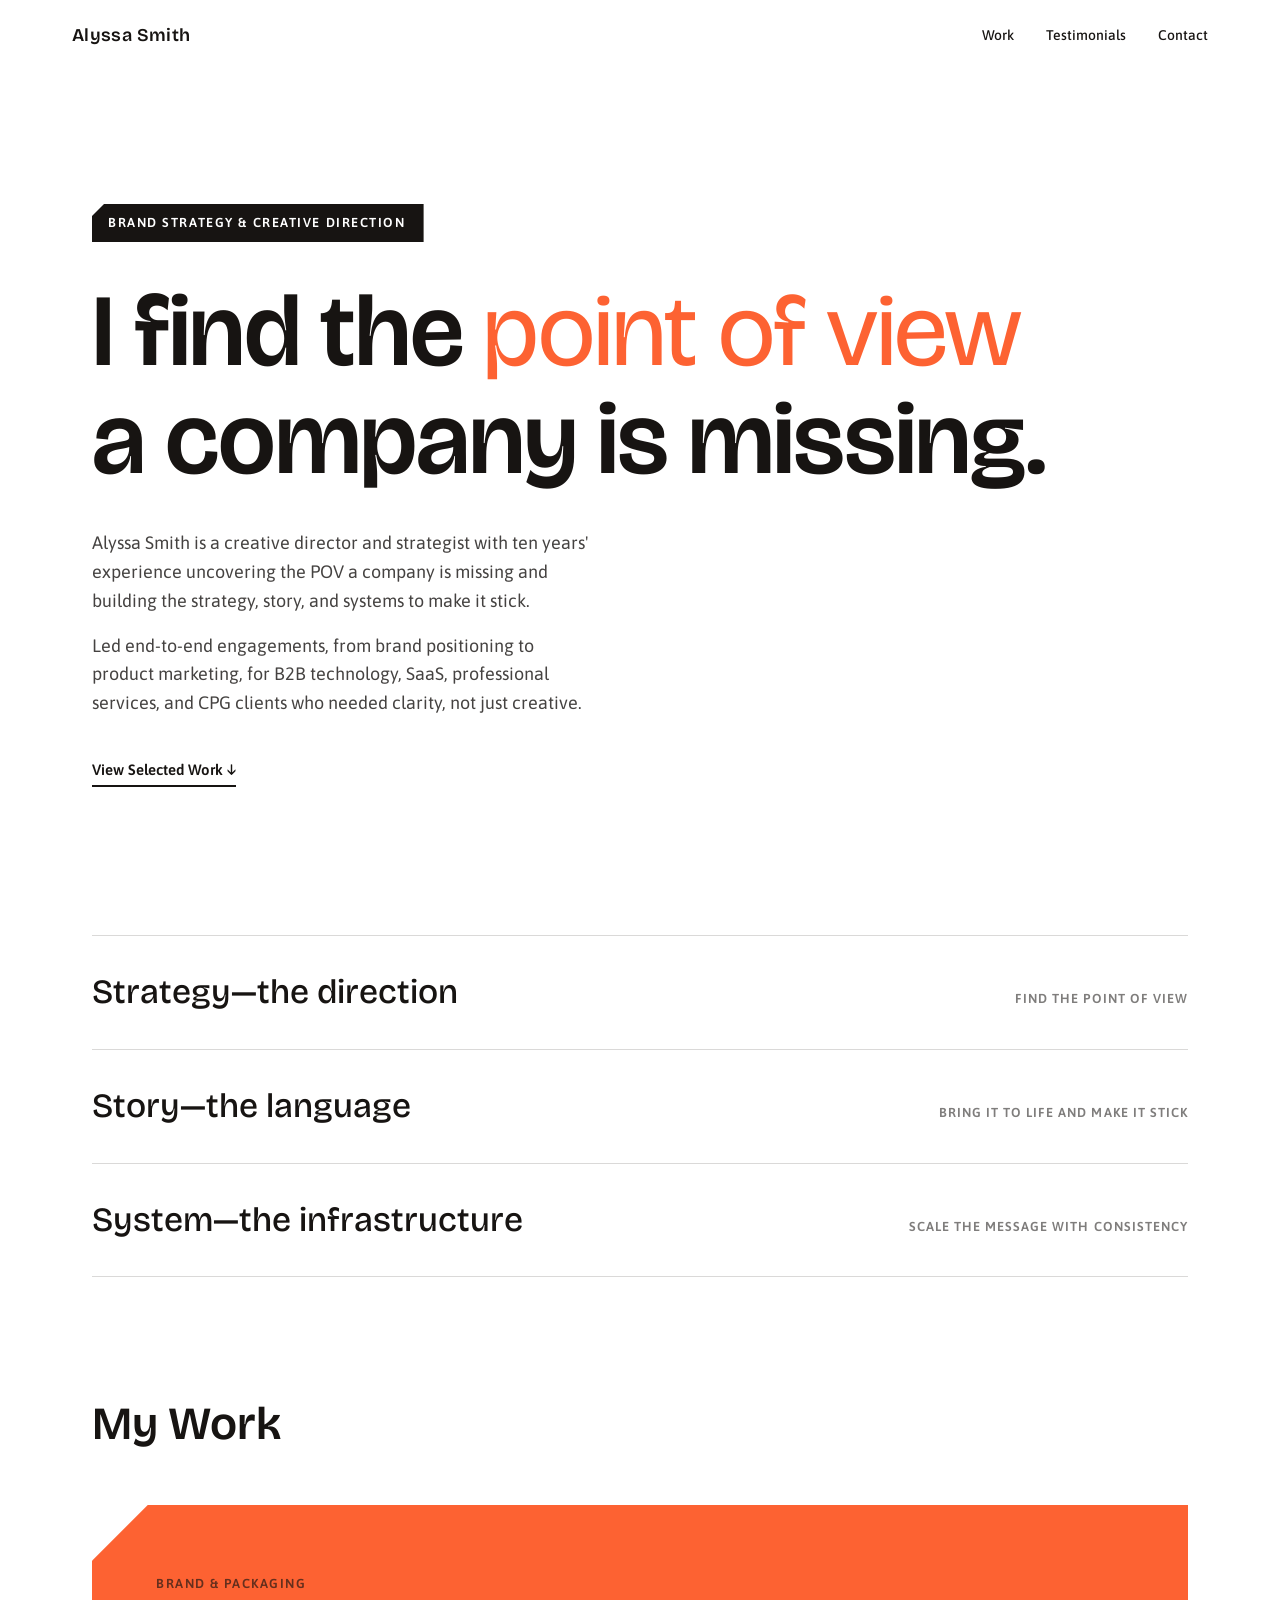
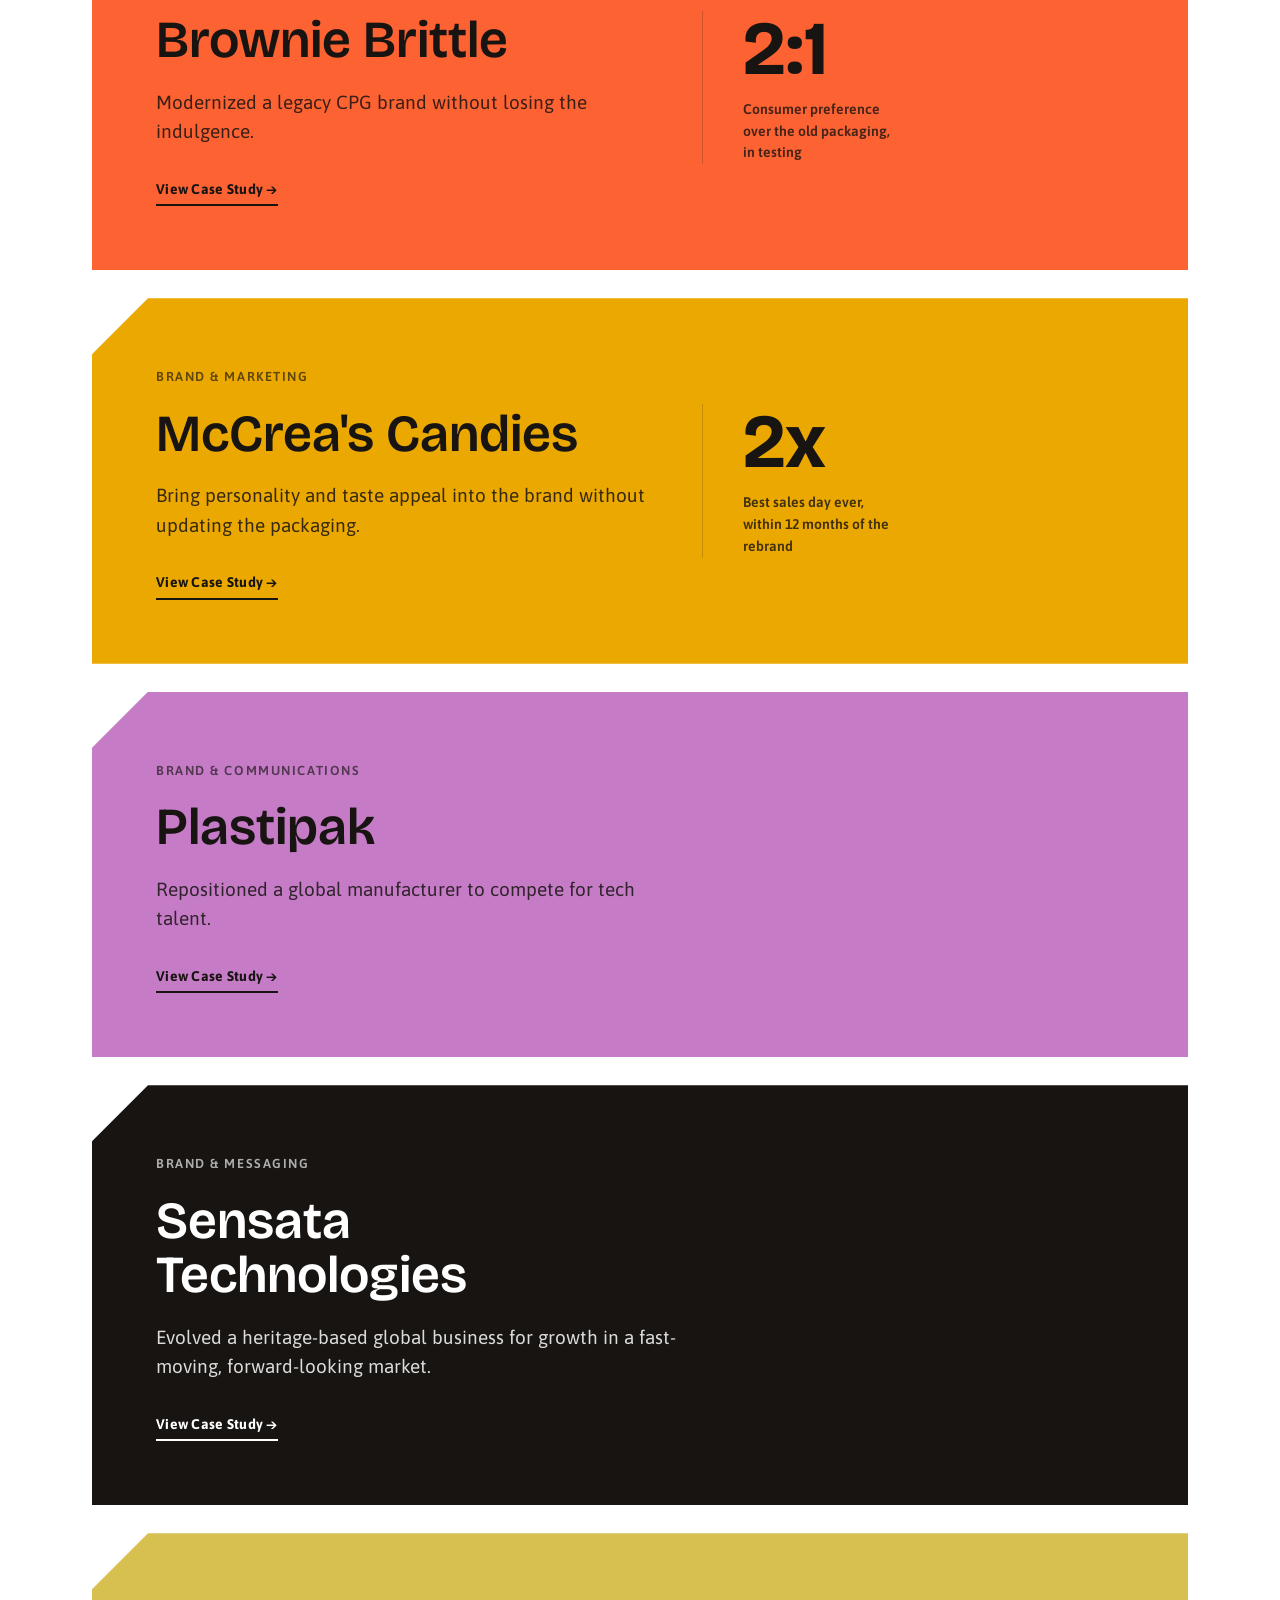
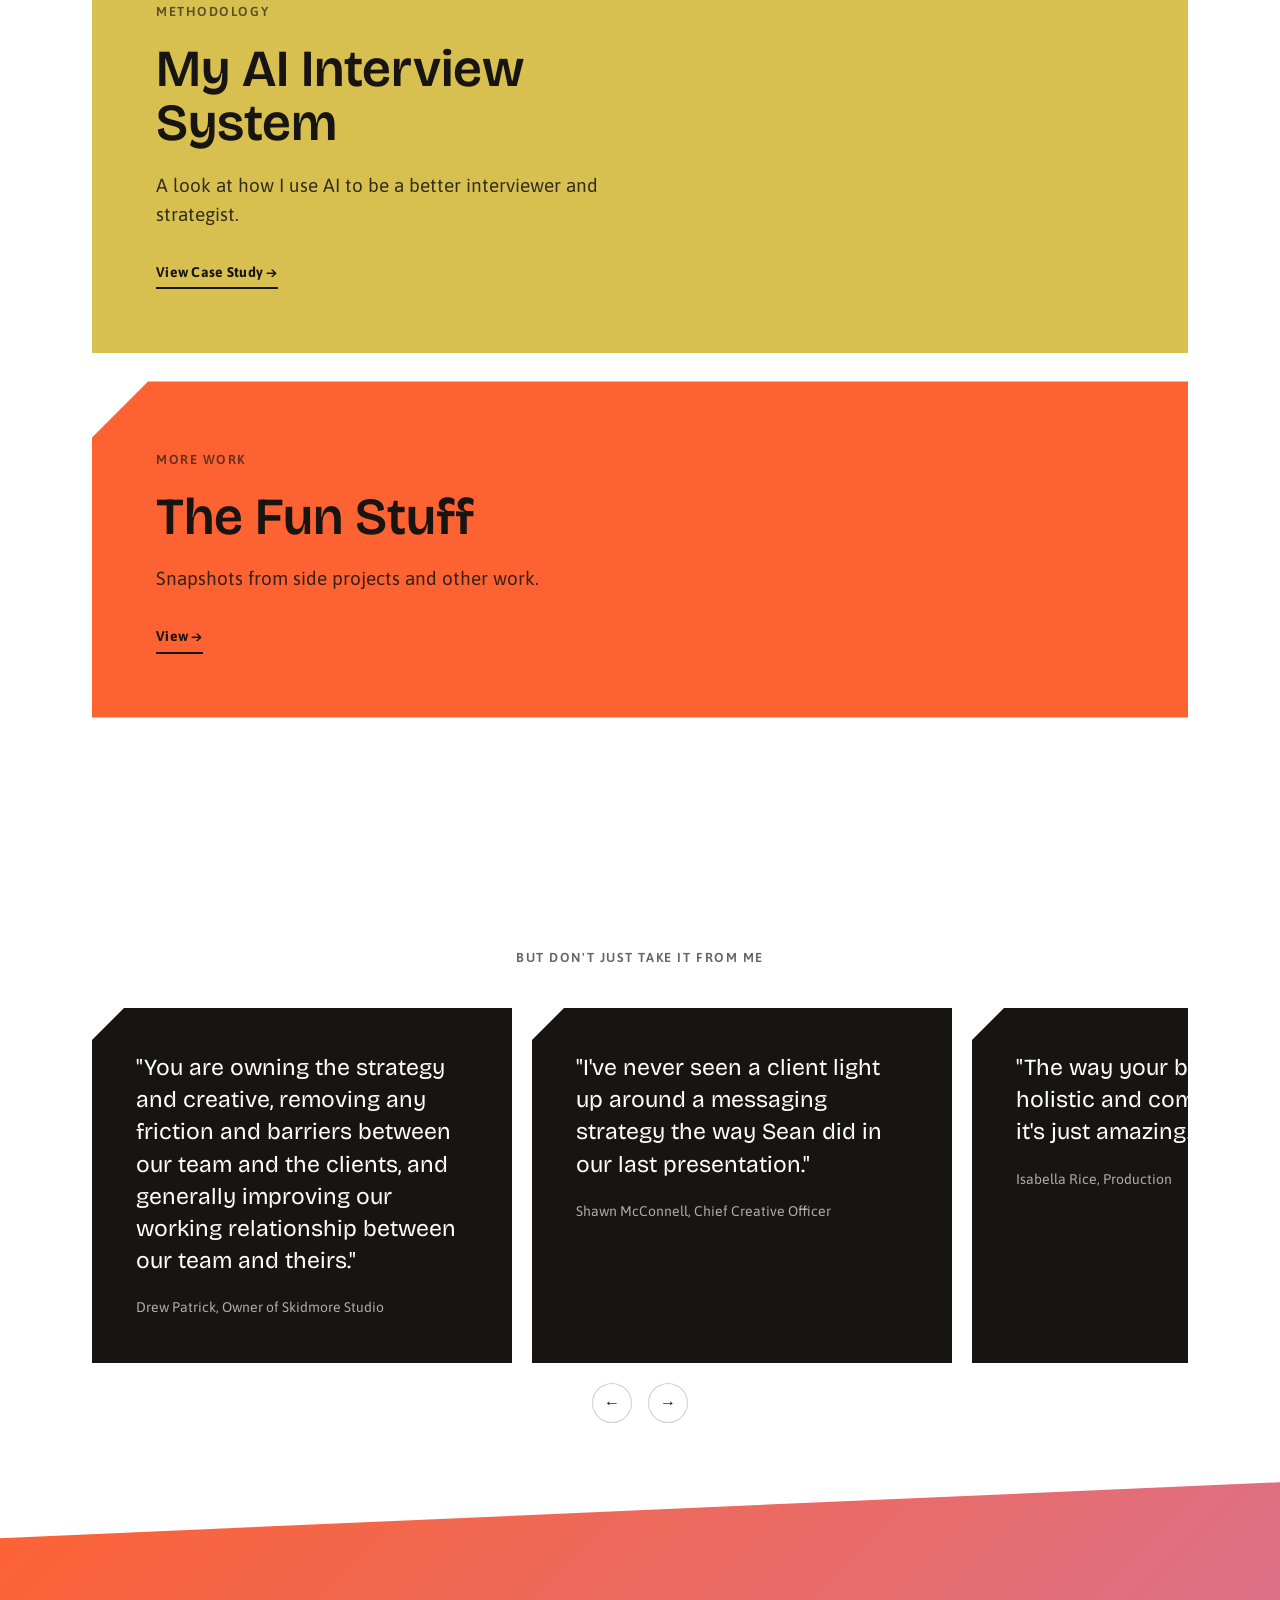
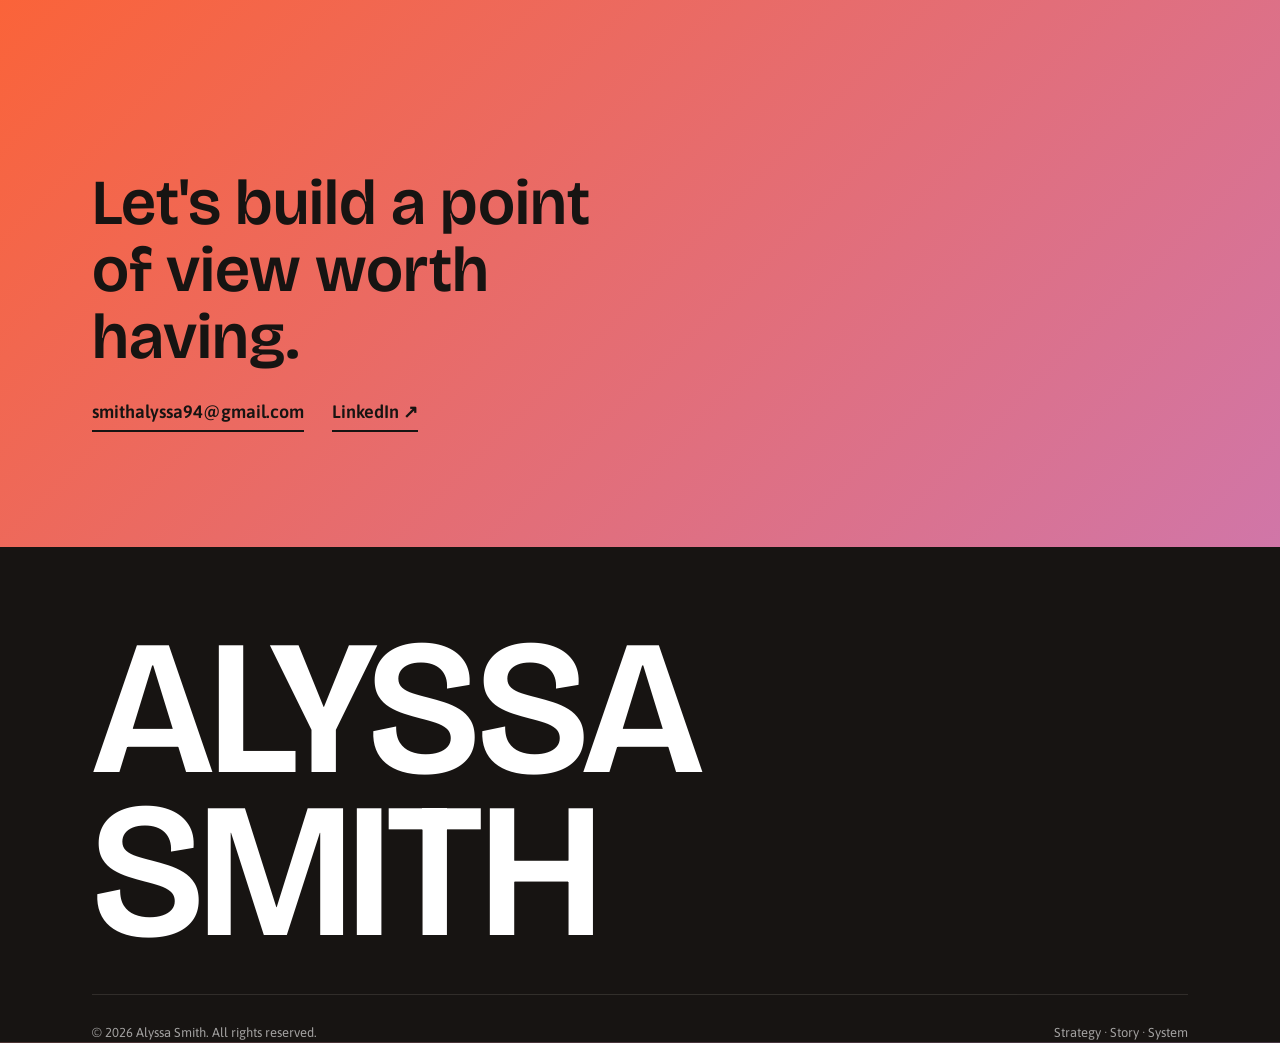
<file: index.html>
<!DOCTYPE html>
<html lang="en">
<head>
<meta charset="UTF-8">
<meta name="viewport" content="width=device-width, initial-scale=1.0">
<title>Alyssa Smith — Brand Strategy &amp; Creative Direction</title>
<meta name="description" content="I find the point of view a company is missing and build the strategy, story, and systems to make it stick.">
<link rel="preconnect" href="https://fonts.googleapis.com">
<link rel="preconnect" href="https://fonts.gstatic.com" crossorigin>
<link href="https://fonts.googleapis.com/css2?family=Bricolage+Grotesque:ital,opsz,wght@0,12..96,400..800;1,12..96,400..800&family=Asap:ital,wght@0,400..700;1,400..700&display=swap" rel="stylesheet">
<link rel="stylesheet" href="css/style.css">
</head>
<body>

<nav class="nav">
  <a href="#top" class="nav__name">Alyssa Smith</a>
  <ul class="nav__links">
    <li><a href="#work">Work</a></li>
    <li><a href="#testimonials">Testimonials</a></li>
    <li><a href="#contact">Contact</a></li>
  </ul>
</nav>

<main id="top">

  <!-- Hero -->
  <section class="hero wrap block block--paper">
    <p class="eyebrow hero__eyebrow card-cut">Brand Strategy &amp; Creative Direction</p>
    <h1 class="hero__statement">
      I find the <em>point of view</em><br>
      a company is missing<span class="hero__statement-mark">.</span>
    </h1>
    <div class="hero__bio">
      <p>Alyssa Smith is a creative director and strategist with ten years' experience uncovering the POV a company is missing and building the strategy, story, and systems to make it stick.</p>
      <p>Led end-to-end engagements, from brand positioning to product marketing, for B2B technology, SaaS, professional services, and CPG clients who needed clarity, not just creative.</p>
    </div>
    <a href="#work" class="hero__cta">View Selected Work ↓</a>
  </section>

  <!-- Strategy / Story / System rule list -->
  <section class="block block--paper">
    <div class="wrap rulelist">
      <div class="rulelist__row">
        <span class="rulelist__label">Strategy—the direction</span>
        <span class="rulelist__tag">Find the point of view</span>
      </div>
      <div class="rulelist__row">
        <span class="rulelist__label">Story—the language</span>
        <span class="rulelist__tag">Bring it to life and make it stick</span>
      </div>
      <div class="rulelist__row">
        <span class="rulelist__label">System—the infrastructure</span>
        <span class="rulelist__tag">Scale the message with consistency</span>
      </div>
    </div>
  </section>

  <!-- Selected Work -->
  <section id="work" class="block block--paper block--pad">
    <div class="wrap">
      <div class="section-head">
        <h2>My Work</h2>
      </div>

      <div class="work-grid">

        <a href="#" class="project-card project-card--split project-card--rust card-cut" data-project="brownie-brittle">
          <div class="project-card__main">
            <span class="eyebrow project-card__tag">Brand &amp; Packaging</span>
            <h3>Brownie Brittle</h3>
            <p>Modernized a legacy CPG brand without losing the indulgence.</p>
            <span class="project-card__link">View Case Study →</span>
          </div>
          <div class="project-card__stat">
            <span class="project-card__stat-number">2:1</span>
            <span class="project-card__stat-label">Consumer preference over the old packaging, in testing</span>
          </div>
        </a>

        <a href="#" class="project-card project-card--split project-card--gold card-cut" data-project="mccreas">
          <div class="project-card__main">
            <span class="eyebrow project-card__tag">Brand &amp; Marketing</span>
            <h3>McCrea's Candies</h3>
            <p>Bring personality and taste appeal into the brand without updating the packaging.</p>
            <span class="project-card__link">View Case Study →</span>
          </div>
          <div class="project-card__stat">
            <span class="project-card__stat-number">2x</span>
            <span class="project-card__stat-label">Best sales day ever, within 12 months of the rebrand</span>
          </div>
        </a>

        <a href="#" class="project-card project-card--plum card-cut" data-project="plastipak">
          <span class="eyebrow project-card__tag">Brand &amp; Communications</span>
          <h3>Plastipak</h3>
          <p>Repositioned a global manufacturer to compete for tech talent.</p>
          <span class="project-card__link">View Case Study →</span>
        </a>

        <a href="#" class="project-card project-card--ink card-cut" data-project="sensata">
          <span class="eyebrow project-card__tag">Brand &amp; Messaging</span>
          <h3>Sensata Technologies</h3>
          <p>Evolved a heritage-based global business for growth in a fast-moving, forward-looking market.</p>
          <span class="project-card__link">View Case Study →</span>
        </a>

        <a href="#" class="project-card project-card--olive card-cut" data-project="ai-interview-system">
          <span class="eyebrow project-card__tag">Methodology</span>
          <h3>My AI Interview System</h3>
          <p>A look at how I use AI to be a better interviewer and strategist.</p>
          <span class="project-card__link">View Case Study →</span>
        </a>

        <a href="projects/fun-stuff.html" class="project-card project-card--rust card-cut" data-nav="fun-stuff">
          <span class="eyebrow project-card__tag">More Work</span>
          <h3>The Fun Stuff</h3>
          <p>Snapshots from side projects and other work.</p>
          <span class="project-card__link">View →</span>
        </a>

      </div>
    </div>
  </section>

  <!-- Testimonials -->
  <section id="testimonials" class="block block--paper block--pad testimonials">
    <div class="wrap">
      <div class="testimonials__head">
        <p class="eyebrow">But Don't Just Take It From Me</p>
      </div>
      <div class="carousel" data-carousel>
        <div class="carousel__track testimonial-grid">

          <div class="testimonial card-cut">
            <p class="testimonial__quote">"You are owning the strategy and creative, removing any friction and barriers between our team and the clients, and generally improving our working relationship between our team and theirs."</p>
            <p class="testimonial__attr">Drew Patrick, Owner of Skidmore Studio</p>
          </div>

          <div class="testimonial card-cut">
            <p class="testimonial__quote">"I've never seen a client light up around a messaging strategy the way Sean did in our last presentation."</p>
            <p class="testimonial__attr">Shawn McConnell, Chief Creative Officer</p>
          </div>

          <div class="testimonial card-cut">
            <p class="testimonial__quote">"The way your brain works, holistic and comprehensive, it's just amazing."</p>
            <p class="testimonial__attr">Isabella Rice, Production</p>
          </div>

          <div class="testimonial card-cut">
            <p class="testimonial__quote">"You really do run a tight ship, it makes being on your projects so easy and lovely."</p>
            <p class="testimonial__attr">Sarah Johnson, Senior Designer</p>
          </div>

        </div>
        <div class="carousel-nav testimonial-nav">
          <button type="button" class="carousel-nav__btn" data-carousel-prev aria-label="Previous testimonial">←</button>
          <button type="button" class="carousel-nav__btn" data-carousel-next aria-label="Next testimonial">→</button>
        </div>
      </div>
    </div>
  </section>

  <!-- Contact / Footer -->
  <footer id="contact" class="block block--gradient block--cut">
    <div class="wrap block--pad contact">
      <h2>Let's build a point of view worth having.</h2>
      <div class="contact__links">
        <a href="mailto:smithalyssa94@gmail.com">smithalyssa94@gmail.com</a>
        <a href="https://www.linkedin.com/in/alyssa-smith-50216ab2/" target="_blank" rel="noopener">LinkedIn ↗</a>
      </div>
    </div>

    <div class="block block--ink footer">
      <div class="wrap">
        <div class="footer__wordmark">ALYSSA<br>SMITH</div>
        <div class="footer__bottom">
          <span>© 2026 Alyssa Smith. All rights reserved.</span>
          <span>Strategy · Story · System</span>
        </div>
      </div>
    </div>
  </footer>

</main>

<!-- Password gate modal -->
<div class="gate" id="gate">
  <div class="gate__panel card-cut">
    <button class="gate__close" id="gateClose" aria-label="Close">&times;</button>
    <h3>This case study is password-protected.</h3>
    <p>Reach out if you'd like access.</p>
    <form class="gate__form" id="gateForm">
      <input type="password" class="gate__input" id="gateInput" placeholder="Password" autocomplete="off">
      <button type="submit" class="gate__submit">Enter</button>
    </form>
    <p class="gate__error" id="gateError">That's not it — try again.</p>
  </div>
</div>

<script src="js/carousel.js"></script>
<script src="js/main.js"></script>
</body>
</html>
</file>
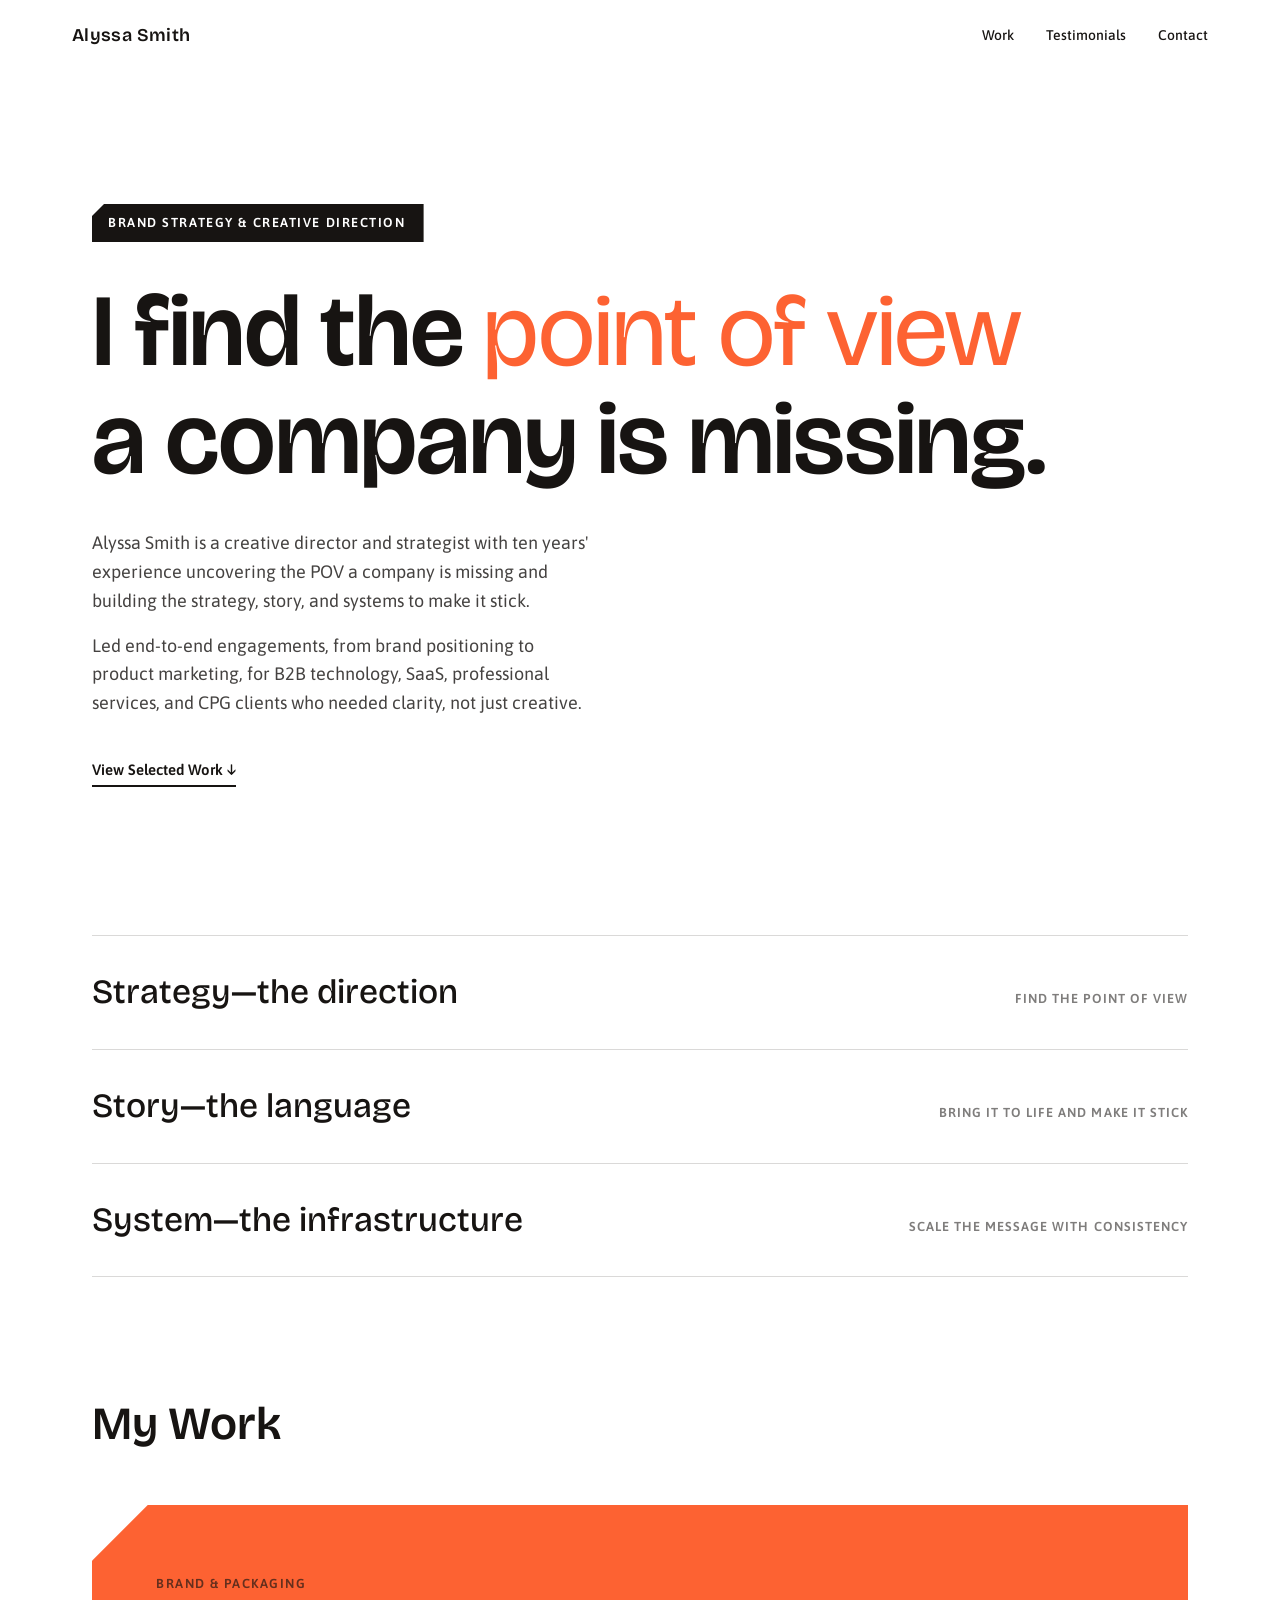
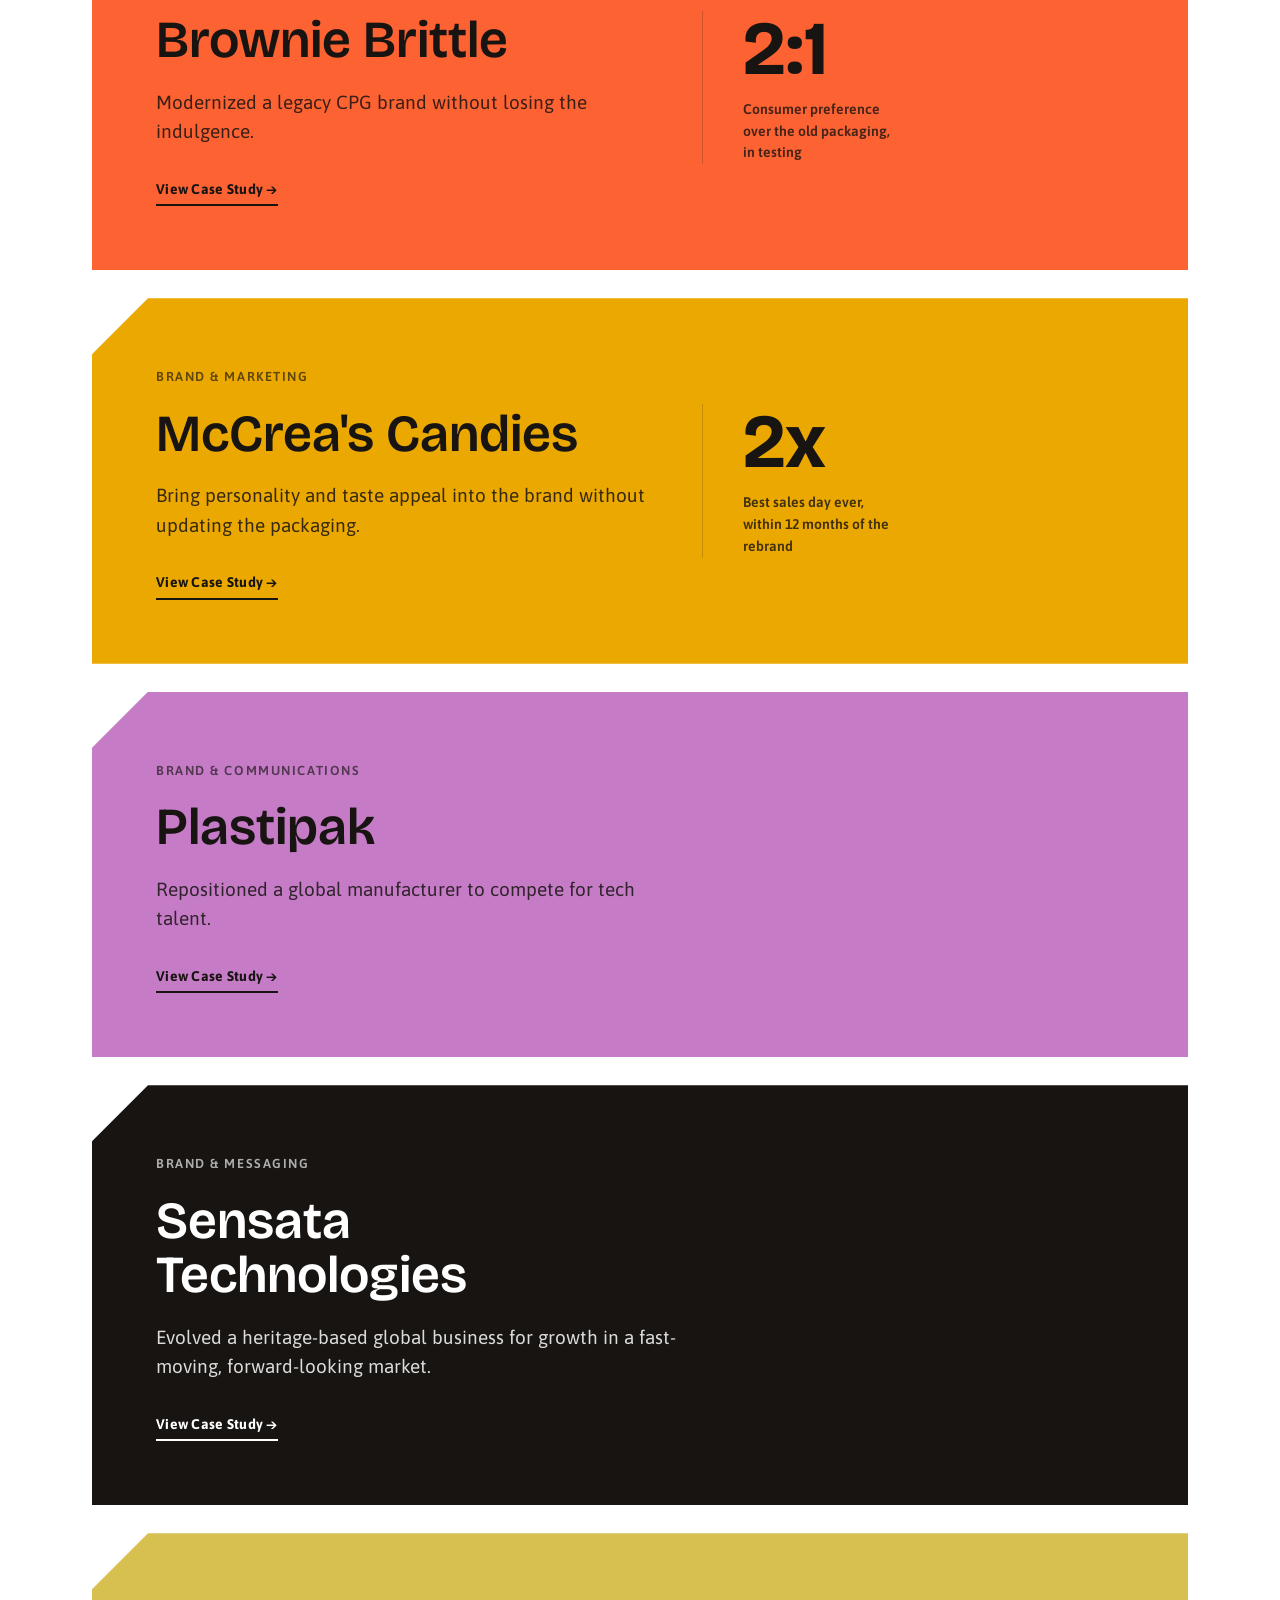
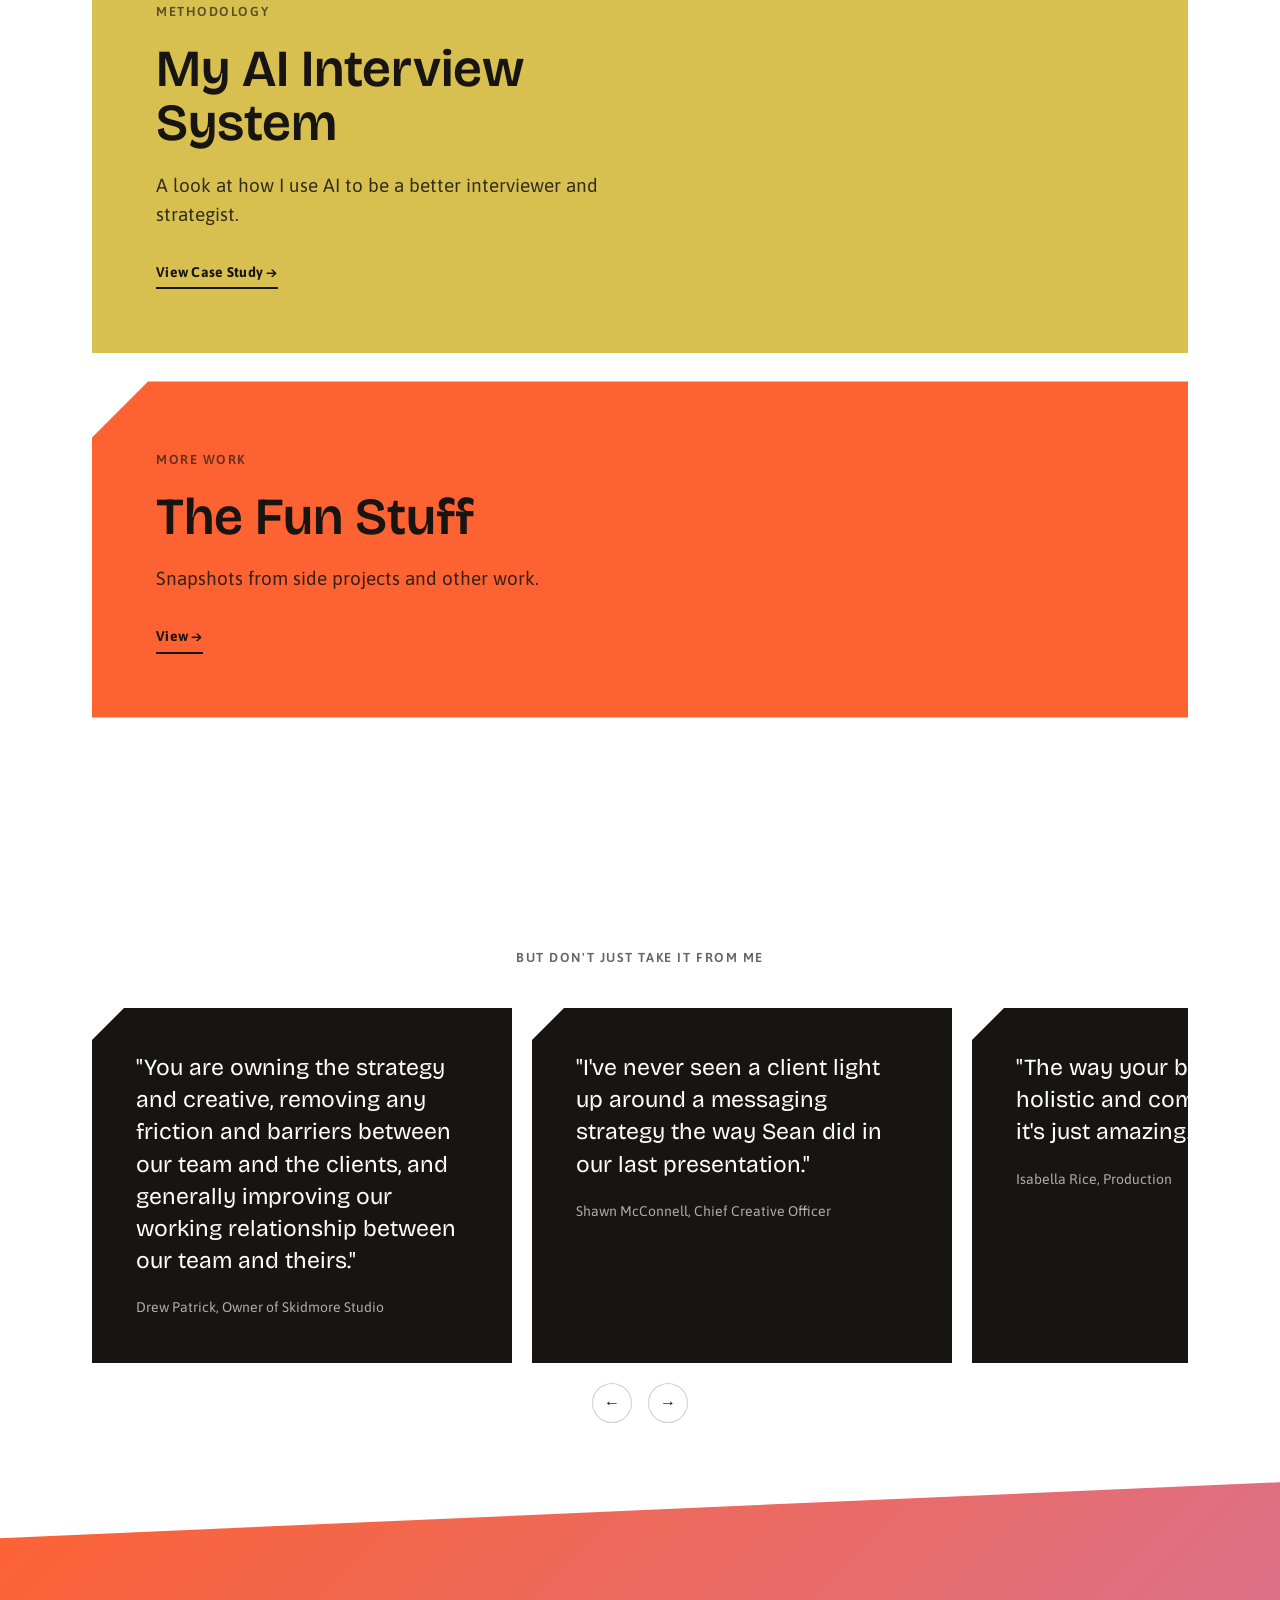
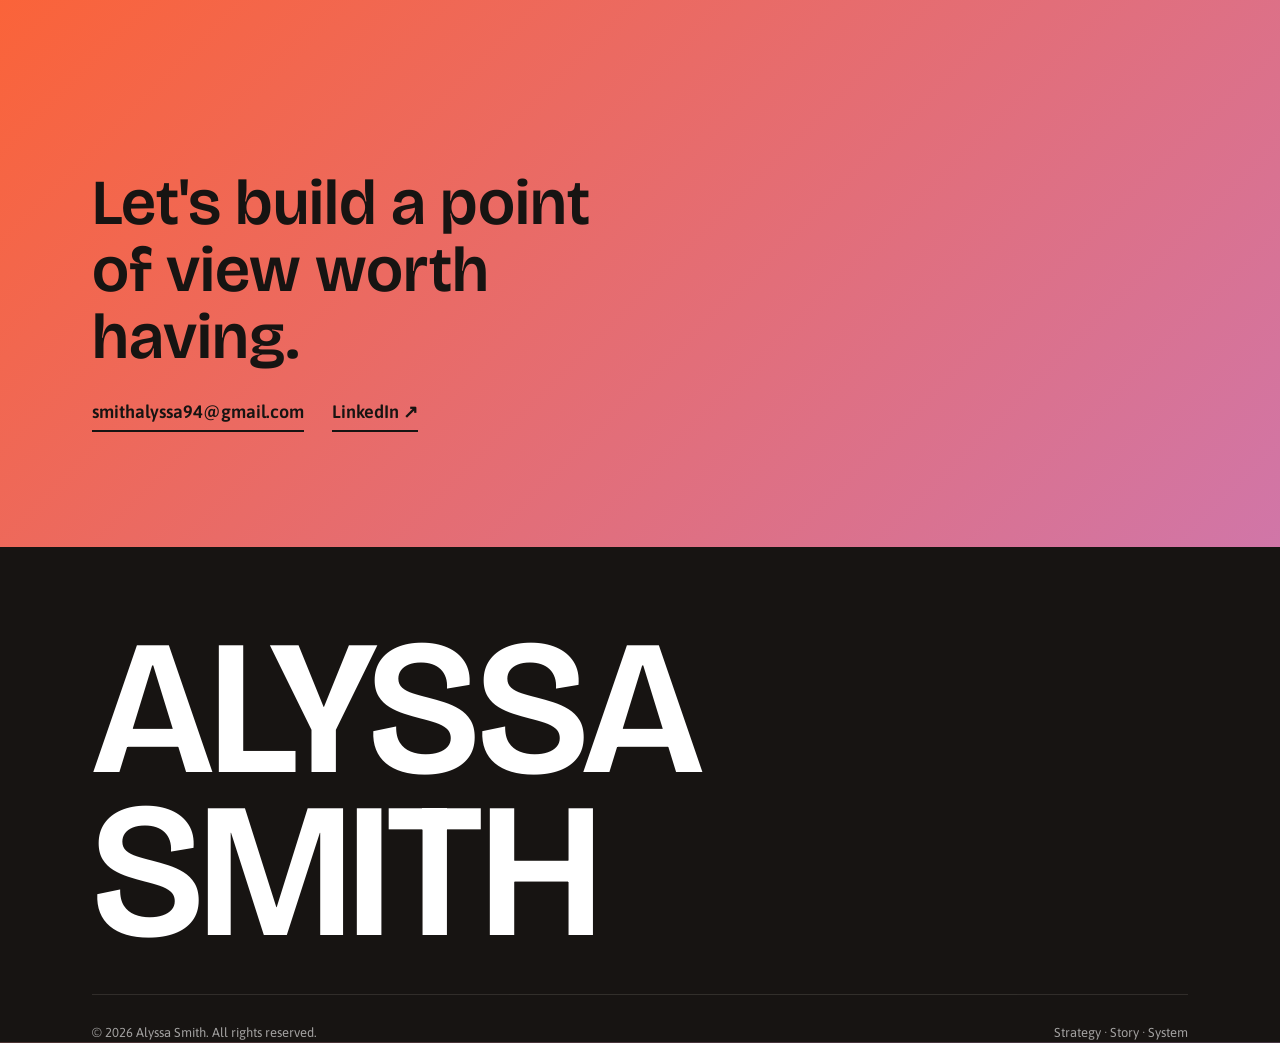
<file: ai-interview-system.html>
<!DOCTYPE html>
<html lang="en">
<head>
<script src="../js/guard.js"></script>
<meta charset="UTF-8">
<meta name="viewport" content="width=device-width, initial-scale=1.0">
<title>My AI Interview System — Alyssa Smith</title>
<meta name="description" content="A look at how I use AI to be a better interviewer and strategist.">
<link rel="preconnect" href="https://fonts.googleapis.com">
<link rel="preconnect" href="https://fonts.gstatic.com" crossorigin>
<link href="https://fonts.googleapis.com/css2?family=Bricolage+Grotesque:ital,opsz,wght@0,12..96,400..800;1,12..96,400..800&family=Asap:ital,wght@0,400..700;1,400..700&display=swap" rel="stylesheet">
<link rel="stylesheet" href="../css/style.css">
<link rel="stylesheet" href="../css/case-study.css">
</head>
<body style="--case-accent: var(--olive);">

<nav class="nav">
  <a href="../index.html" class="nav__name">Alyssa Smith</a>
  <ul class="nav__links">
    <li><a href="../index.html#work">Work</a></li>
    <li><a href="../index.html#testimonials">Testimonials</a></li>
    <li><a href="../index.html#contact">Contact</a></li>
  </ul>
</nav>

<main>

  <header class="case-hero wrap block block--olive block--pad">
    <a href="../index.html" class="case-hero__back">← Back to Homepage</a>
    <div class="case-hero__meta">
      <span>How I Work With AI</span>
      <span>Methodology</span>
    </div>
    <h1>My AI Interview System</h1>
    <div class="case-hero__img">
      <div class="process-diagram card-cut">
        <div class="process-diagram__head">
          <h3>Stakeholder Discovery Interviews</h3>
        </div>
        <div class="process-diagram__grid">

          <div class="process-diagram__col">
            <span class="process-diagram__num">01</span>
            <h4>Set the<br>Foundation</h4>
            <p class="process-diagram__when">Once per engagement</p>
            <ul class="process-diagram__lines">
              <li>Absorb all existing research and discovery materials</li>
              <li>Build a tracker for participants and emerging patterns</li>
              <li>Create a standardized post-interview template</li>
            </ul>
            <div class="process-diagram__handoff">
              <span class="process-diagram__handoff-label">Hands off</span>
              <span class="process-diagram__handoff-item">Tracker, template, phase groupings</span>
            </div>
          </div>

          <div class="process-diagram__col">
            <span class="process-diagram__num">02</span>
            <h4>Build the<br>Guides</h4>
            <p class="process-diagram__when">Per phase</p>
            <ul class="process-diagram__lines">
              <li>Review research to shape the questions</li>
              <li>Set universal probes — what we're trying to learn across all calls</li>
              <li>Add 3–6 unique questions per person based on role/responsibilities</li>
              <li>Write a global opening and closing for every call</li>
            </ul>
            <div class="process-diagram__handoff">
              <span class="process-diagram__handoff-label">Hands off</span>
              <span class="process-diagram__handoff-item">One interview guide per person</span>
            </div>
          </div>

          <div class="process-diagram__col">
            <span class="process-diagram__num">03</span>
            <h4>Run the<br>Call</h4>
            <p class="process-diagram__when">Per interview</p>
            <ul class="process-diagram__lines">
              <li>Let the conversation lead — follow their framing</li>
              <li>Capture exact words — quotes are data, paraphrases are interpretation</li>
              <li>Record the full conversation</li>
              <li>Synthesis happens after the call</li>
            </ul>
            <div class="process-diagram__handoff">
              <span class="process-diagram__handoff-label">Captures</span>
              <span class="process-diagram__handoff-item">Verbatim quotes, notes, transcript</span>
            </div>
          </div>

          <div class="process-diagram__col">
            <span class="process-diagram__num">04</span>
            <h4>Process<br>Immediately</h4>
            <p class="process-diagram__when">Right after each call</p>
            <ul class="process-diagram__lines">
              <li>Fires as a single sequence the moment the call ends</li>
              <li>Archive full notes and transcript before any interpretation</li>
              <li>Update the tracker with new emerging patterns</li>
            </ul>
            <div class="process-diagram__handoff">
              <span class="process-diagram__handoff-label">Produces</span>
              <span class="process-diagram__handoff-item">Archived source material</span>
              <span class="process-diagram__handoff-item">Post-interview summary</span>
              <span class="process-diagram__handoff-item">Updated emerging patterns</span>
            </div>
          </div>

          <div class="process-diagram__col">
            <span class="process-diagram__num">05</span>
            <h4>Listen for<br>Patterns</h4>
            <p class="process-diagram__when">Ongoing</p>
            <p class="process-diagram__lines-intro">Four categories across the full interview set:</p>
            <div class="process-diagram__lens">
              <span class="process-diagram__pip"></span>
              <span class="process-diagram__lens-title">Language convergence</span>
              <span class="process-diagram__lens-desc">— same words, unprompted</span>
            </div>
            <div class="process-diagram__lens">
              <span class="process-diagram__pip"></span>
              <span class="process-diagram__lens-title">Proof library</span>
              <span class="process-diagram__lens-desc">— stories that keep surfacing</span>
            </div>
            <div class="process-diagram__lens">
              <span class="process-diagram__pip"></span>
              <span class="process-diagram__lens-title">Credibility gaps</span>
              <span class="process-diagram__lens-desc">— where organic language stops short</span>
            </div>
            <div class="process-diagram__lens">
              <span class="process-diagram__pip"></span>
              <span class="process-diagram__lens-title">Divergence signals</span>
              <span class="process-diagram__lens-desc">— org doesn't sound like the strategy</span>
            </div>
            <div class="process-diagram__handoff">
              <span class="process-diagram__handoff-label">Feeds</span>
              <span class="process-diagram__handoff-item">Synthesis deliverable (downstream)</span>
            </div>
          </div>

        </div>
      </div>
    </div>
  </header>

  <section class="block block--paper block--cut block--pad">
    <div class="wrap case-problem">
      <p class="case-section-label">The Problem</p>
      <p>Stakeholder and internal interviews are where the real insights live — and they're brutal to manage at scale.</p>
      <p>The traditional trade-off: take detailed notes and lose presence in the room, or stay present and lose the granular language that matters when you're writing the messaging architecture in six weeks. With AI as my notetaker, I'm able to stay present in the conversation and build a searchable repository of business context for later.</p>
    </div>
  </section>

  <section class="block block--paper block--pad">
    <div class="wrap case-rundown">
      <p class="case-section-label">The Rundown</p>
      <ul>
        <li>Full-lifecycle interview workflow</li>
        <li>Claude Desktop + Granola + Obsidian</li>
        <li>Pre-interview research reads</li>
        <li>Thesis-blind question generation</li>
        <li>Structured post-call processing</li>
        <li>Four-lens synthesis framework</li>
      </ul>
    </div>
  </section>

  <section class="block block--paper block--pad">
    <div class="wrap">
      <p class="case-section-label">The Thinking</p>
      <div class="case-thinking">
        <p>The interviews are the most important part of a brand engagement — the language people reach for, the stories they tell unprompted, the moment someone says the thing that changes the whole framework. I didn't want to miss that because I was writing notes. AI handles the admin so I can stay in the conversation, and the structured processing means nothing gets lost between the interview and the deliverable.</p>
      </div>
    </div>
  </section>

  <section class="block block--paper block--pad">
    <div class="wrap">
      <p class="case-section-label">The Work</p>

      <div class="case-work__item">
        <h3>Pre-Interview</h3>
        <p>Within the skill, Claude organizes all interviewees and does some early research on the industry, organization, and the person I'm interviewing, then generates questions based on that information. Claude reads everything already in the vault — competitive audits, prior interview notes, strategic briefs — and generates questions grounded in what's known. The point is to go in sharp, not open-ended-for-the-sake-of-it. And the whole system is thesis-blind: if the working thesis uses a phrase, that phrase never comes out of the interviewer's mouth. Every question is a listening device, not a leading one.</p>
      </div>

      <div class="case-work__item">
        <h3>In-Call</h3>
        <p>Granola captures the transcript, which means my notes in the room are freed up for the things a transcript can't capture — energy shifts, body language, the moment someone leans in or pulls back, the thing they almost said and didn't. That's where the real signal is, and you lose it if you're heads-down writing.</p>
      </div>

      <div class="case-work__item">
        <h3>Post-Call Processing</h3>
        <p>I establish the themes/ideas to look for when setting up the project, and after each interview Claude reads the Granola transcript then documents and organizes things like impactful quotes, proof points, divergence signals, etc. This is documented in Obsidian so I can search and reference later as well. The template forces rigor — every interview gets the same treatment whether it's interview three or interview thirty-three.</p>
      </div>
    </div>
  </section>

  <section class="case-result block block--olive block--cut block--pad">
    <div class="wrap">
      <p class="case-section-label">The Result</p>
      <p class="case-result__kicker">The system runs on Claude Desktop with Filesystem and Granola MCP integrations. The skill architecture, question generation logic, and processing templates are original work.</p>
    </div>
  </section>

  <footer id="contact" class="block block--gradient block--cut">
    <div class="wrap block--pad contact">
      <a href="../index.html#work" class="case-hero__back">← Back to Selected Work</a>
      <h2 style="margin-top: 24px;">Let's build a point of view worth having.</h2>
      <div class="contact__links">
        <a href="mailto:smithalyssa94@gmail.com">smithalyssa94@gmail.com</a>
        <a href="https://www.linkedin.com/in/alyssa-smith-50216ab2/" target="_blank" rel="noopener">LinkedIn ↗</a>
      </div>
    </div>

    <div class="block block--ink footer">
      <div class="wrap">
        <div class="footer__wordmark">ALYSSA<br>SMITH</div>
        <div class="footer__bottom">
          <span>© 2026 Alyssa Smith. All rights reserved.</span>
          <span>Strategy · Story · System</span>
        </div>
      </div>
    </div>
  </footer>

</main>

</body>
</html>
</file>
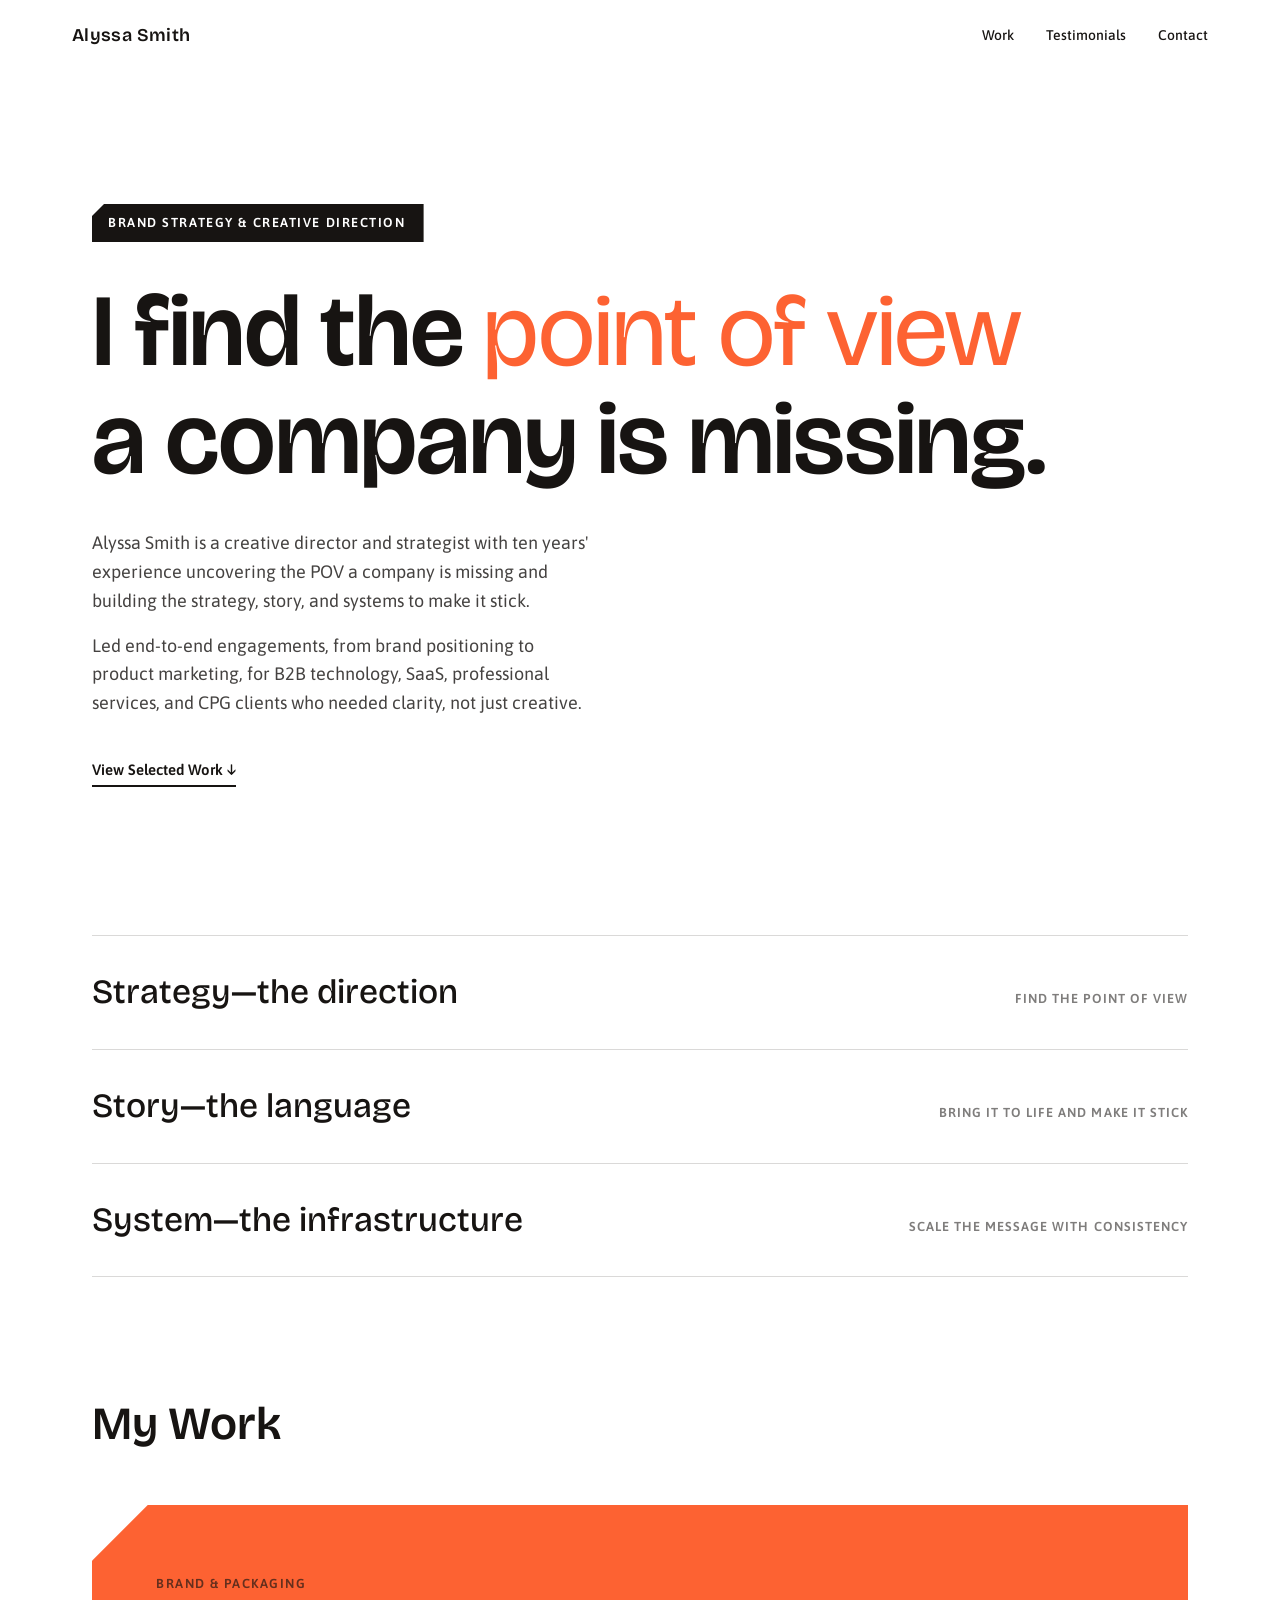
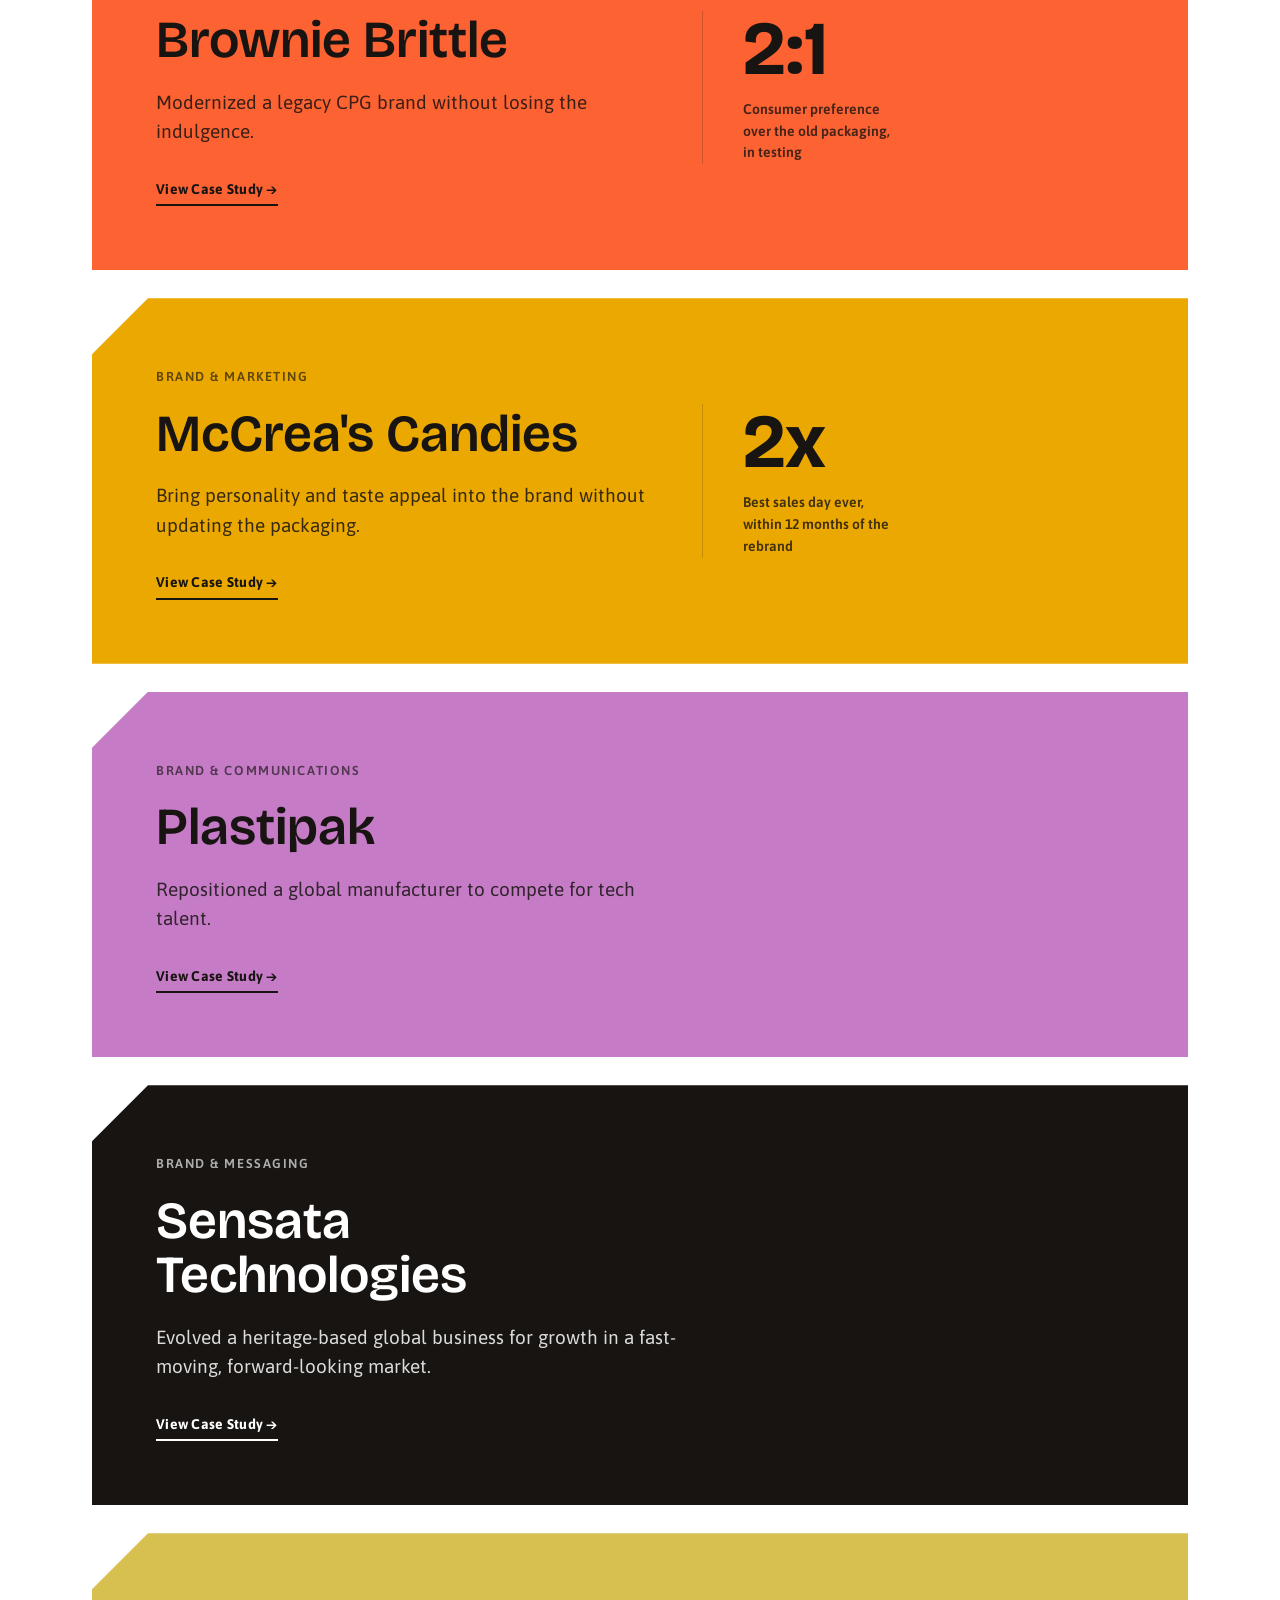
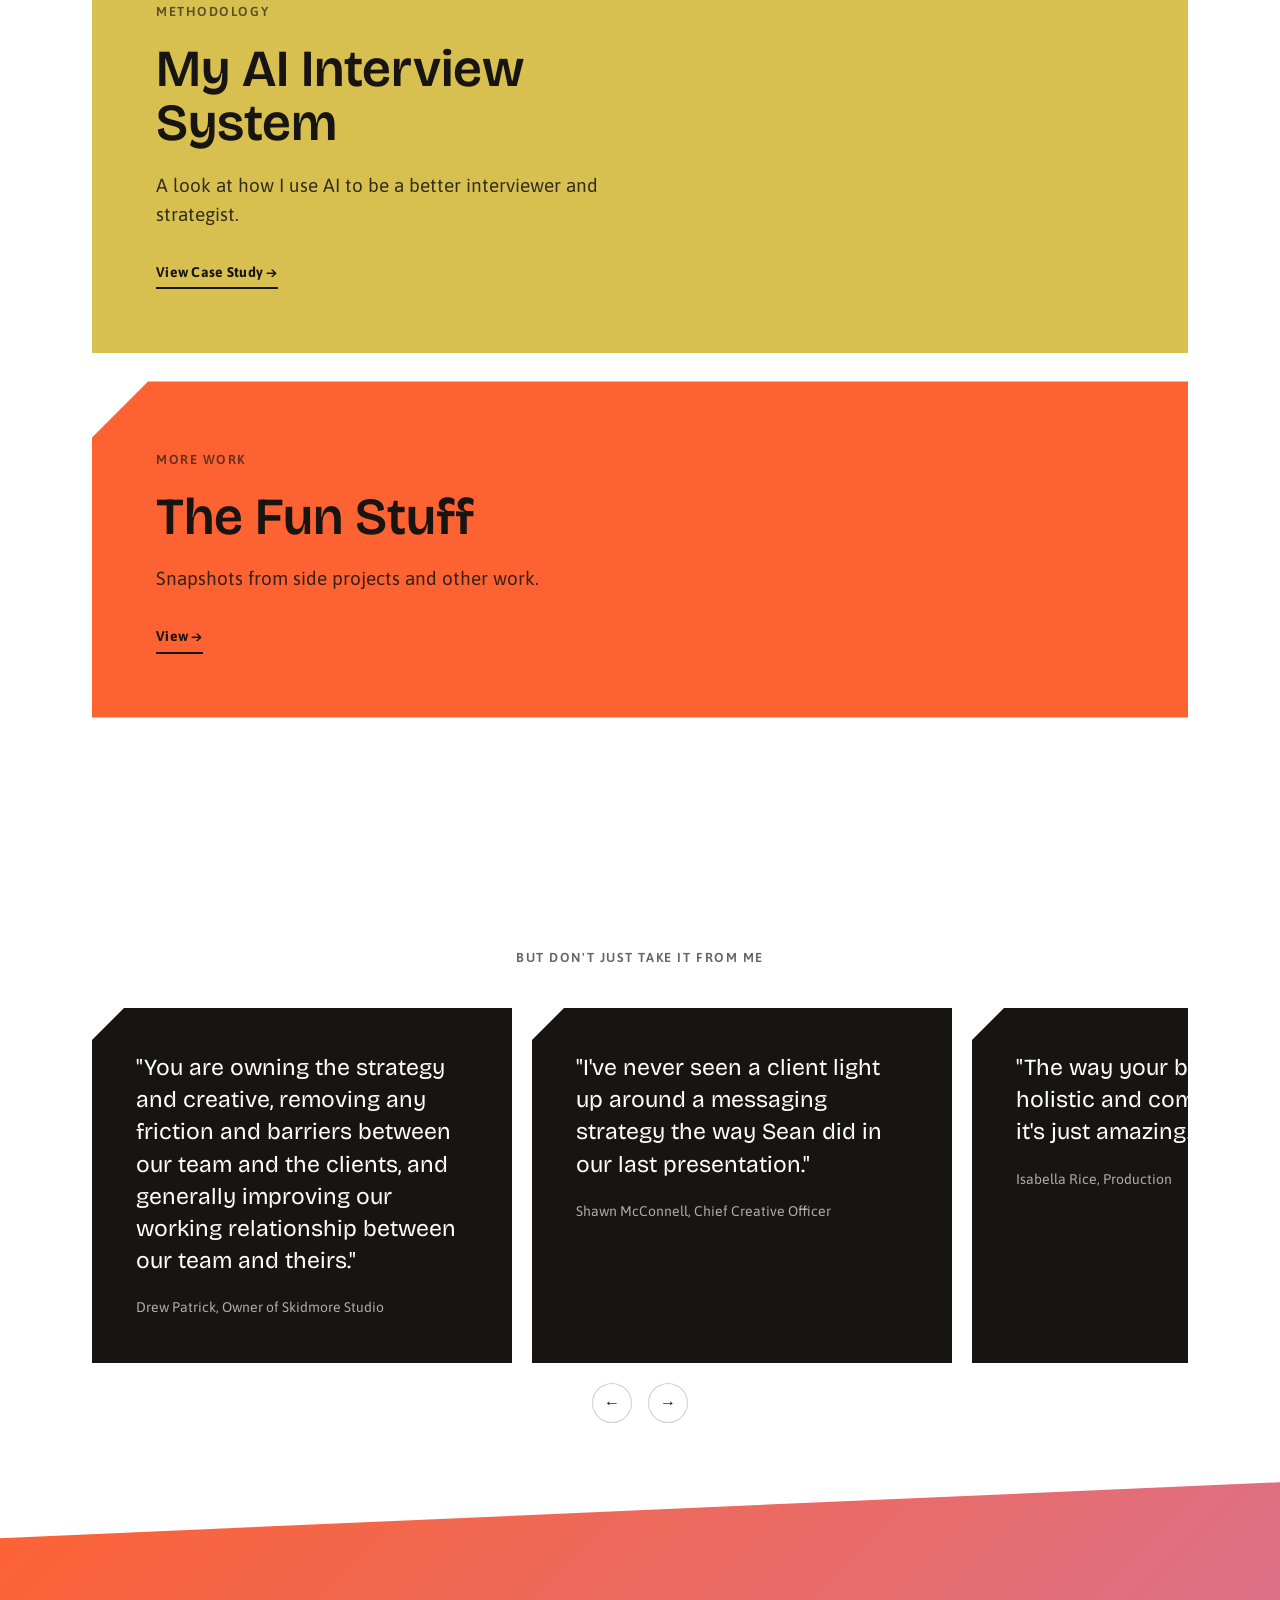
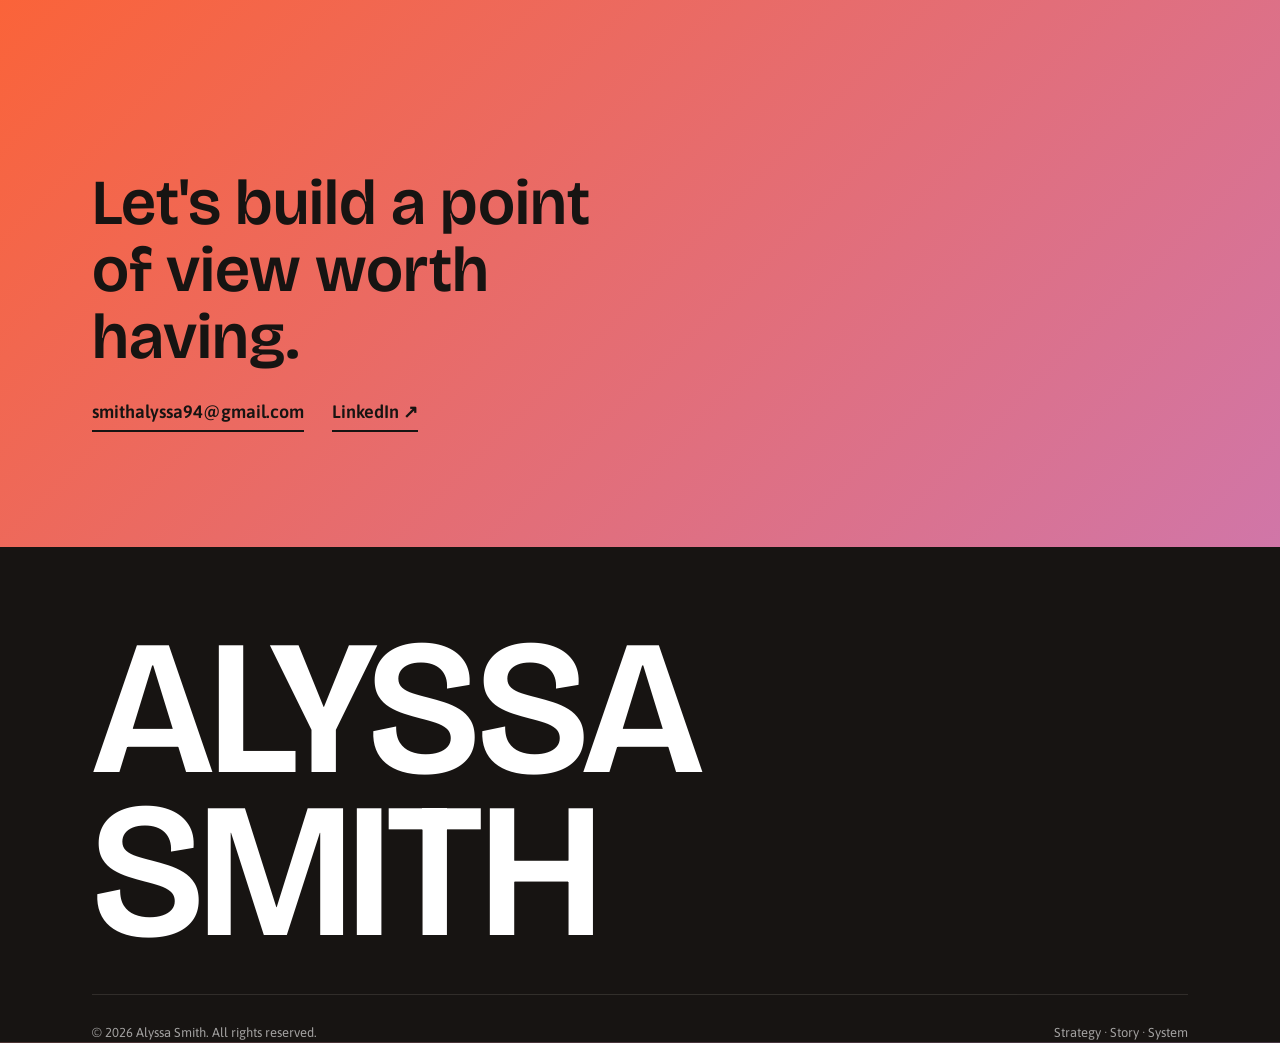
<file: brownie-brittle.html>
<!DOCTYPE html>
<html lang="en">
<head>
<script src="../js/guard.js"></script>
<meta charset="UTF-8">
<meta name="viewport" content="width=device-width, initial-scale=1.0">
<title>Brownie Brittle — Alyssa Smith</title>
<meta name="description" content="Modernized a legacy CPG brand without losing the indulgence. 2:1 consumer preference.">
<link rel="preconnect" href="https://fonts.googleapis.com">
<link rel="preconnect" href="https://fonts.gstatic.com" crossorigin>
<link href="https://fonts.googleapis.com/css2?family=Bricolage+Grotesque:ital,opsz,wght@0,12..96,400..800;1,12..96,400..800&family=Asap:ital,wght@0,400..700;1,400..700&display=swap" rel="stylesheet">
<link rel="stylesheet" href="../css/style.css">
<link rel="stylesheet" href="../css/case-study.css">
</head>
<body style="--case-accent: var(--rust);">

<nav class="nav">
  <a href="../index.html" class="nav__name">Alyssa Smith</a>
  <ul class="nav__links">
    <li><a href="../index.html#work">Work</a></li>
    <li><a href="../index.html#testimonials">Testimonials</a></li>
    <li><a href="../index.html#contact">Contact</a></li>
  </ul>
</nav>

<main>

  <header class="case-hero wrap block block--rust block--pad">
    <a href="../index.html" class="case-hero__back">← Back to Homepage</a>
    <div class="case-hero__meta">
      <span>Brand &amp; Packaging</span>
      <span>ACD &amp; Brand Strategist</span>
    </div>
    <h1>Brownie Brittle</h1>
    <div class="case-hero__img">
      <img src="../images/projects/work/brownie-brittle-photography.jpg" alt="Brownie Brittle packaging before and after redesign">
    </div>
  </header>

  <section class="block block--paper block--cut block--pad">
    <div class="wrap case-problem">
      <p class="case-section-label">The Problem</p>
      <p>Brownie Brittle had a loyal following and a product people genuinely loved—a thin, crispy, indulgent, and distinct snack in an aisle full of sameness.</p>
      <p>The packaging was getting lost on shelf, keeping Brownie Brittle a cult favorite instead of reaching its next generation of fans.</p>
    </div>
  </section>

  <section class="block block--paper block--pad">
    <div class="wrap case-rundown">
      <p class="case-section-label">The Rundown</p>
      <ul>
        <li>Creative direction</li>
        <li>Competitive audit</li>
        <li>Brand strategy and positioning</li>
        <li>Audience identification</li>
        <li>Voice and messaging</li>
        <li>Packaging architecture</li>
        <li>Packaging copywriting</li>
        <li>Product photoshoot direction</li>
      </ul>
    </div>
  </section>

  <section class="block block--paper block--pad">
    <div class="wrap">
      <p class="case-section-label">The Thinking</p>
      <div class="case-thinking">
        <p>Brownie Brittle is a singular thing in the snack aisle—not a chip, not a cookie, not a health play—and the brand language needed to capture that in as few words as possible. We needed an evocative shorthand. Something that would get someone to understand what this is, what it feels like to eat it, and why they want it. After rigorous qualitative and quantitative testing, "Thin. Crispy. Crunchy." was shown to evoke the curiosity and cravability in new and existing consumers.</p>
      </div>
    </div>
  </section>

  <section class="block block--paper block--pad">
    <div class="wrap">
      <p class="case-section-label">The Work</p>

      <div class="case-work__item">
        <h3>Brand Positioning</h3>
        <p>The category defaults to either health-claim earnestness or generic indulgence copy. We went somewhere else entirely. We used visuals and tight, evocative copy ("Delish down to the crumbs") to communicate that it's hip to be square in the cookie aisle.</p>
        <div class="case-work__img"><img src="../images/projects/work/brownie-brittle-architecture.jpg" alt="Three Brownie Brittle flavor packages side by side"></div>
      </div>

      <div class="case-work__item">
        <h3>Messaging Architecture</h3>
        <p>The updated packaging architecture stays true to the original while emphasizing what people look for on the shelf: flavor cues.</p>
        <div class="case-work__img"><img src="../images/projects/work/brownie-brittle-positioning.jpg" alt="Brownie Brittle seasonal and limited-edition packaging lineup"></div>
        <div class="case-work__img"><img src="../images/projects/work/brownie-brittle-messaging.jpg" alt="Brownie Brittle billboard reading Whoa That's Crisp"></div>
      </div>

      <div class="case-work__item">
        <h3>Product Photography</h3>
        <p>The old photography was informational. The new direction was sensory — close-up texture, visible crunch, the kind of shot that makes you reach for the bag before you've read a single word. We focused on the sharp corners and square shape to differentiate in an aisle dominated by circles.</p>
        <div class="case-work__img"><img src="../images/projects/brownie-brittle-hero.jpg" alt="Brownie Brittle Chocolate Chip and Blondies packaging, side by side"></div>
      </div>
    </div>
  </section>

  <section class="case-result block block--rust block--cut block--pad">
    <div class="wrap">
      <p class="case-section-label">The Result</p>
      <div class="case-result__stats">
        <div>
          <span class="case-result__stat-number">2:1</span>
          <span class="case-result__stat-label">Consumer preference for the new brand over the old packaging, in testing</span>
        </div>
      </div>
    </div>
  </section>

  <footer id="contact" class="block block--gradient block--cut">
    <div class="wrap block--pad contact">
      <a href="../index.html#work" class="case-hero__back">← Back to Selected Work</a>
      <h2 style="margin-top: 24px;">Let's build a point of view worth having.</h2>
      <div class="contact__links">
        <a href="mailto:smithalyssa94@gmail.com">smithalyssa94@gmail.com</a>
        <a href="https://www.linkedin.com/in/alyssa-smith-50216ab2/" target="_blank" rel="noopener">LinkedIn ↗</a>
      </div>
    </div>

    <div class="block block--ink footer">
      <div class="wrap">
        <div class="footer__wordmark">ALYSSA<br>SMITH</div>
        <div class="footer__bottom">
          <span>© 2026 Alyssa Smith. All rights reserved.</span>
          <span>Strategy · Story · System</span>
        </div>
      </div>
    </div>
  </footer>

</main>

</body>
</html>
</file>
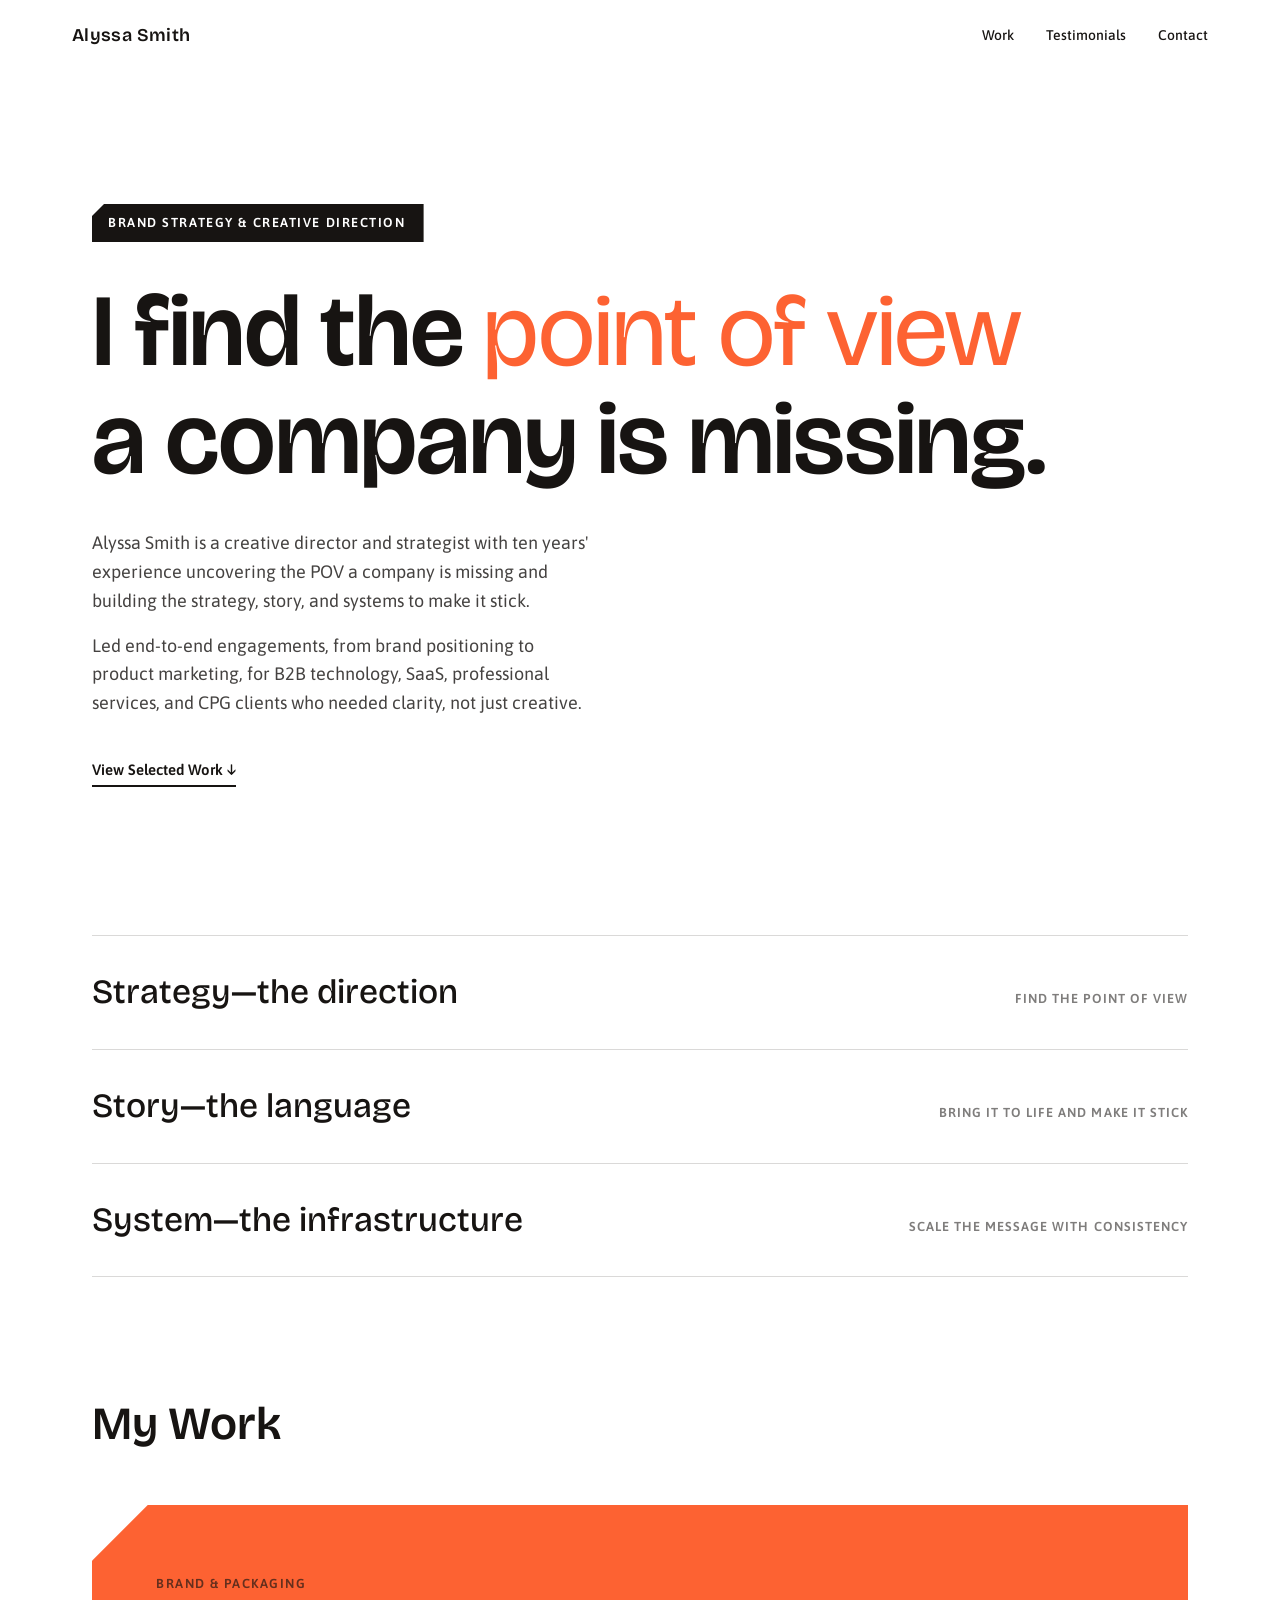
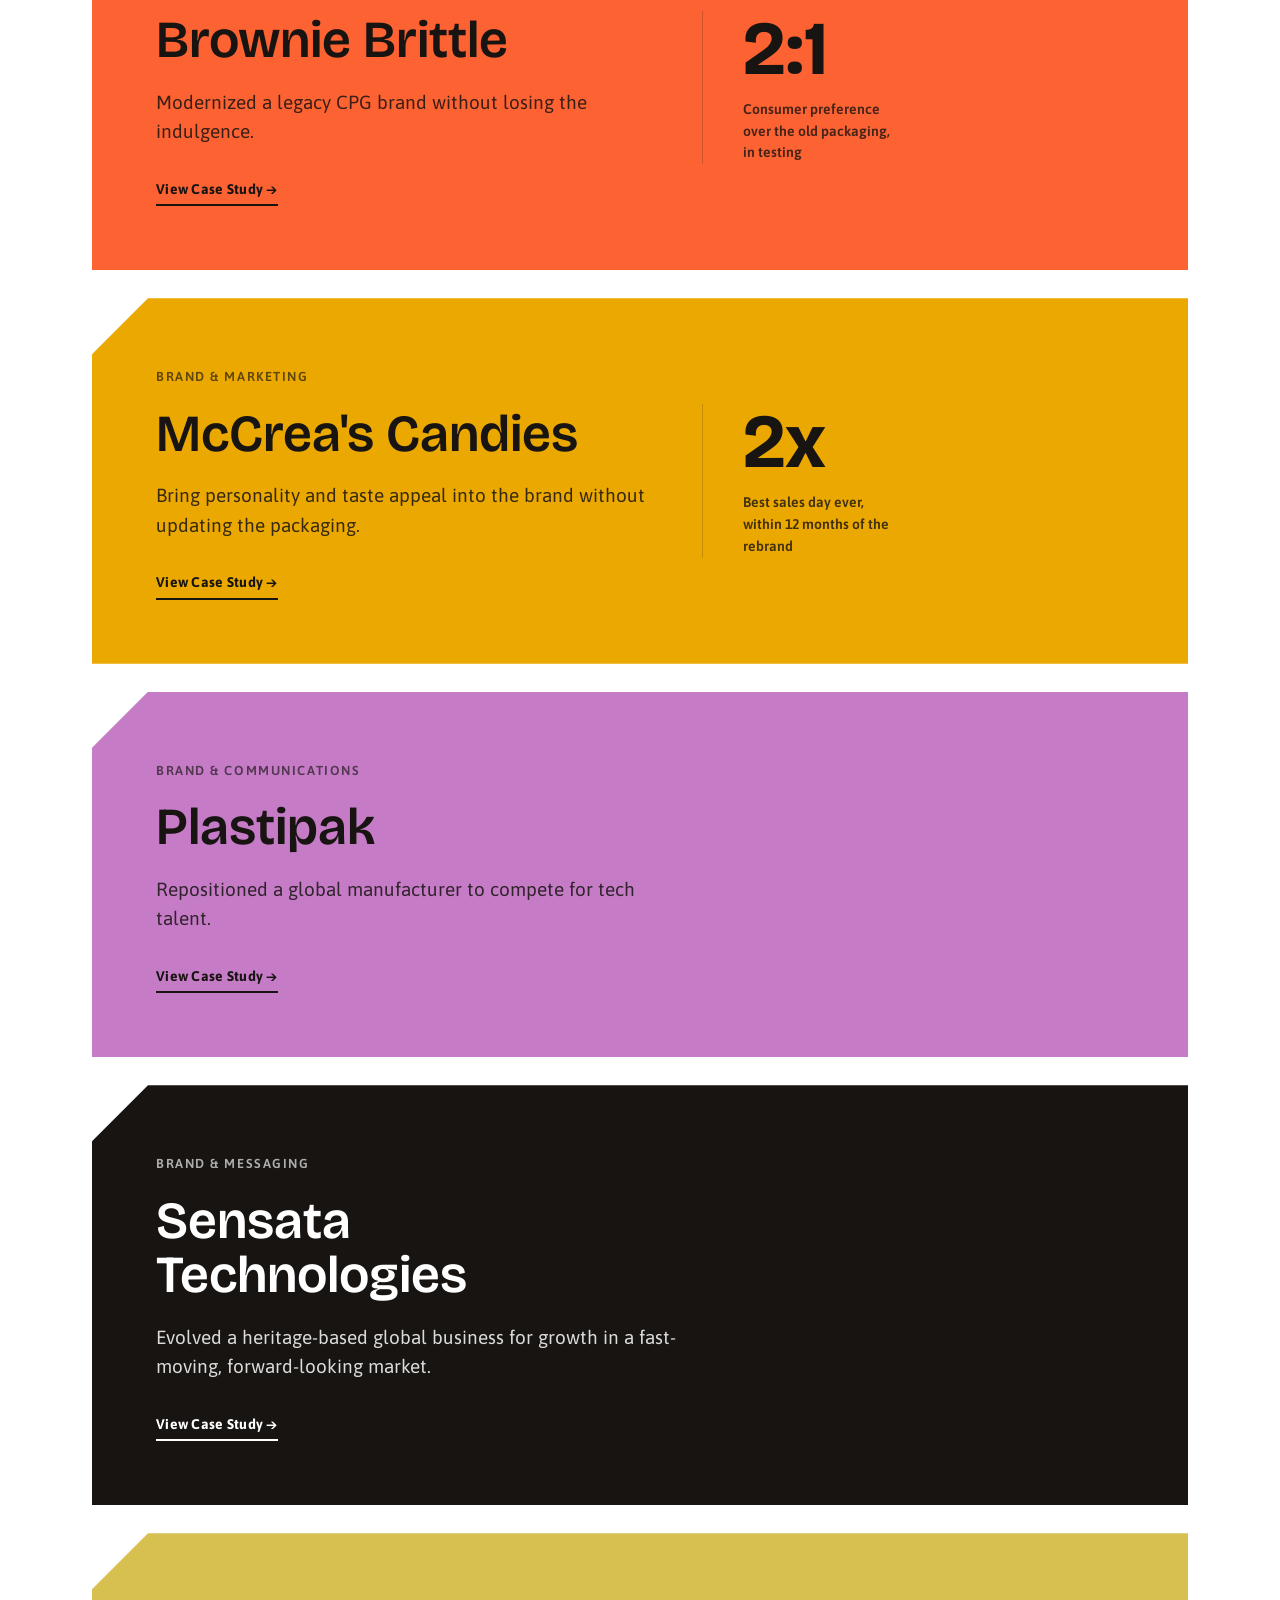
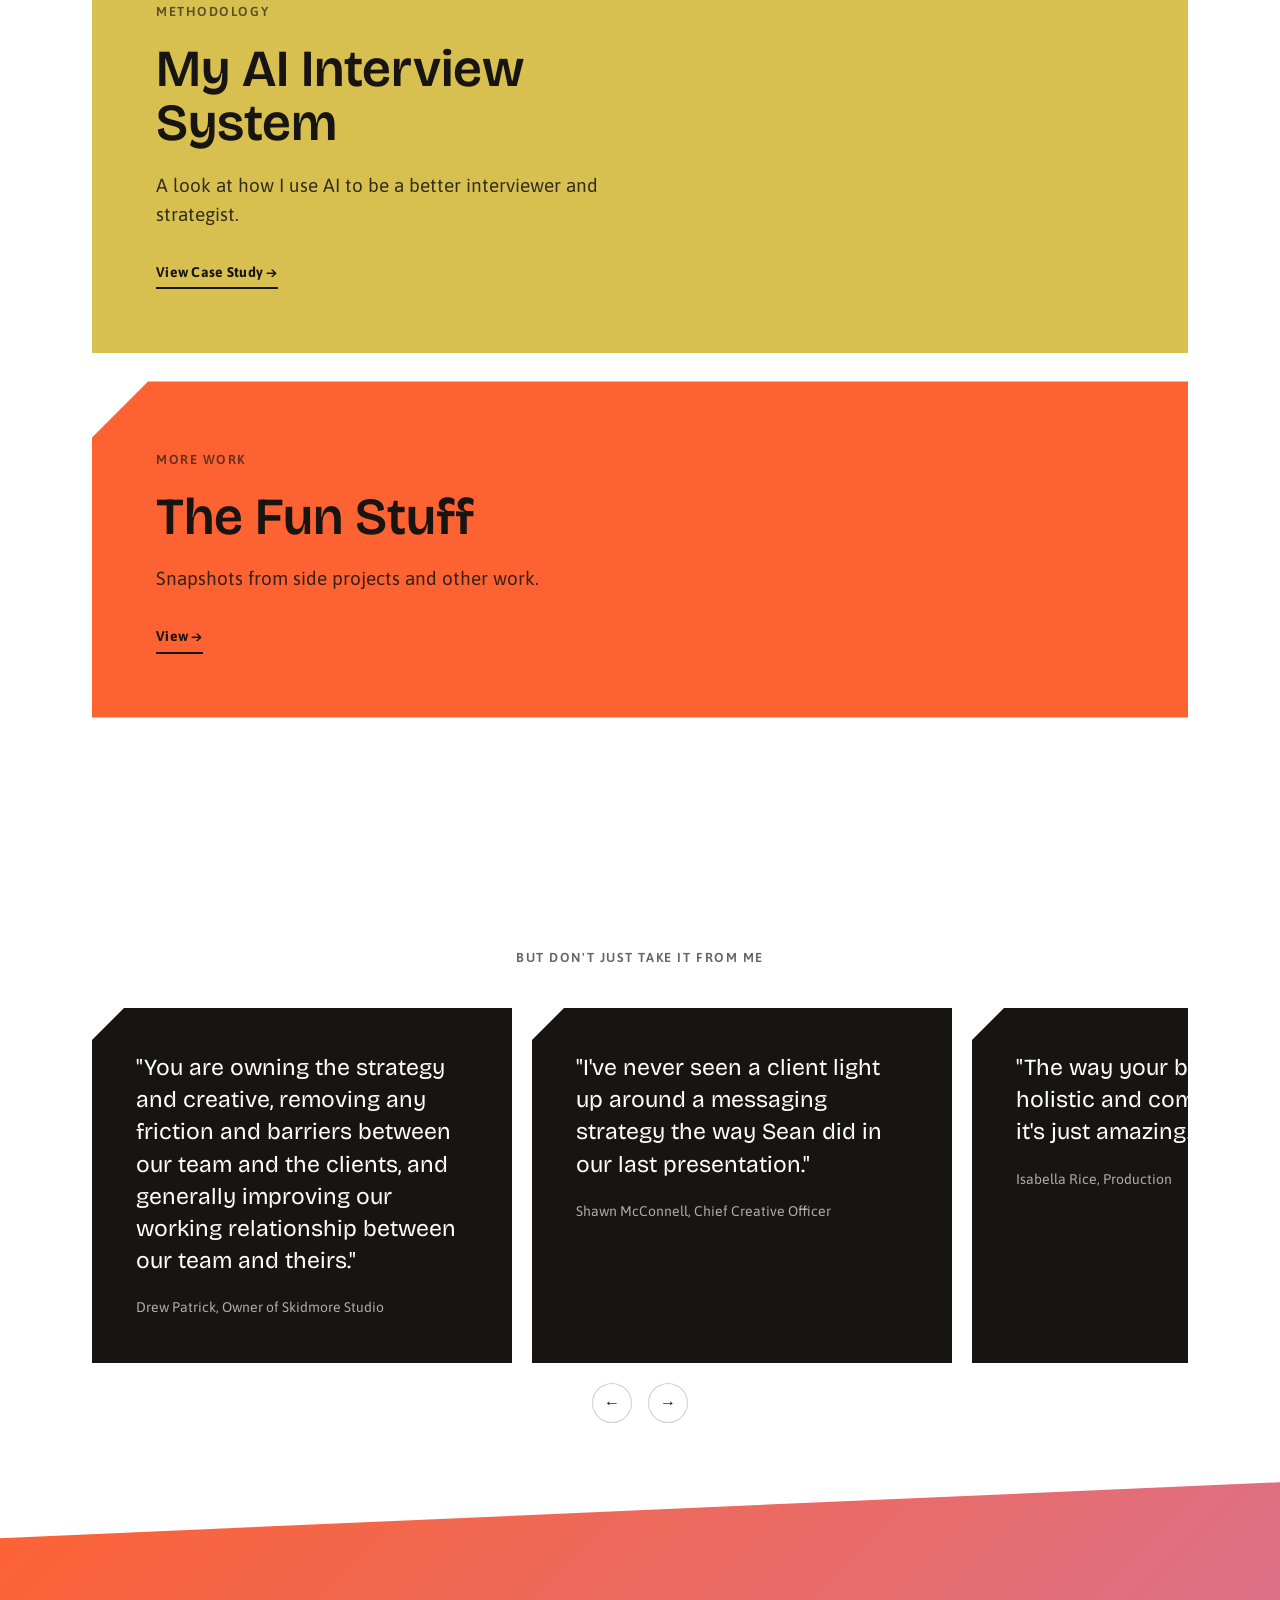
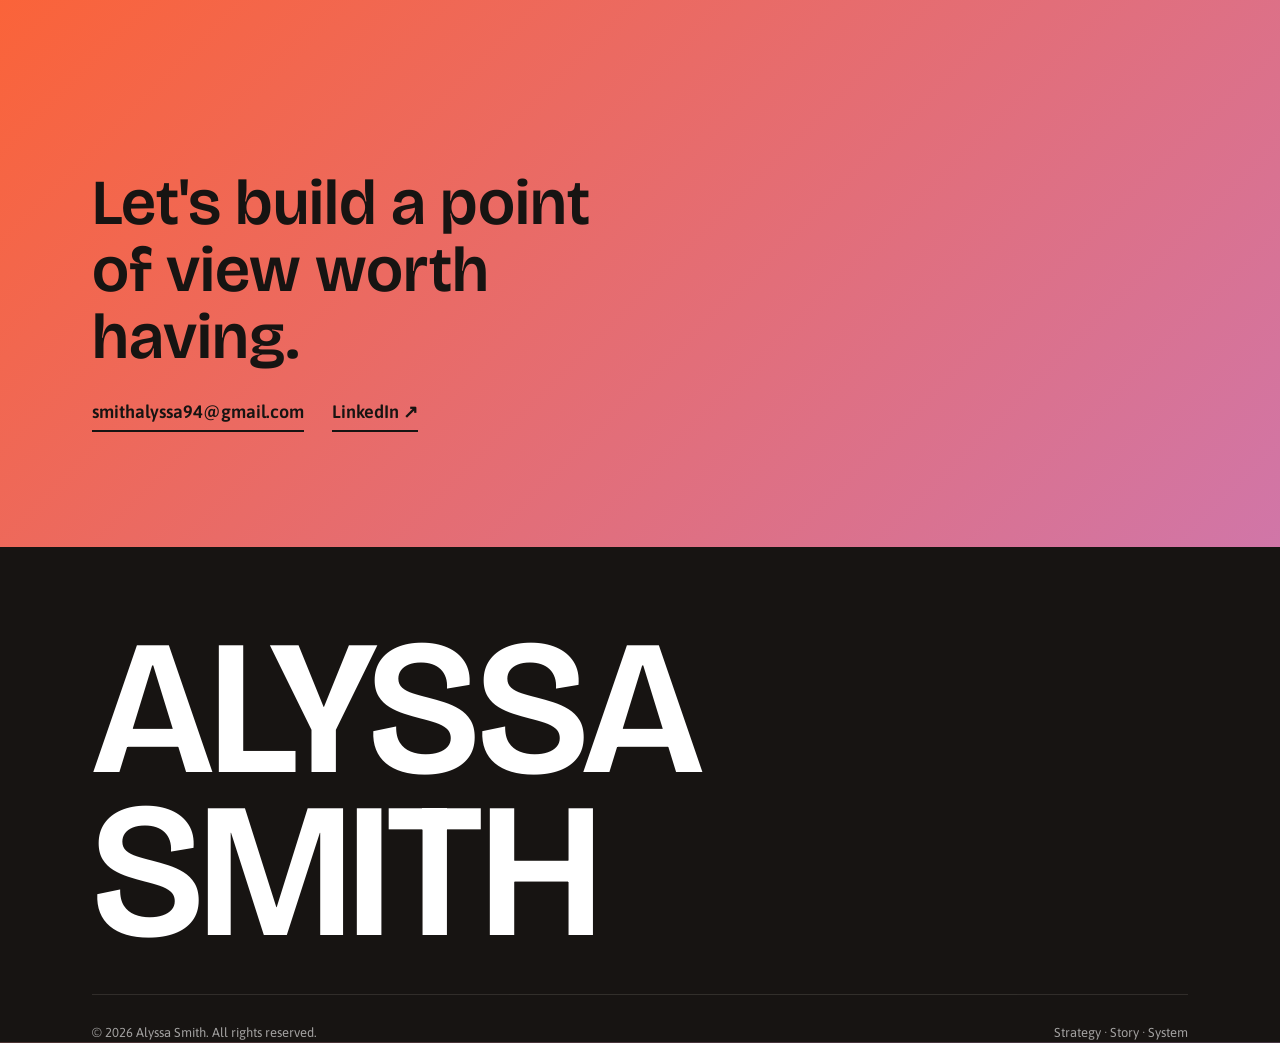
<file: projects/brownie-brittle.html>
<!DOCTYPE html>
<html lang="en">
<head>
<script src="../js/guard.js"></script>
<meta charset="UTF-8">
<meta name="viewport" content="width=device-width, initial-scale=1.0">
<title>Brownie Brittle — Alyssa Smith</title>
<meta name="description" content="Modernized a legacy CPG brand without losing the indulgence. 2:1 consumer preference.">
<link rel="preconnect" href="https://fonts.googleapis.com">
<link rel="preconnect" href="https://fonts.gstatic.com" crossorigin>
<link href="https://fonts.googleapis.com/css2?family=Bricolage+Grotesque:ital,opsz,wght@0,12..96,400..800;1,12..96,400..800&family=Asap:ital,wght@0,400..700;1,400..700&display=swap" rel="stylesheet">
<link rel="stylesheet" href="../css/style.css">
<link rel="stylesheet" href="../css/case-study.css">
</head>
<body style="--case-accent: var(--rust);">

<nav class="nav">
  <a href="../index.html" class="nav__name">Alyssa Smith</a>
  <ul class="nav__links">
    <li><a href="../index.html#work">Work</a></li>
    <li><a href="../index.html#testimonials">Testimonials</a></li>
    <li><a href="../index.html#contact">Contact</a></li>
  </ul>
</nav>

<main>

  <header class="case-hero wrap block block--rust block--pad">
    <a href="../index.html" class="case-hero__back">← Back to Homepage</a>
    <div class="case-hero__meta">
      <span>Brand &amp; Packaging</span>
      <span>ACD &amp; Brand Strategist</span>
    </div>
    <h1>Brownie Brittle</h1>
    <div class="case-hero__img">
      <img src="../images/projects/work/brownie-brittle-photography.jpg" alt="Brownie Brittle packaging before and after redesign">
    </div>
  </header>

  <section class="block block--paper block--cut block--pad">
    <div class="wrap case-problem">
      <p class="case-section-label">The Problem</p>
      <p>Brownie Brittle had a loyal following and a product people genuinely loved—a thin, crispy, indulgent, and distinct snack in an aisle full of sameness.</p>
      <p>The packaging was getting lost on shelf, keeping Brownie Brittle a cult favorite instead of reaching its next generation of fans.</p>
    </div>
  </section>

  <section class="block block--paper block--pad">
    <div class="wrap case-rundown">
      <p class="case-section-label">The Rundown</p>
      <ul>
        <li>Creative direction</li>
        <li>Competitive audit</li>
        <li>Brand strategy and positioning</li>
        <li>Audience identification</li>
        <li>Voice and messaging</li>
        <li>Packaging architecture</li>
        <li>Packaging copywriting</li>
        <li>Product photoshoot direction</li>
      </ul>
    </div>
  </section>

  <section class="block block--paper block--pad">
    <div class="wrap">
      <p class="case-section-label">The Thinking</p>
      <div class="case-thinking">
        <p>Brownie Brittle is a singular thing in the snack aisle—not a chip, not a cookie, not a health play—and the brand language needed to capture that in as few words as possible. We needed an evocative shorthand. Something that would get someone to understand what this is, what it feels like to eat it, and why they want it. After rigorous qualitative and quantitative testing, "Thin. Crispy. Crunchy." was shown to evoke the curiosity and cravability in new and existing consumers.</p>
      </div>
    </div>
  </section>

  <section class="block block--paper block--pad">
    <div class="wrap">
      <p class="case-section-label">The Work</p>

      <div class="case-work__item">
        <h3>Brand Positioning</h3>
        <p>The category defaults to either health-claim earnestness or generic indulgence copy. We went somewhere else entirely. We used visuals and tight, evocative copy ("Delish down to the crumbs") to communicate that it's hip to be square in the cookie aisle.</p>
        <div class="case-work__img"><img src="../images/projects/work/brownie-brittle-architecture.jpg" alt="Three Brownie Brittle flavor packages side by side"></div>
      </div>

      <div class="case-work__item">
        <h3>Messaging Architecture</h3>
        <p>The updated packaging architecture stays true to the original while emphasizing what people look for on the shelf: flavor cues.</p>
        <div class="case-work__img"><img src="../images/projects/work/brownie-brittle-positioning.jpg" alt="Brownie Brittle seasonal and limited-edition packaging lineup"></div>

        <div class="carousel" data-carousel data-carousel-lightbox>
          <div class="carousel__track">
            <div class="carousel__slide">
              <div class="carousel__frame"><img src="../images/projects/work/brownie-brittle-research.jpg" alt="Consumer research showing word associations and design element resonance for the original Brownie Brittle package"></div>
            </div>
            <div class="carousel__slide">
              <div class="carousel__frame"><img src="../images/projects/work/brownie-brittle-tone.jpg" alt="Brownie Brittle brand guidelines tone slide: Clever, Colorful, Confident, with traits the brand avoids" loading="lazy"></div>
            </div>
            <div class="carousel__slide">
              <div class="carousel__frame"><img src="../images/projects/work/brownie-brittle-back-of-pack.jpg" alt="Three back-of-pack copy and headline options for Brownie Brittle" loading="lazy"></div>
            </div>
          </div>
          <div class="carousel-nav">
            <button type="button" class="carousel-nav__btn" data-carousel-prev aria-label="Previous slide">←</button>
            <div class="carousel-dots" data-carousel-dots></div>
            <button type="button" class="carousel-nav__btn" data-carousel-next aria-label="Next slide">→</button>
          </div>
        </div>

        <div class="case-work__img"><img src="../images/projects/work/brownie-brittle-messaging.jpg" alt="Brownie Brittle billboard reading Whoa That's Crisp"></div>
      </div>

      <div class="case-work__item">
        <h3>Product Photography</h3>
        <p>The old photography was informational. The new direction was sensory — close-up texture, visible crunch, the kind of shot that makes you reach for the bag before you've read a single word. We focused on the sharp corners and square shape to differentiate in an aisle dominated by circles.</p>
        <div class="case-work__img"><img src="../images/projects/brownie-brittle-hero.jpg" alt="Brownie Brittle Chocolate Chip and Blondies packaging, side by side"></div>
      </div>
    </div>
  </section>

  <section class="case-result block block--rust block--cut block--pad">
    <div class="wrap">
      <p class="case-section-label">The Result</p>
      <div class="case-result__stats">
        <div>
          <span class="case-result__stat-number">2:1</span>
          <span class="case-result__stat-label">Consumer preference for the new brand over the old packaging, in testing</span>
        </div>
      </div>
    </div>
  </section>

  <footer id="contact" class="block block--gradient block--cut">
    <div class="wrap block--pad contact">
      <a href="../index.html#work" class="case-hero__back">← Back to Selected Work</a>
      <h2 style="margin-top: 24px;">Let's build a point of view worth having.</h2>
      <div class="contact__links">
        <a href="mailto:smithalyssa94@gmail.com">smithalyssa94@gmail.com</a>
        <a href="https://www.linkedin.com/in/alyssa-smith-50216ab2/" target="_blank" rel="noopener">LinkedIn ↗</a>
      </div>
    </div>

    <div class="block block--ink footer">
      <div class="wrap">
        <div class="footer__wordmark">ALYSSA<br>SMITH</div>
        <div class="footer__bottom">
          <span>© 2026 Alyssa Smith. All rights reserved.</span>
          <span>Strategy · Story · System</span>
        </div>
      </div>
    </div>
  </footer>

  <div class="lightbox" id="lightbox" aria-hidden="true">
    <button type="button" class="lightbox__close" id="lightboxClose" aria-label="Close">×</button>
    <button type="button" class="lightbox__nav lightbox__nav--prev" id="lightboxPrev" aria-label="Previous image">←</button>
    <img class="lightbox__img" id="lightboxImg" src="" alt="">
    <button type="button" class="lightbox__nav lightbox__nav--next" id="lightboxNext" aria-label="Next image">→</button>
  </div>

</main>

<script src="../js/carousel.js"></script>
</body>
</html>
</file>
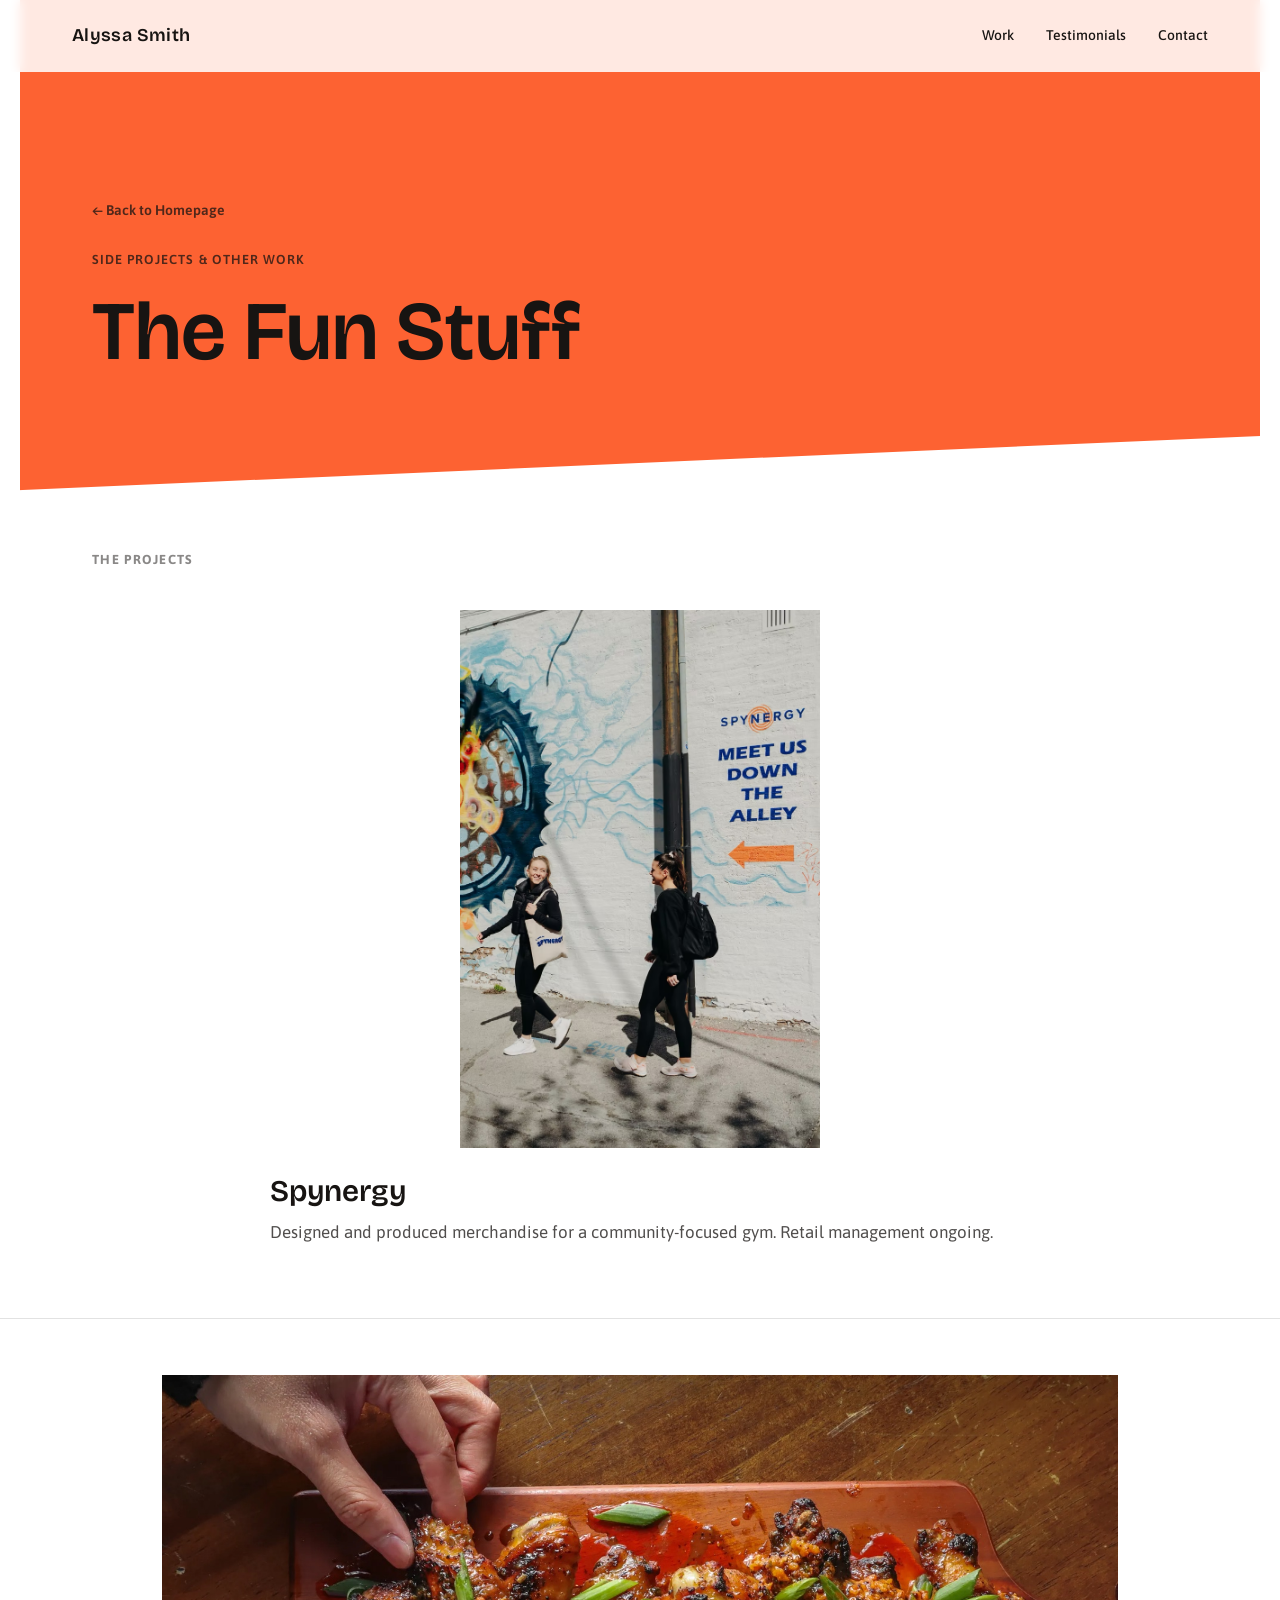
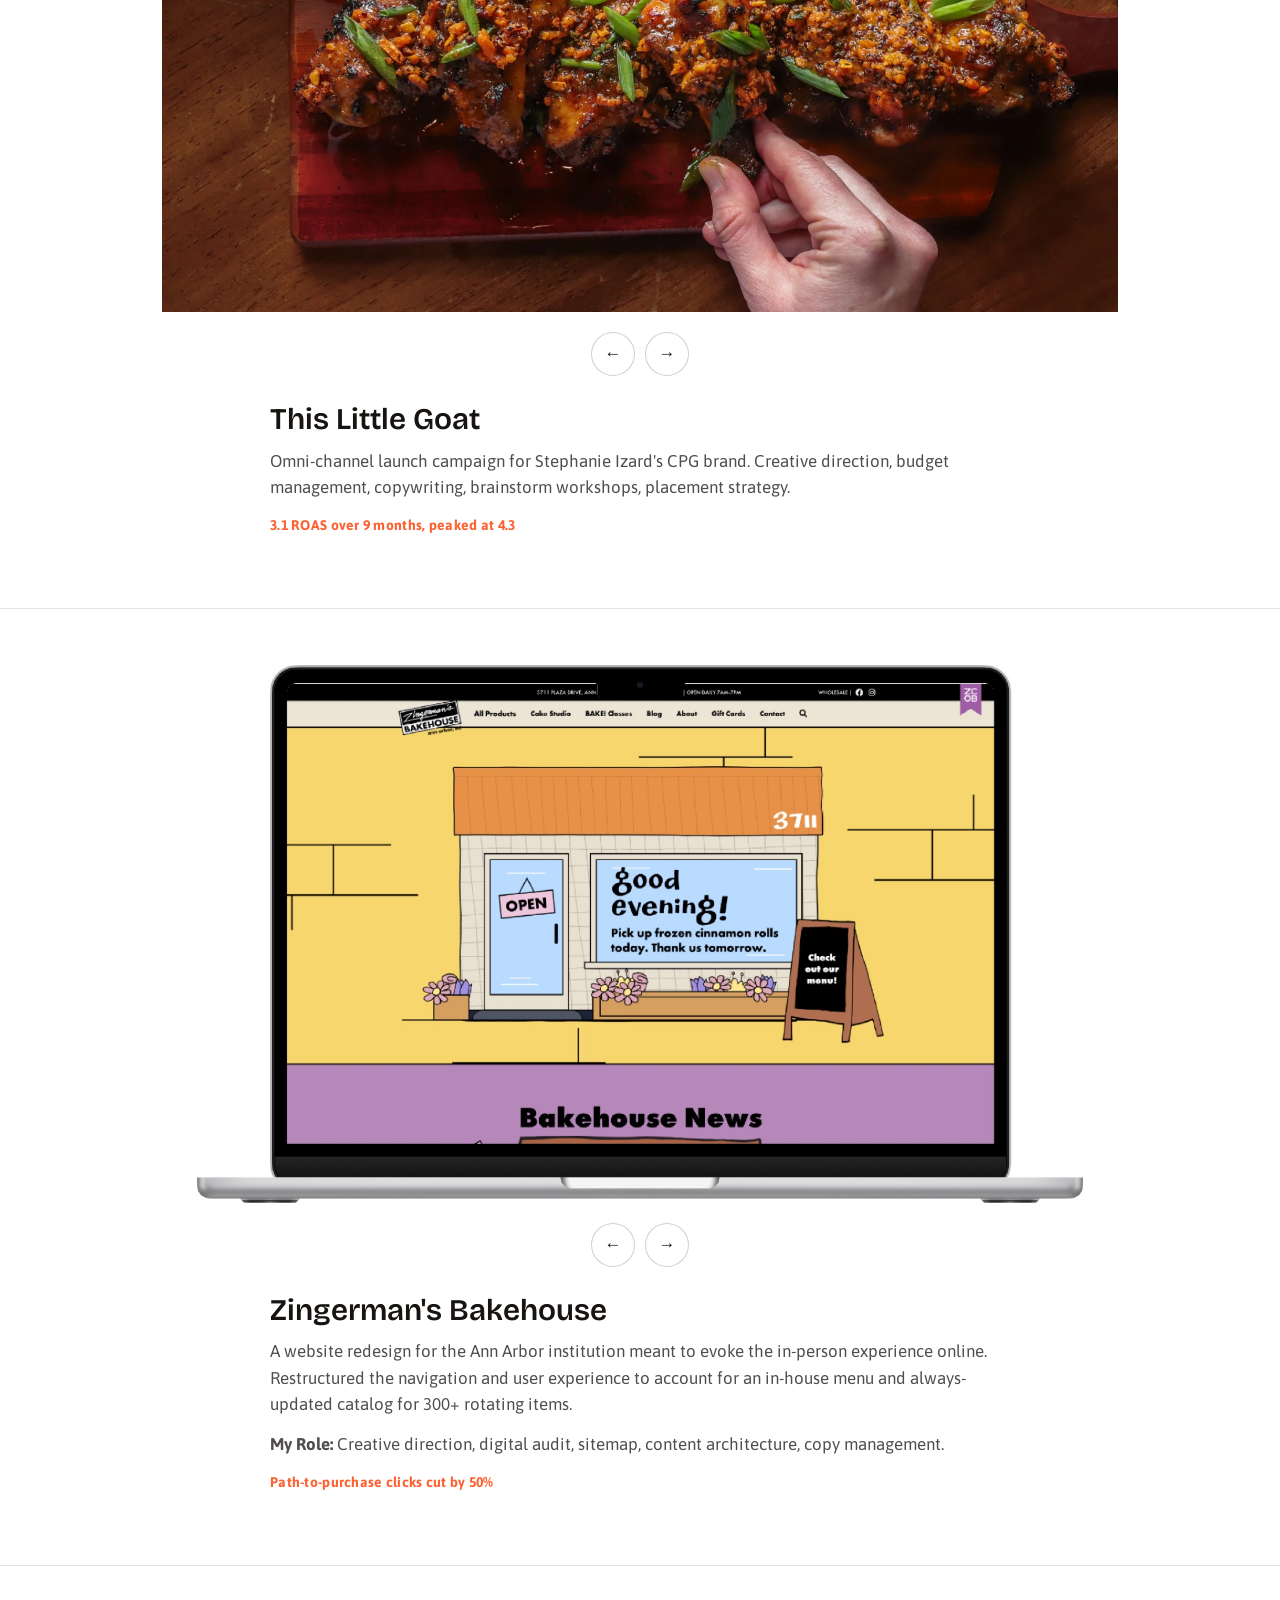
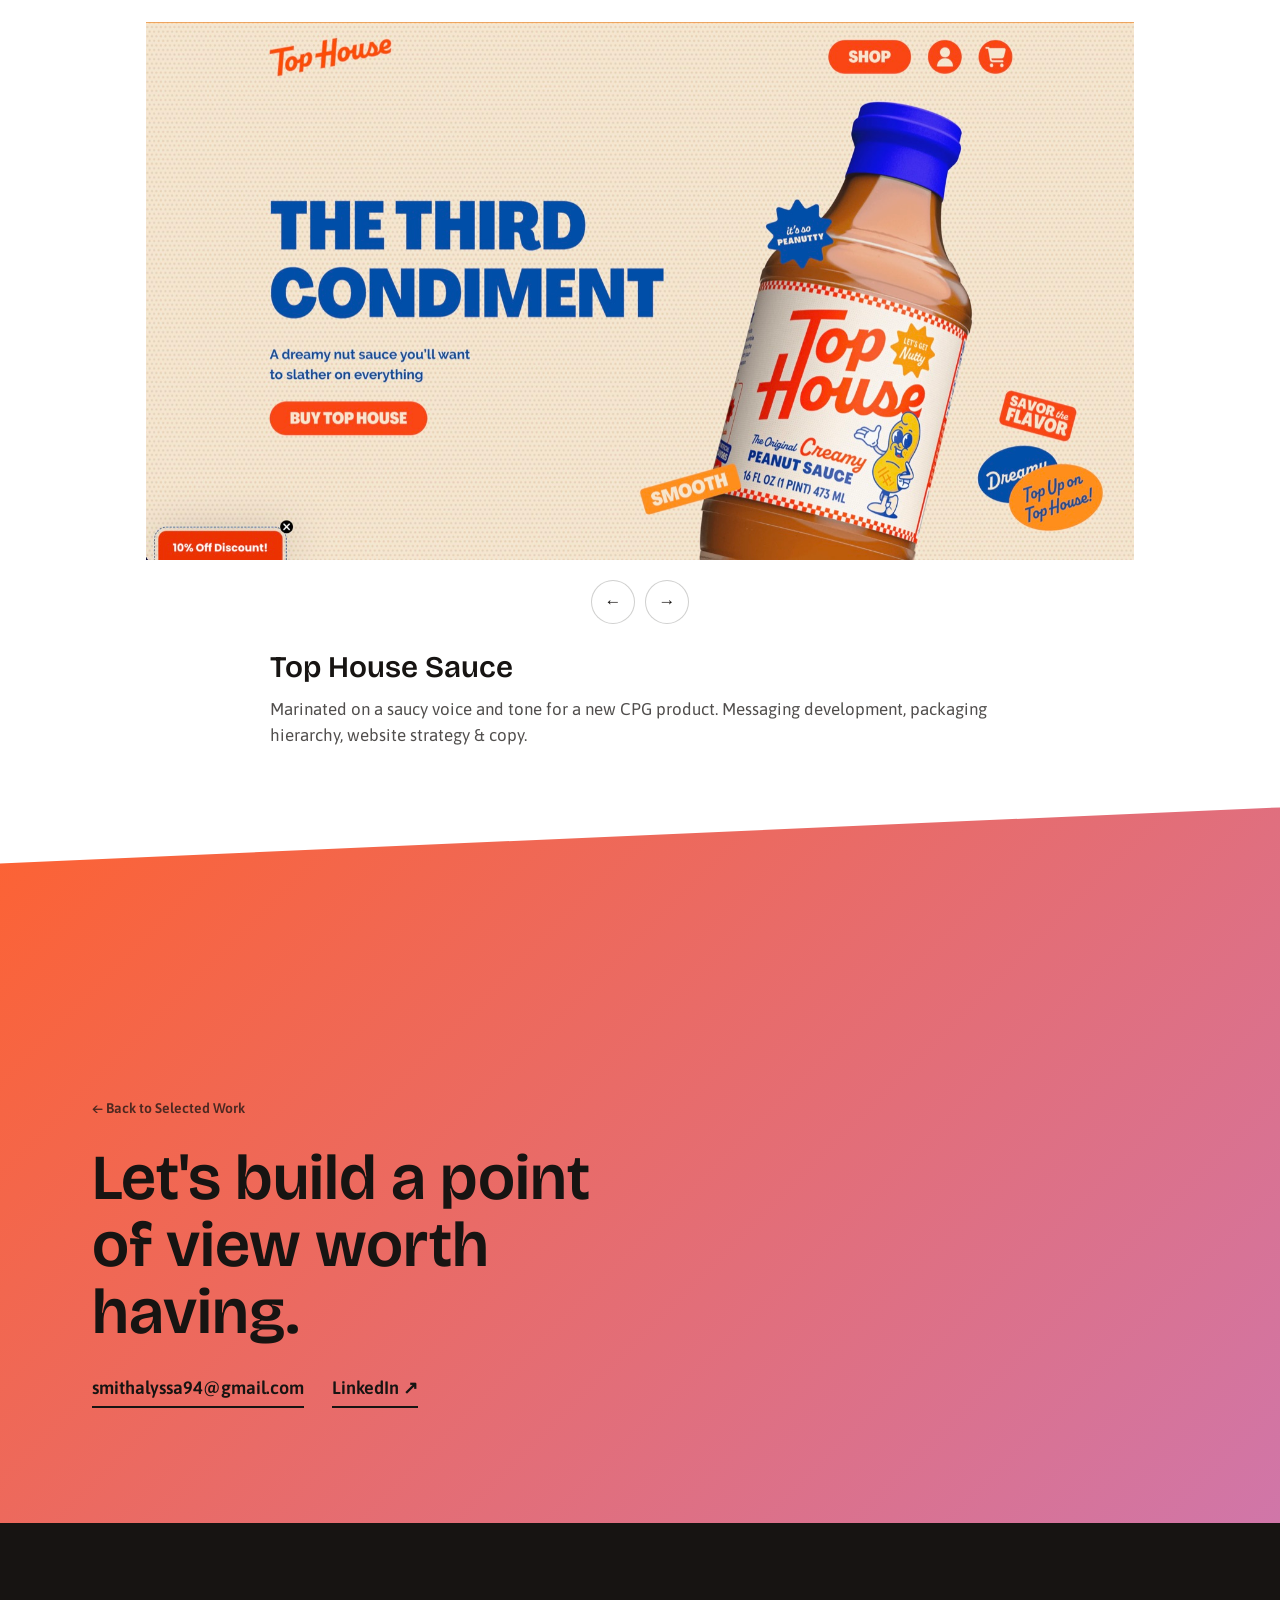
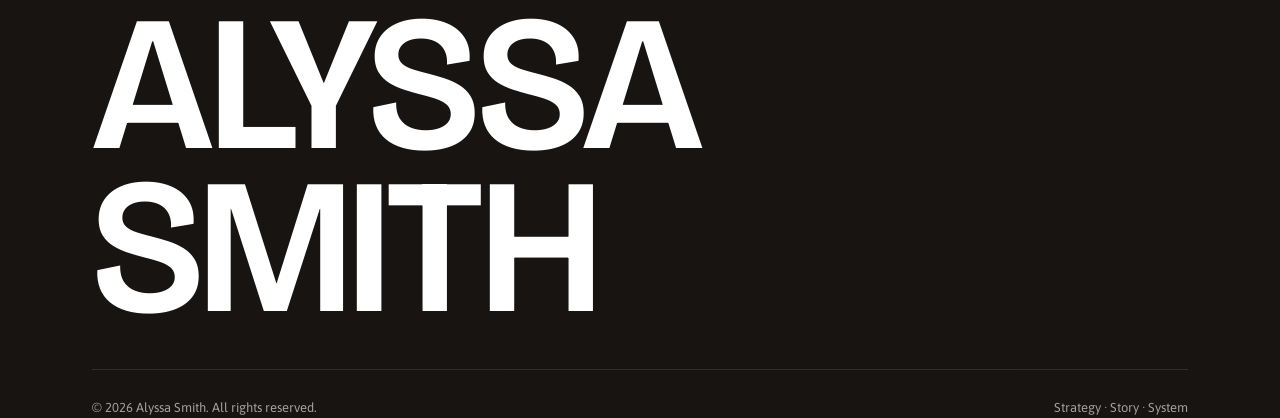
<file: projects/fun-stuff.html>
<!DOCTYPE html>
<html lang="en">
<head>
<meta charset="UTF-8">
<meta name="viewport" content="width=device-width, initial-scale=1.0">
<title>The Fun Stuff — Alyssa Smith</title>
<meta name="description" content="Snapshots from side projects and other work.">
<link rel="preconnect" href="https://fonts.googleapis.com">
<link rel="preconnect" href="https://fonts.gstatic.com" crossorigin>
<link href="https://fonts.googleapis.com/css2?family=Bricolage+Grotesque:ital,opsz,wght@0,12..96,400..800;1,12..96,400..800&family=Asap:ital,wght@0,400..700;1,400..700&display=swap" rel="stylesheet">
<link rel="stylesheet" href="../css/style.css">
<link rel="stylesheet" href="../css/case-study.css">
</head>
<body style="--case-accent: var(--rust);">

<nav class="nav">
  <a href="../index.html" class="nav__name">Alyssa Smith</a>
  <ul class="nav__links">
    <li><a href="../index.html#work">Work</a></li>
    <li><a href="../index.html#testimonials">Testimonials</a></li>
    <li><a href="../index.html#contact">Contact</a></li>
  </ul>
</nav>

<main>

  <header class="case-hero wrap block block--rust block--pad">
    <a href="../index.html" class="case-hero__back">← Back to Homepage</a>
    <div class="case-hero__meta">
      <span>Side Projects &amp; Other Work</span>
    </div>
    <h1>The Fun Stuff</h1>
  </header>

  <section class="block block--paper block--cut block--pad">
    <div class="wrap">
      <p class="case-section-label">The Projects</p>
    </div>

    <div class="funsies-projects">

      <div class="funsies-project">
        <div class="funsies-project__carousel-wrap">
          <div class="funsies-project__carousel" data-funsies-carousel="spynergy">
            <div class="funsies-project__slide"><img src="../images/more-work/spynergy.jpg" alt="Two women walking past a Spynergy mural, one carrying a Spynergy tote bag"></div>
          </div>
          <div class="funsies-nav">
            <button type="button" class="funsies-nav__btn" data-carousel-prev="spynergy" aria-label="Previous image">←</button>
            <button type="button" class="funsies-nav__btn" data-carousel-next="spynergy" aria-label="Next image">→</button>
          </div>
        </div>
        <div class="wrap funsies-project__copy">
          <h4>Spynergy</h4>
          <p>Designed and produced merchandise for a community-focused gym. Retail management ongoing.</p>
        </div>
      </div>

      <div class="funsies-project">
        <div class="funsies-project__carousel-wrap">
          <div class="funsies-project__carousel" data-funsies-carousel="this-little-goat">
            <div class="funsies-project__slide"><img src="../images/more-work/this-little-goat.jpg" alt="Hands plating spicy chicken wings for This Little Goat"></div>
            <div class="funsies-project__slide"><img src="../images/more-work/this-little-goat-campaign.jpg" alt="This Little Goat 'Goes on Anything' campaign photo grid"></div>
          </div>
          <div class="funsies-nav">
            <button type="button" class="funsies-nav__btn" data-carousel-prev="this-little-goat" aria-label="Previous image">←</button>
            <button type="button" class="funsies-nav__btn" data-carousel-next="this-little-goat" aria-label="Next image">→</button>
          </div>
        </div>
        <div class="wrap funsies-project__copy">
          <h4>This Little Goat</h4>
          <p>Omni-channel launch campaign for Stephanie Izard's CPG brand. Creative direction, budget management, copywriting, brainstorm workshops, placement strategy.</p>
          <span class="funsies-card__result">3.1 ROAS over 9 months, peaked at 4.3</span>
        </div>
      </div>

      <div class="funsies-project">
        <div class="funsies-project__carousel-wrap">
          <div class="funsies-project__carousel" data-funsies-carousel="zingermans">
            <div class="funsies-project__slide"><img src="../images/more-work/zingermans.jpg" alt="Zingerman's Bakehouse website homepage"></div>
            <div class="funsies-project__slide"><img src="../images/more-work/zingermans-whats-baking.jpg" alt="Zingerman's Bakehouse What's Baking oven graphic"></div>
            <div class="funsies-project__slide"><img src="../images/more-work/zingermans-all-products.jpg" alt="Zingerman's Bakehouse All Products navigation modal"></div>
            <div class="funsies-project__slide"><img src="../images/more-work/zingermans-other-goodies.jpg" alt="Zingerman's Bakehouse Other Goodies category page"></div>
          </div>
          <div class="funsies-nav">
            <button type="button" class="funsies-nav__btn" data-carousel-prev="zingermans" aria-label="Previous image">←</button>
            <button type="button" class="funsies-nav__btn" data-carousel-next="zingermans" aria-label="Next image">→</button>
          </div>
        </div>
        <div class="wrap funsies-project__copy">
          <h4>Zingerman's Bakehouse</h4>
          <p>A website redesign for the Ann Arbor institution meant to evoke the in-person experience online. Restructured the navigation and user experience to account for an in-house menu and always-updated catalog for 300+ rotating items.</p>
          <p class="funsies-project__role"><strong>My Role:</strong> Creative direction, digital audit, sitemap, content architecture, copy management.</p>
          <span class="funsies-card__result">Path-to-purchase clicks cut by 50%</span>
        </div>
      </div>

      <div class="funsies-project">
        <div class="funsies-project__carousel-wrap">
          <div class="funsies-project__carousel" data-funsies-carousel="top-house">
            <div class="funsies-project__slide"><img src="../images/more-work/top-house-website.jpg" alt="Top House website hero, The Third Condiment"></div>
            <div class="funsies-project__slide"><img src="../images/more-work/top-house-bottles.jpg" alt="Top House peanut sauce bottles, Creamy, Crunchy, and Spicy"></div>
            <div class="funsies-project__slide"><img src="../images/more-work/top-house-ad-nutsauce.jpg" alt="Top House ad, Grab em by the Nut Sauce"></div>
            <div class="funsies-project__slide"><img src="../images/more-work/top-house-ad-were3.jpg" alt="Top House ad, We're number 3"></div>
            <div class="funsies-project__slide"><img src="../images/more-work/top-house-ad-nutup.jpg" alt="Top House ad, Nut Up or Miss Out"></div>
          </div>
          <div class="funsies-nav">
            <button type="button" class="funsies-nav__btn" data-carousel-prev="top-house" aria-label="Previous image">←</button>
            <button type="button" class="funsies-nav__btn" data-carousel-next="top-house" aria-label="Next image">→</button>
          </div>
        </div>
        <div class="wrap funsies-project__copy">
          <h4>Top House Sauce</h4>
          <p>Marinated on a saucy voice and tone for a new CPG product. Messaging development, packaging hierarchy, website strategy &amp; copy.</p>
        </div>
      </div>

    </div>
  </section>

  <footer id="contact" class="block block--gradient block--cut">
    <div class="wrap block--pad contact">
      <a href="../index.html#work" class="case-hero__back">← Back to Selected Work</a>
      <h2 style="margin-top: 24px;">Let's build a point of view worth having.</h2>
      <div class="contact__links">
        <a href="mailto:smithalyssa94@gmail.com">smithalyssa94@gmail.com</a>
        <a href="https://www.linkedin.com/in/alyssa-smith-50216ab2/" target="_blank" rel="noopener">LinkedIn ↗</a>
      </div>
    </div>

    <div class="block block--ink footer">
      <div class="wrap">
        <div class="footer__wordmark">ALYSSA<br>SMITH</div>
        <div class="footer__bottom">
          <span>© 2026 Alyssa Smith. All rights reserved.</span>
          <span>Strategy · Story · System</span>
        </div>
      </div>
    </div>
  </footer>

  <script>
    (function () {
      document.querySelectorAll("[data-funsies-carousel]").forEach(function (carousel) {
        var slug = carousel.dataset.funsiesCarousel;
        var slides = carousel.querySelectorAll(".funsies-project__slide");
        var nav = carousel.parentElement.querySelector(".funsies-nav");

        if (slides.length < 2) {
          if (nav) nav.remove();
          return;
        }

        var prev = document.querySelector('[data-carousel-prev="' + slug + '"]');
        var next = document.querySelector('[data-carousel-next="' + slug + '"]');

        function scrollIt(direction) {
          var slide = carousel.querySelector(".funsies-project__slide");
          if (!slide) return;
          var gap = parseFloat(getComputedStyle(carousel).gap) || 0;
          var distance = (slide.getBoundingClientRect().width + gap) * direction;
          carousel.scrollBy({ left: distance, behavior: "smooth" });
        }

        if (prev) prev.addEventListener("click", function () { scrollIt(-1); });
        if (next) next.addEventListener("click", function () { scrollIt(1); });
      });
    })();
  </script>

</main>

</body>
</html>
</file>
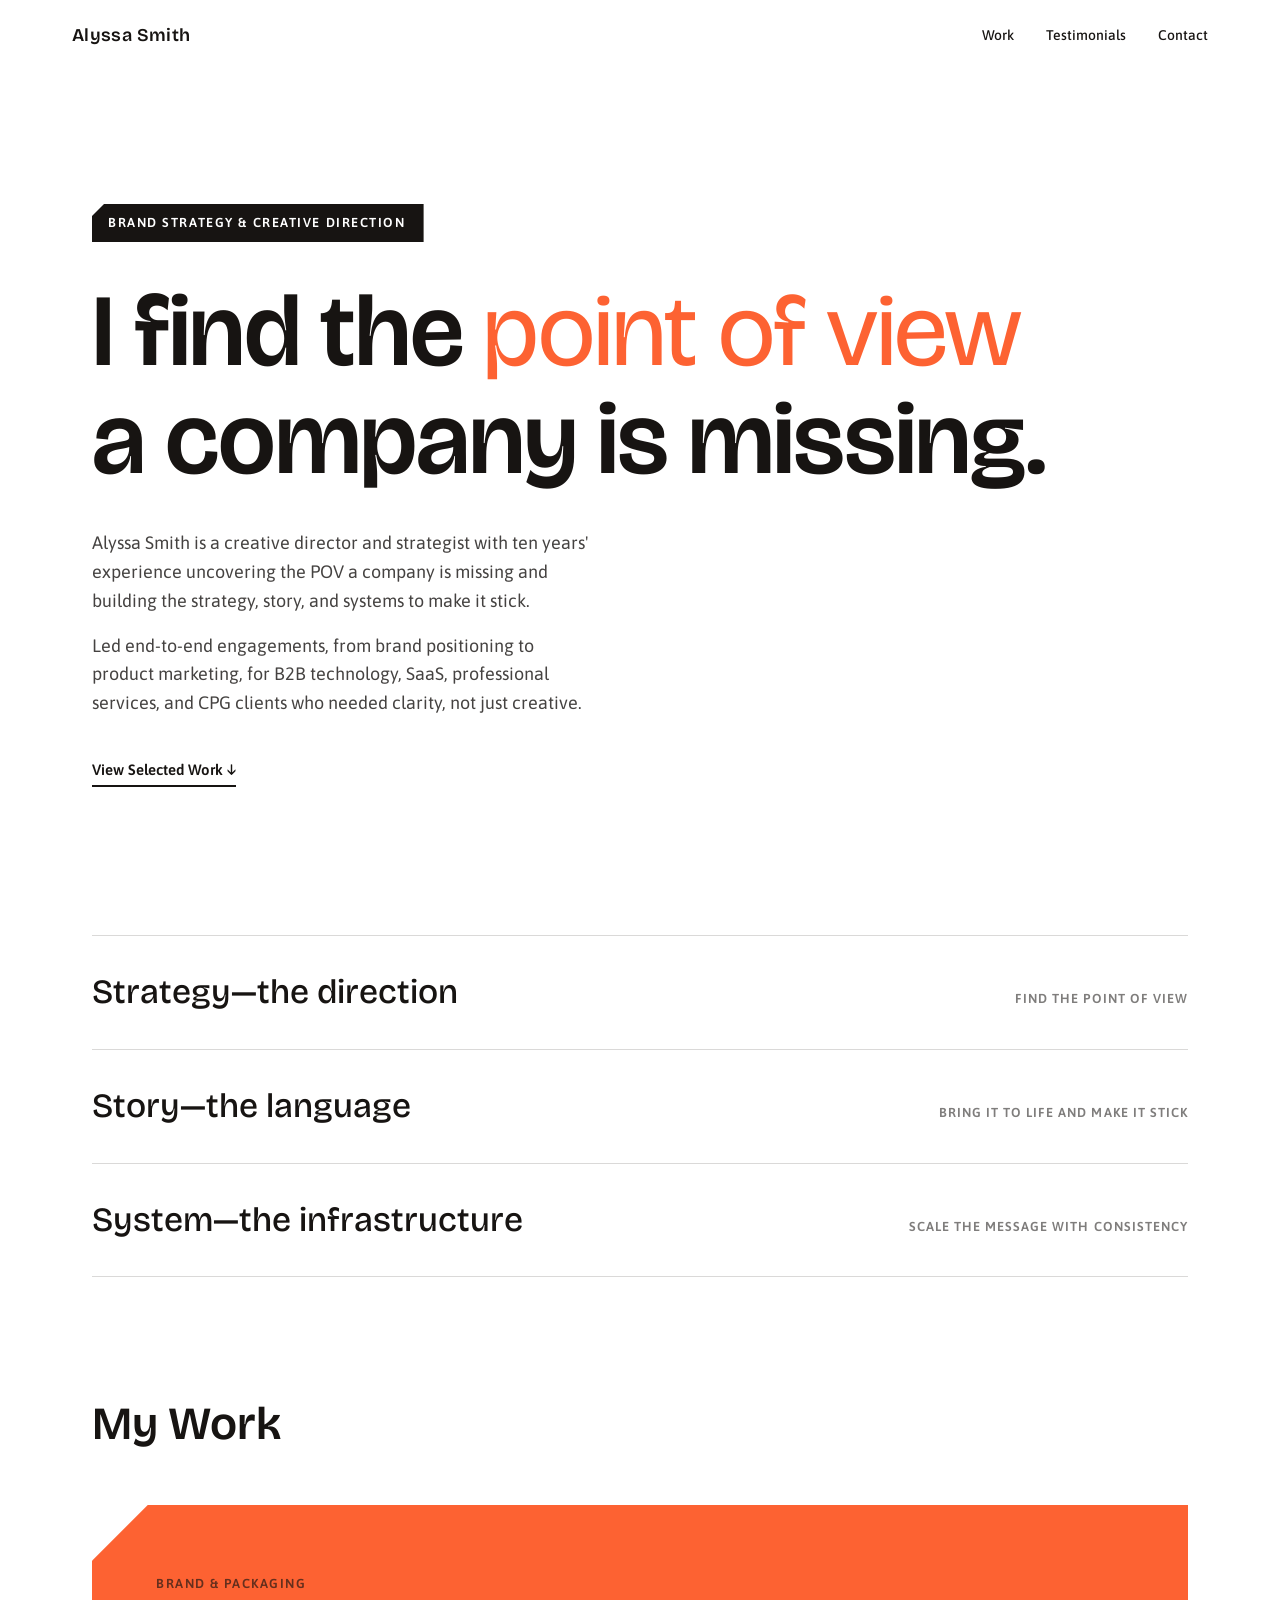
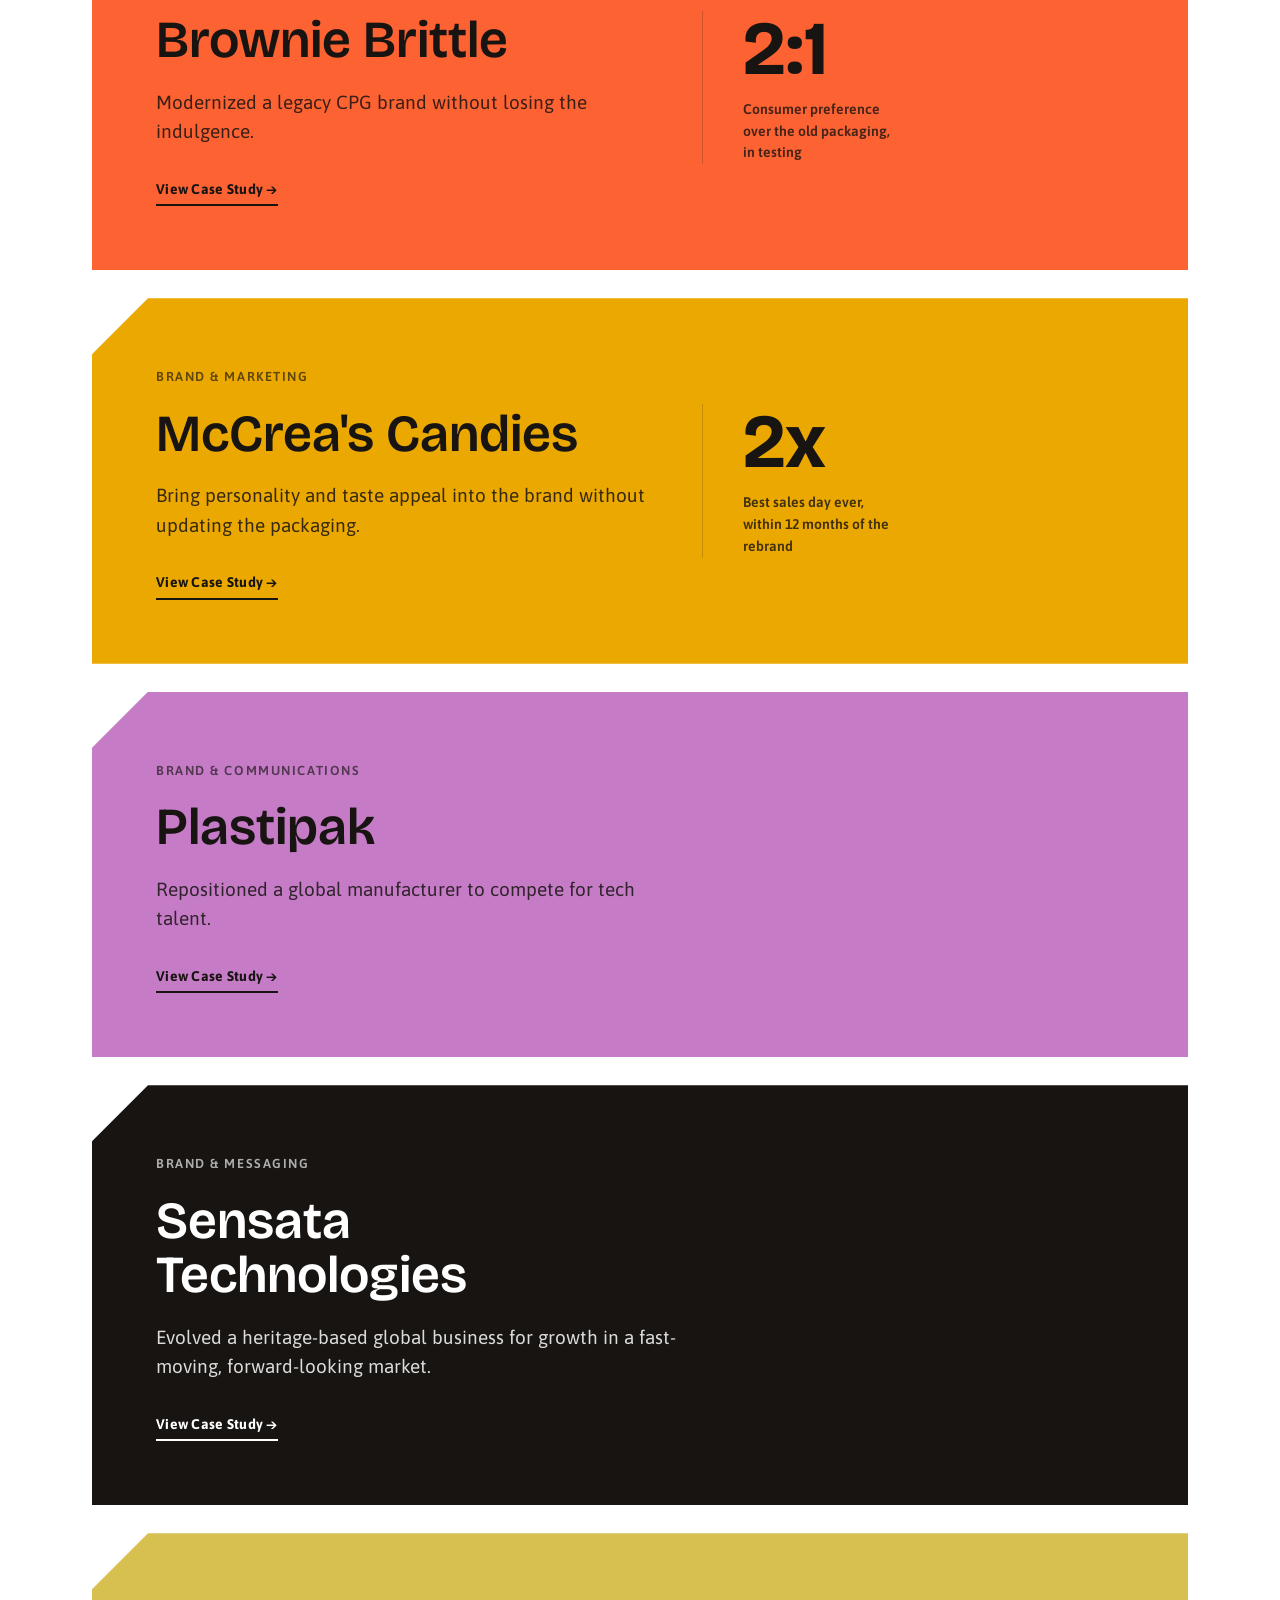
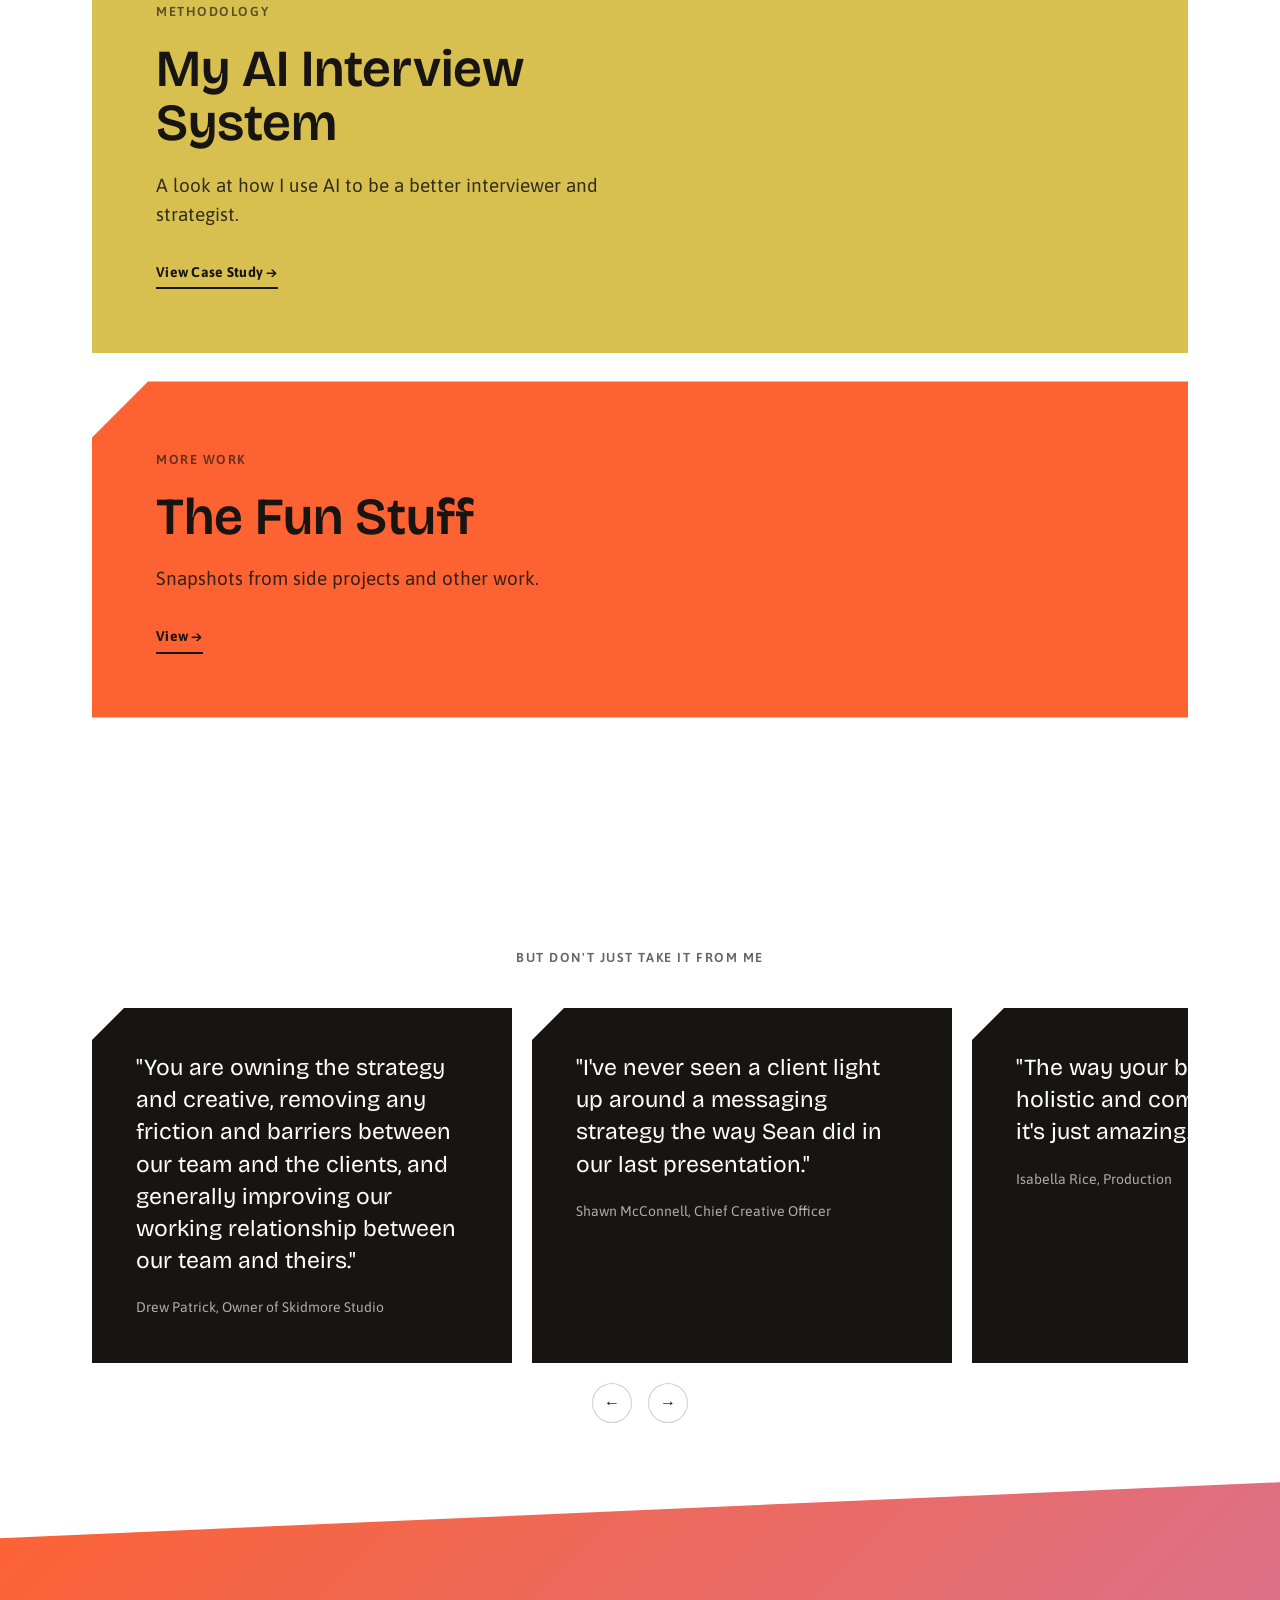
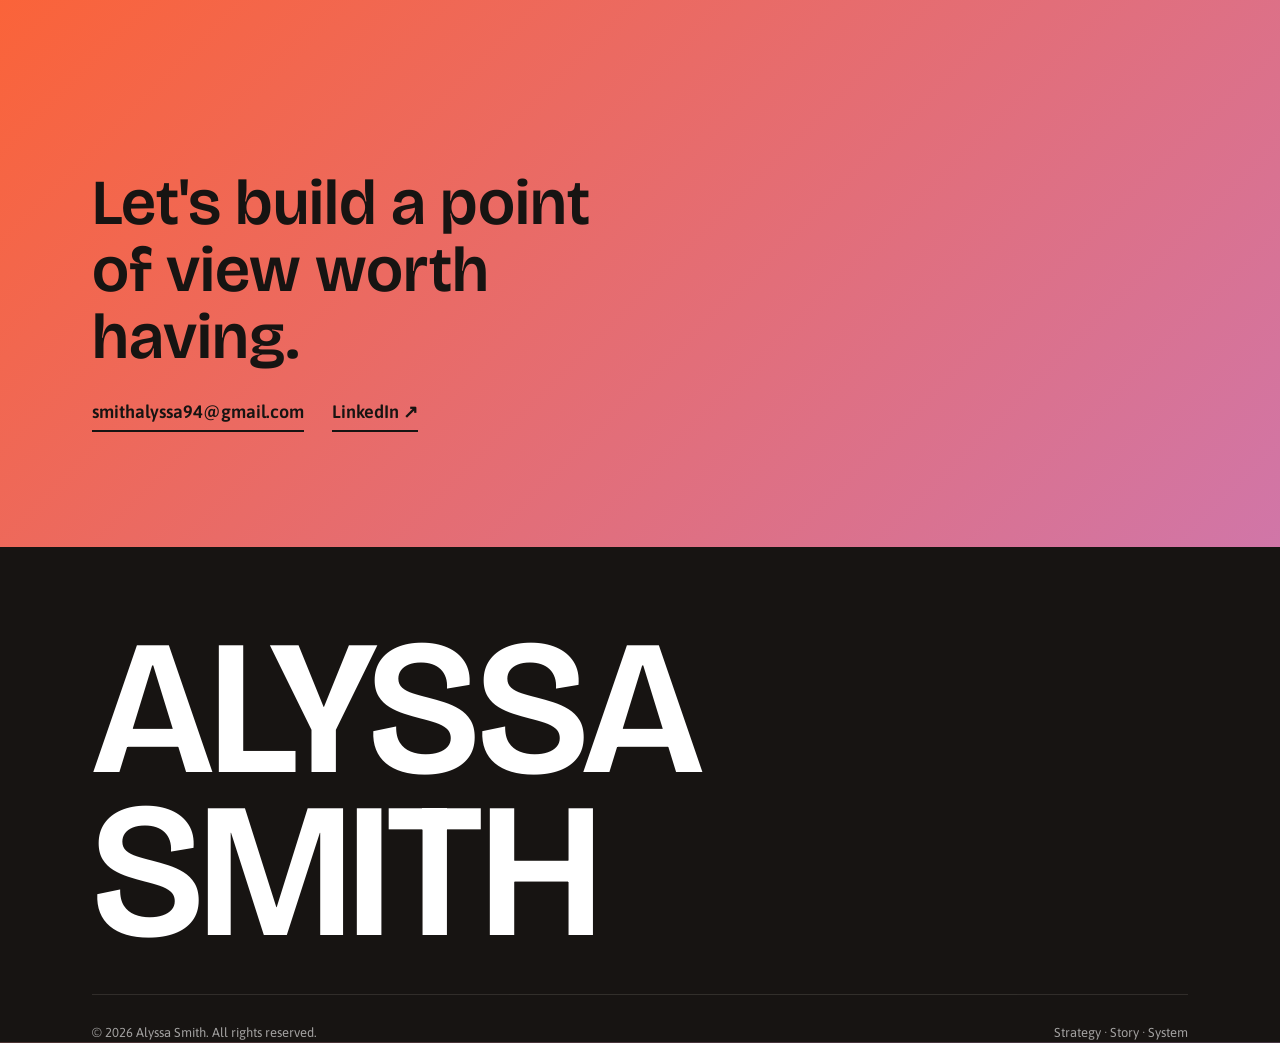
<file: projects/mccreas.html>
<!DOCTYPE html>
<html lang="en">
<head>
<script src="../js/guard.js"></script>
<meta charset="UTF-8">
<meta name="viewport" content="width=device-width, initial-scale=1.0">
<title>McCrea's Candies — Alyssa Smith</title>
<meta name="description" content="Brought personality and taste appeal into the brand without changing the packaging. 2x previous sales high within 12 months.">
<link rel="preconnect" href="https://fonts.googleapis.com">
<link rel="preconnect" href="https://fonts.gstatic.com" crossorigin>
<link href="https://fonts.googleapis.com/css2?family=Bricolage+Grotesque:ital,opsz,wght@0,12..96,400..800;1,12..96,400..800&family=Asap:ital,wght@0,400..700;1,400..700&display=swap" rel="stylesheet">
<link rel="stylesheet" href="../css/style.css">
<link rel="stylesheet" href="../css/case-study.css">
</head>
<body style="--case-accent: var(--gold);">

<nav class="nav">
  <a href="../index.html" class="nav__name">Alyssa Smith</a>
  <ul class="nav__links">
    <li><a href="../index.html#work">Work</a></li>
    <li><a href="../index.html#testimonials">Testimonials</a></li>
    <li><a href="../index.html#contact">Contact</a></li>
  </ul>
</nav>

<main>

  <header class="case-hero wrap block block--gold block--pad">
    <a href="../index.html" class="case-hero__back">← Back to Homepage</a>
    <div class="case-hero__meta">
      <span>Brand &amp; Digital Activation</span>
      <span>ACD &amp; Brand Strategist</span>
    </div>
    <h1>McCrea's Candies</h1>
    <div class="case-hero__img case-hero__img--short">
      <img src="../images/projects/mccreas-hero.jpg" alt="Hands unwrapping a McCrea's caramel poolside">
    </div>
  </header>

  <section class="block block--paper block--cut block--pad">
    <div class="wrap case-problem">
      <p class="case-section-label">The Problem</p>
      <p>McCrea's makes exceptional caramels—small batch, real ingredients, unique flavors. The kind of product that sells itself once someone tastes it. But the brand didn't match the product.</p>
      <p>The client had a warehouse full of simple, solid packaging waiting to be filled, so our challenge was to reinvent the brand without touching the packaging. The entire brand refresh had to happen through digital presence and marketing.</p>
    </div>
  </section>

  <section class="block block--paper block--pad">
    <div class="wrap case-rundown">
      <p class="case-section-label">The Rundown</p>
      <ul>
        <li>Creative direction</li>
        <li>Competitive audit</li>
        <li>Brand strategy and positioning</li>
        <li>Manifesto and personality framework</li>
        <li>Voice and messaging</li>
        <li>Email marketing strategy and copy</li>
        <li>Seasonal campaign (social + paid)</li>
        <li>Website architecture</li>
      </ul>
    </div>
  </section>

  <section class="block block--paper block--pad">
    <div class="wrap">
      <p class="case-section-label">The Thinking</p>
      <div class="case-thinking">
        <p>Caramel isn't a reach-for-it-every-day candy. You need a reason. The brand had to create that reason by connecting taste to memory — specific flavors tied to specific moments that deserve slowing down. The language got rich and evocative, the style got warm and nostalgic, and the whole brand started operating at the intersection of scent, taste, and emotion. We were developing moments worth savoring, and giving people a reason to have one.</p>
      </div>
    </div>
  </section>

  <section class="block block--paper block--pad">
    <div class="wrap">
      <p class="case-section-label">The Work</p>

      <div class="case-work__item">
        <h3>Brand Manifesto and Positioning</h3>
        <p>When revamping the brand, we wanted to better reflect the warm, colorful, kinda kooky personality of the team behind the candy. By invoking Martha Stewart and Indiana Jones as personality figureheads, we were marrying McCrea's sentimental, thoughtful side with the adventurous, unexpected nature of their candy flavors.</p>
        <div class="carousel" data-carousel data-carousel-lightbox>
          <div class="carousel__track">
            <div class="carousel__slide">
              <div class="carousel__frame"><img src="../images/projects/work/mccreas-positioning-01.jpg" alt="McCrea's brand deck slide citing a 2014 study linking the brain's taste-memory and time-and-place memory regions"></div>
            </div>
            <div class="carousel__slide">
              <div class="carousel__frame"><img src="../images/projects/work/mccreas-positioning-02.jpg" alt="McCrea's brand standards page with 'Savoring the Moment' headline over a beach photograph" loading="lazy"></div>
            </div>
            <div class="carousel__slide">
              <div class="carousel__frame"><img src="../images/projects/work/mccreas-positioning-03.jpg" alt="McCrea's brand personality and tone-of-voice framework citing Martha Stewart and Indiana Jones as influences" loading="lazy"></div>
            </div>
          </div>
          <div class="carousel-nav">
            <button type="button" class="carousel-nav__btn" data-carousel-prev aria-label="Previous slide">←</button>
            <div class="carousel-dots" data-carousel-dots></div>
            <button type="button" class="carousel-nav__btn" data-carousel-next aria-label="Next slide">→</button>
          </div>
        </div>
      </div>

      <div class="case-work__item">
        <h3>Ecommerce Email System</h3>
        <p>The emails had to carry the brand voice into someone's inbox without sounding like marketing. Emails and marketing connected caramels to a specific flavor and invoked a specific moment— seasonal, sensory, personal. The system was behavioral and seasonal, not batch-and-blast, so the voice showed up at the right time in the right context.</p>
        <div class="case-work__img case-work__img--narrow"><img src="../images/projects/work/mccreas-email.jpg" alt="Grid of six McCrea's ecommerce email designs spanning Halloween, holiday, fall, and summer campaigns"></div>
      </div>

      <div class="case-work__item">
        <h3>Holiday Campaign</h3>
        <p>McCrea's had never run a seasonal campaign. The caramel advent calendar became the anchor — a product that's already about daily ritual and anticipation. Strategy, customer journey, funnel, social, and paid, all built from scratch against a tight budget.</p>
        <div class="case-work__img"><img src="../images/projects/work/mccreas-holiday.jpg" alt="McCrea's caramel advent calendar paid social carousel concepts and Google search ad mockups"></div>
      </div>
    </div>
  </section>

  <section class="case-result block block--gold block--cut block--pad">
    <div class="wrap">
      <p class="case-section-label">The Result</p>
      <div class="case-result__stats">
        <div>
          <span class="case-result__stat-number">2x</span>
          <span class="case-result__stat-label">Best sales day on record — previous high within 12 months</span>
        </div>
        <div>
          <span class="case-result__stat-number">2.3x</span>
          <span class="case-result__stat-label">ROAS on the holiday advent calendar campaign</span>
        </div>
      </div>
    </div>
  </section>

  <footer id="contact" class="block block--gradient block--cut">
    <div class="wrap block--pad contact">
      <a href="../index.html#work" class="case-hero__back">← Back to Selected Work</a>
      <h2 style="margin-top: 24px;">Let's build a point of view worth having.</h2>
      <div class="contact__links">
        <a href="mailto:smithalyssa94@gmail.com">smithalyssa94@gmail.com</a>
        <a href="https://www.linkedin.com/in/alyssa-smith-50216ab2/" target="_blank" rel="noopener">LinkedIn ↗</a>
      </div>
    </div>

    <div class="block block--ink footer">
      <div class="wrap">
        <div class="footer__wordmark">ALYSSA<br>SMITH</div>
        <div class="footer__bottom">
          <span>© 2026 Alyssa Smith. All rights reserved.</span>
          <span>Strategy · Story · System</span>
        </div>
      </div>
    </div>
  </footer>

  <div class="lightbox" id="lightbox" aria-hidden="true">
    <button type="button" class="lightbox__close" id="lightboxClose" aria-label="Close">×</button>
    <button type="button" class="lightbox__nav lightbox__nav--prev" id="lightboxPrev" aria-label="Previous image">←</button>
    <img class="lightbox__img" id="lightboxImg" src="" alt="">
    <button type="button" class="lightbox__nav lightbox__nav--next" id="lightboxNext" aria-label="Next image">→</button>
  </div>

</main>

<script src="../js/carousel.js"></script>
</body>
</html>
</file>
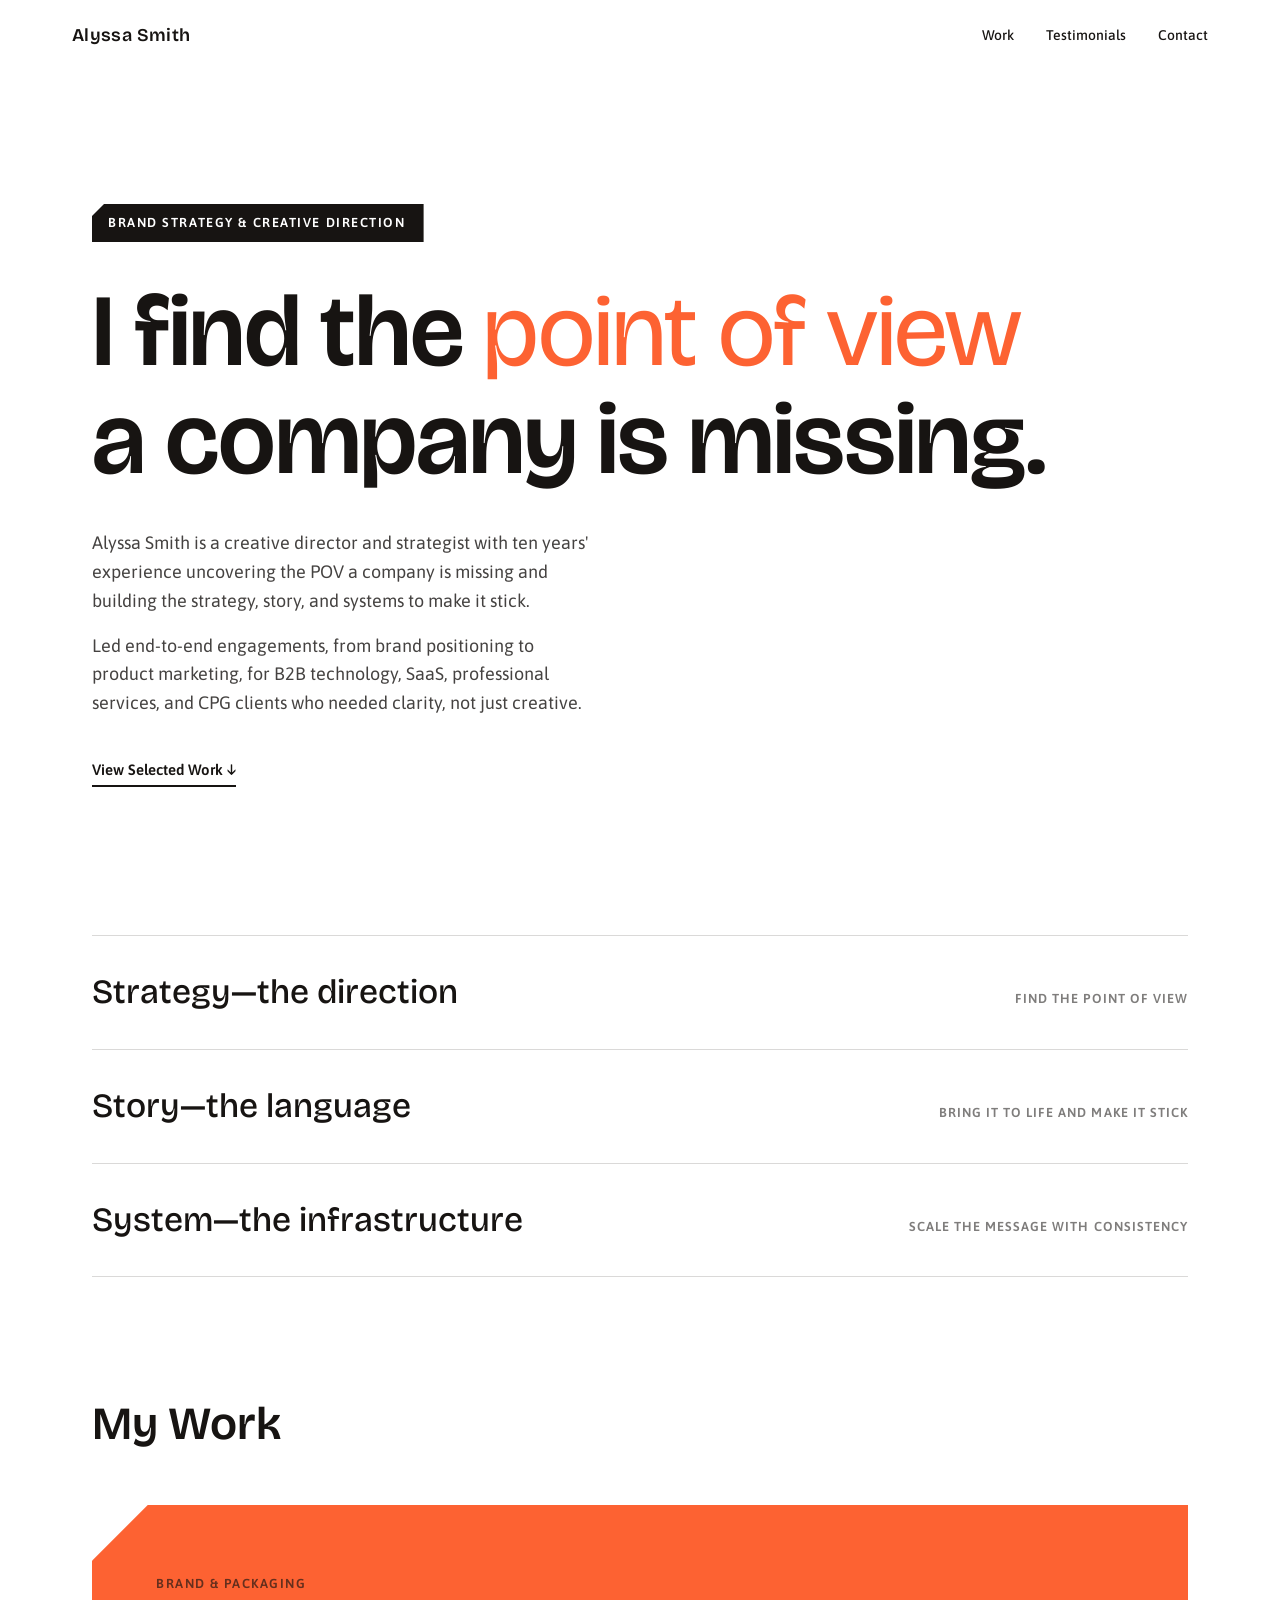
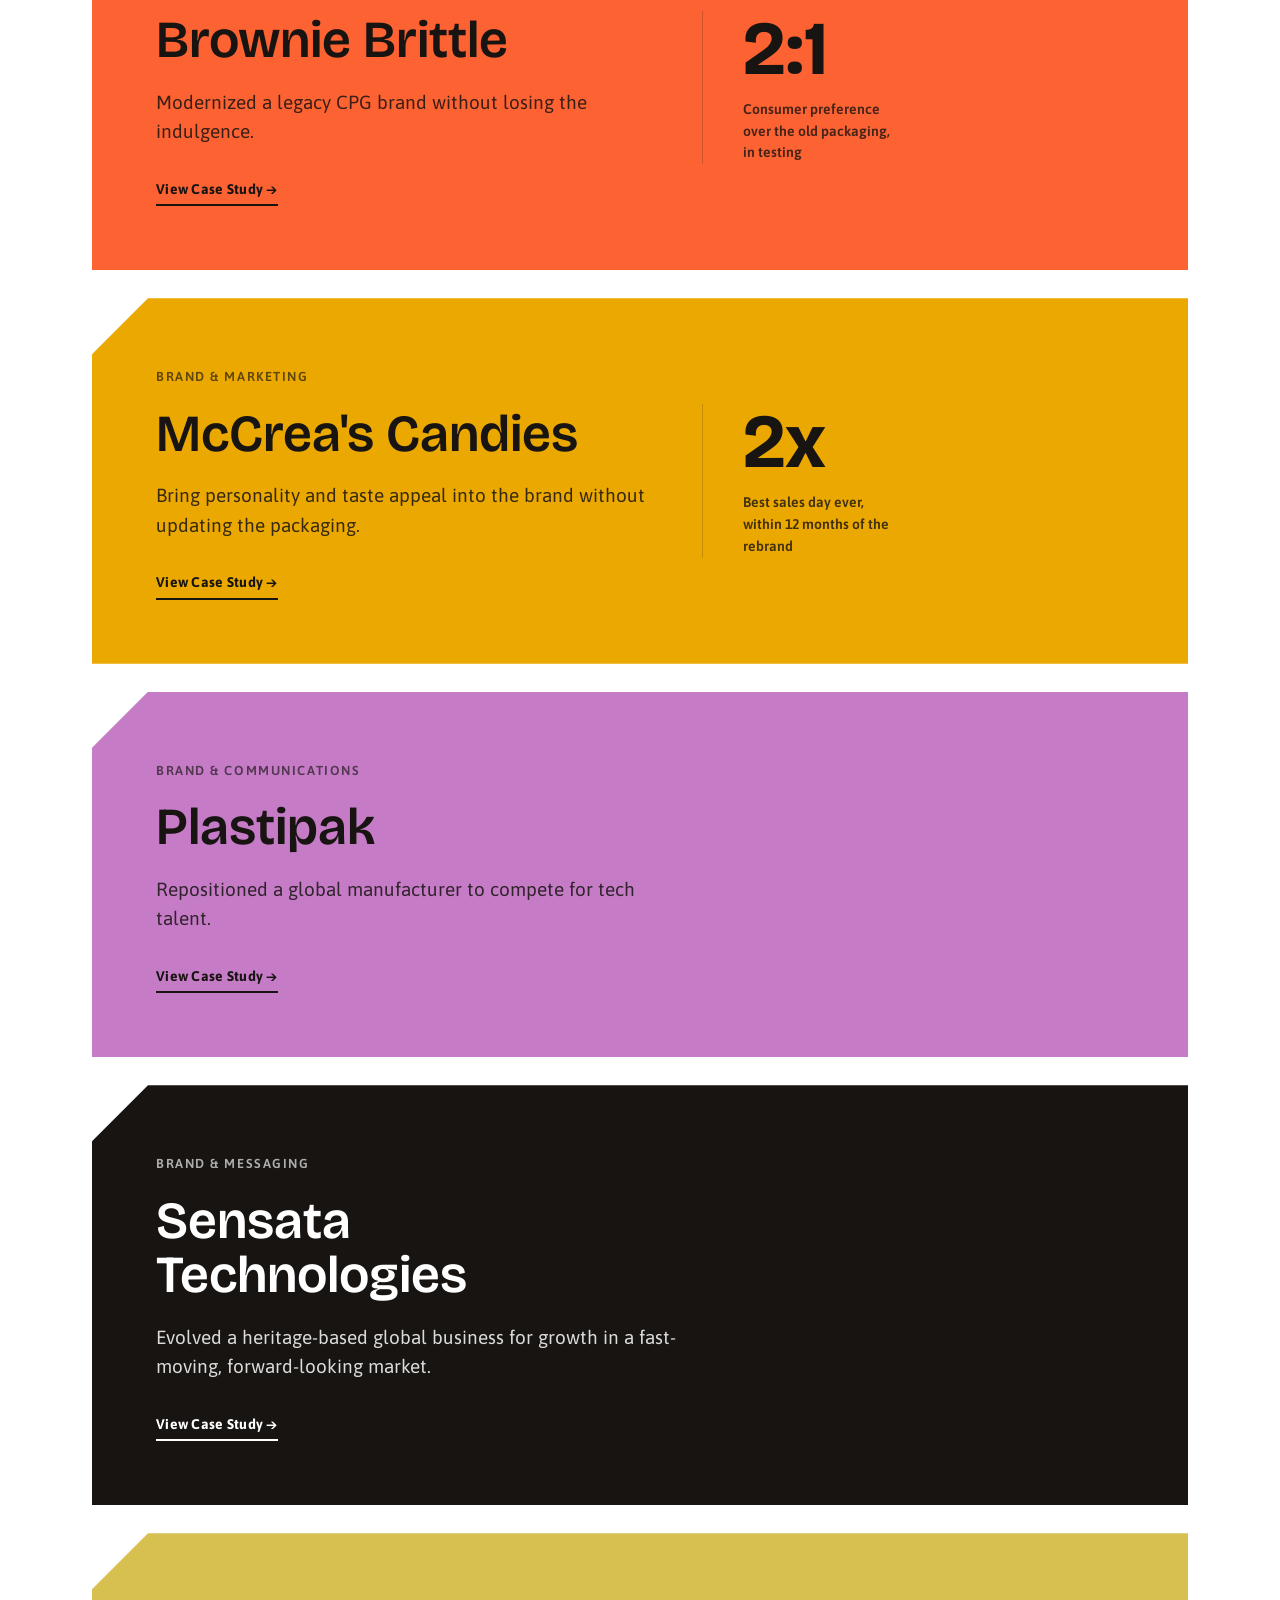
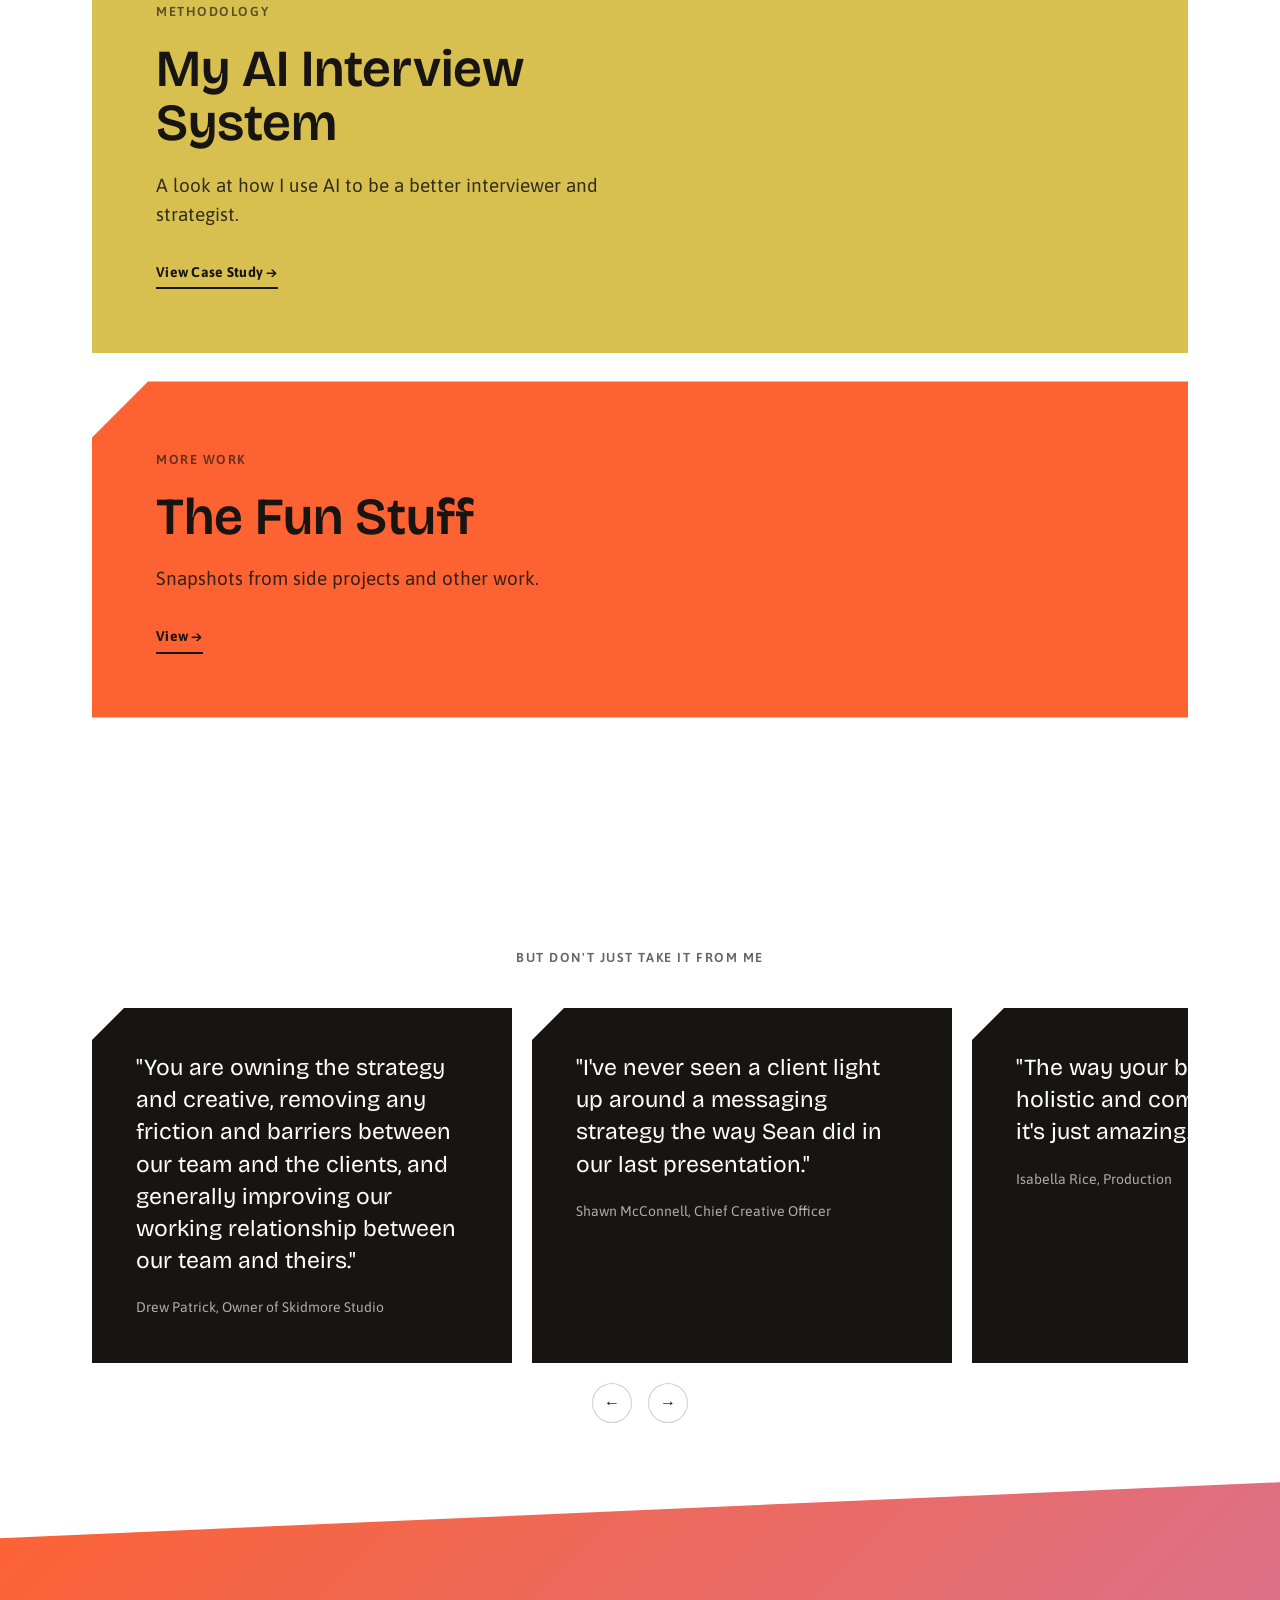
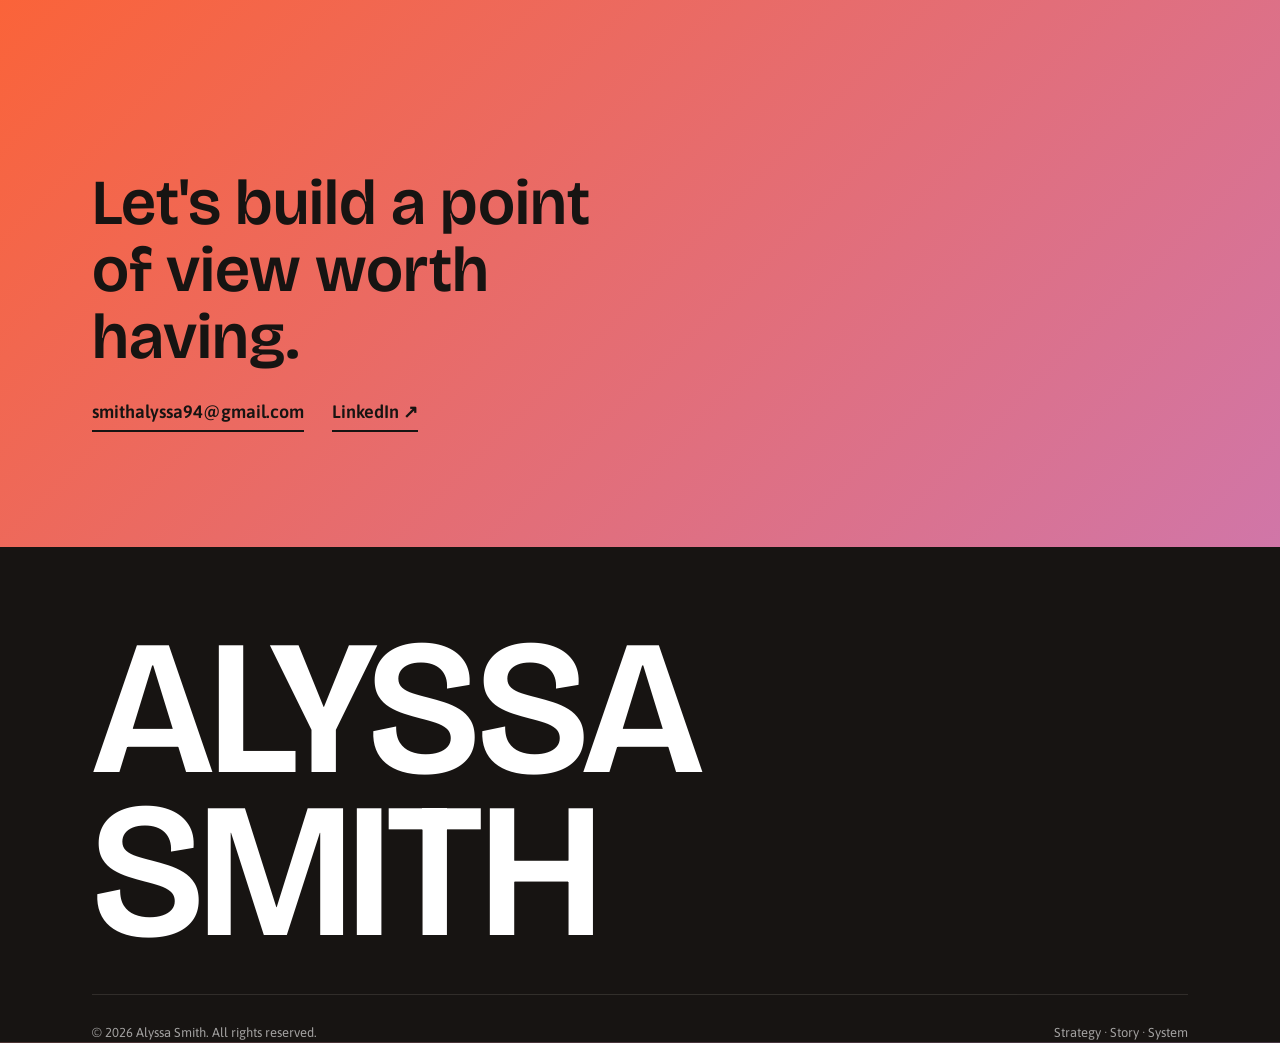
<file: projects/plastipak.html>
<!DOCTYPE html>
<html lang="en">
<head>
<script src="../js/guard.js"></script>
<meta charset="UTF-8">
<meta name="viewport" content="width=device-width, initial-scale=1.0">
<title>Plastipak — Alyssa Smith</title>
<meta name="description" content="Repositioned a global manufacturer to compete for tech talent. People, Product, Planet.">
<link rel="preconnect" href="https://fonts.googleapis.com">
<link rel="preconnect" href="https://fonts.gstatic.com" crossorigin>
<link href="https://fonts.googleapis.com/css2?family=Bricolage+Grotesque:ital,opsz,wght@0,12..96,400..800;1,12..96,400..800&family=Asap:ital,wght@0,400..700;1,400..700&display=swap" rel="stylesheet">
<link rel="stylesheet" href="../css/style.css">
<link rel="stylesheet" href="../css/case-study.css">
</head>
<body style="--case-accent: var(--plum);">

<nav class="nav">
  <a href="../index.html" class="nav__name">Alyssa Smith</a>
  <ul class="nav__links">
    <li><a href="../index.html#work">Work</a></li>
    <li><a href="../index.html#testimonials">Testimonials</a></li>
    <li><a href="../index.html#contact">Contact</a></li>
  </ul>
</nav>

<main>

  <header class="case-hero wrap block block--plum block--pad">
    <a href="../index.html" class="case-hero__back">← Back to Homepage</a>
    <div class="case-hero__meta">
      <span>Brand &amp; Communications Strategy</span>
      <span>ACD &amp; Brand Strategist</span>
    </div>
    <h1>Plastipak</h1>
    <div class="case-hero__img">
      <img src="../images/projects/plastipak-hero.jpg" alt="Plastipak logo on a blue gradient background">
    </div>
  </header>

  <section class="block block--paper block--cut block--pad">
    <div class="wrap case-problem">
      <p class="case-section-label">The Problem</p>
      <p>Plastipak is one of the largest rigid plastics packaging manufacturers in the world. If you've picked up a bottle today, there's a reasonable chance they made it. But the brand positioned the company as a packaging manufacturer — functional, accurate, forgettable.</p>
      <p>That mattered because Plastipak was competing for talent against tech companies and sustainability-driven brands that had figured out how to make their work sound meaningful.</p>
    </div>
  </section>

  <section class="block block--paper block--pad">
    <div class="wrap case-rundown">
      <p class="case-section-label">The Rundown</p>
      <ul>
        <li>Creative direction</li>
        <li>Competitive audit</li>
        <li>Brand strategy and positioning</li>
        <li>Manifesto and messaging pillars</li>
        <li>Voice and messaging</li>
        <li>Website (Plastipak.com)</li>
        <li>Intranet and internal comms</li>
        <li>Family of companies strategy</li>
        <li>Recruitment communications</li>
        <li>Ongoing retainer</li>
      </ul>
    </div>
  </section>

  <section class="block block--paper block--pad">
    <div class="wrap">
      <p class="case-section-label">The Thinking</p>
      <div class="case-thinking">
        <p>Three themes came up consistently over the course of our many years of partnership: caring about their employees and the communities Plastipak serves, a long-term dedication to product quality, and a new focus on sustainability efforts that needed to be emphasized.</p>
        <p>People. Product. Planet.</p>
        <p>Finding the three Ps alliteration felt too simple at first—like we were flattening a complex organization into a bumper sticker. But the simplicity proved itself once we started building the narrative and materials around it. Those three words were memorable, they scaled across every context from recruitment to trade shows, and they gave everyone in the organization a framework they could actually use. The strength wasn't in the complexity of the idea. It was in how easily it traveled.</p>
      </div>
    </div>
  </section>

  <section class="block block--paper block--pad">
    <div class="wrap">
      <p class="case-section-label">The Work</p>

      <div class="case-work__item">
        <h3>Brand Standards Guide</h3>
        <p>The positioning, messaging architecture, visual guidelines, and voice standards all had to be usable by teams who weren't in the room when the decisions were made. The document was designed to onboard, not just document.</p>
        <div class="case-work__img"><img src="../images/projects/work/plastipak-standards.jpg" alt="Plastipak brand standards guide page spread"></div>
      </div>

      <div class="case-work__item">
        <h3>Manifesto and Messaging Pillars</h3>
        <p>People, Product, Planet had to sound like Plastipak whether it showed up in a recruitment post, a trade show banner, or an investor deck. The manifesto copy flexed for context without losing the frame — same story, different temperature.</p>
        <div class="case-work__img"><img src="../images/projects/work/plastipak-pillars.jpg" alt="Plastipak People, Product, Planet messaging pillars"></div>
      </div>

      <div class="case-work__item">
        <h3>Website (Plastipak.com)</h3>
        <p>The corporate side needed to speak to customers and partners. The careers side needed to speak to engineers and innovators who didn't know Plastipak was doing interesting work. The site couldn't feel like a split personality—it had to feel like one company with more than one reason to pay attention.</p>
        <div class="case-work__img"><img src="../images/projects/work/plastipak-website.jpg" alt="Plastipak.com website homepage"></div>
      </div>

      <div class="case-work__item">
        <h3>Internal Communications</h3>
        <p>If the external brand says one thing and the intranet says another, employees notice. Internal messaging matched the external story so the brand felt real from the inside, not just marketed from the outside.</p>
      </div>

      <div class="case-work__item">
        <h3>Family of Companies</h3>
        <p>Plastipak operates a portfolio of brands and subsidiaries. The framework established how each one relates to the parent — where they share messaging, where they diverge, and how the visual identity holds across the family without homogenizing it.</p>
      </div>
    </div>
  </section>

  <section class="case-result block block--plum block--cut block--pad">
    <div class="wrap">
      <p class="case-section-label">The Result</p>
      <div class="case-result__stats">
        <div>
          <span class="case-result__stat-number">↑</span>
          <span class="case-result__stat-label">Uptick in internal adoption of brand messages</span>
        </div>
        <div>
          <span class="case-result__stat-number">↑</span>
          <span class="case-result__stat-label">Positive change in recruitment outcomes</span>
        </div>
      </div>
    </div>
  </section>

  <footer id="contact" class="block block--gradient block--cut">
    <div class="wrap block--pad contact">
      <a href="../index.html#work" class="case-hero__back">← Back to Selected Work</a>
      <h2 style="margin-top: 24px;">Let's build a point of view worth having.</h2>
      <div class="contact__links">
        <a href="mailto:smithalyssa94@gmail.com">smithalyssa94@gmail.com</a>
        <a href="https://www.linkedin.com/in/alyssa-smith-50216ab2/" target="_blank" rel="noopener">LinkedIn ↗</a>
      </div>
    </div>

    <div class="block block--ink footer">
      <div class="wrap">
        <div class="footer__wordmark">ALYSSA<br>SMITH</div>
        <div class="footer__bottom">
          <span>© 2026 Alyssa Smith. All rights reserved.</span>
          <span>Strategy · Story · System</span>
        </div>
      </div>
    </div>
  </footer>

</main>

</body>
</html>
</file>
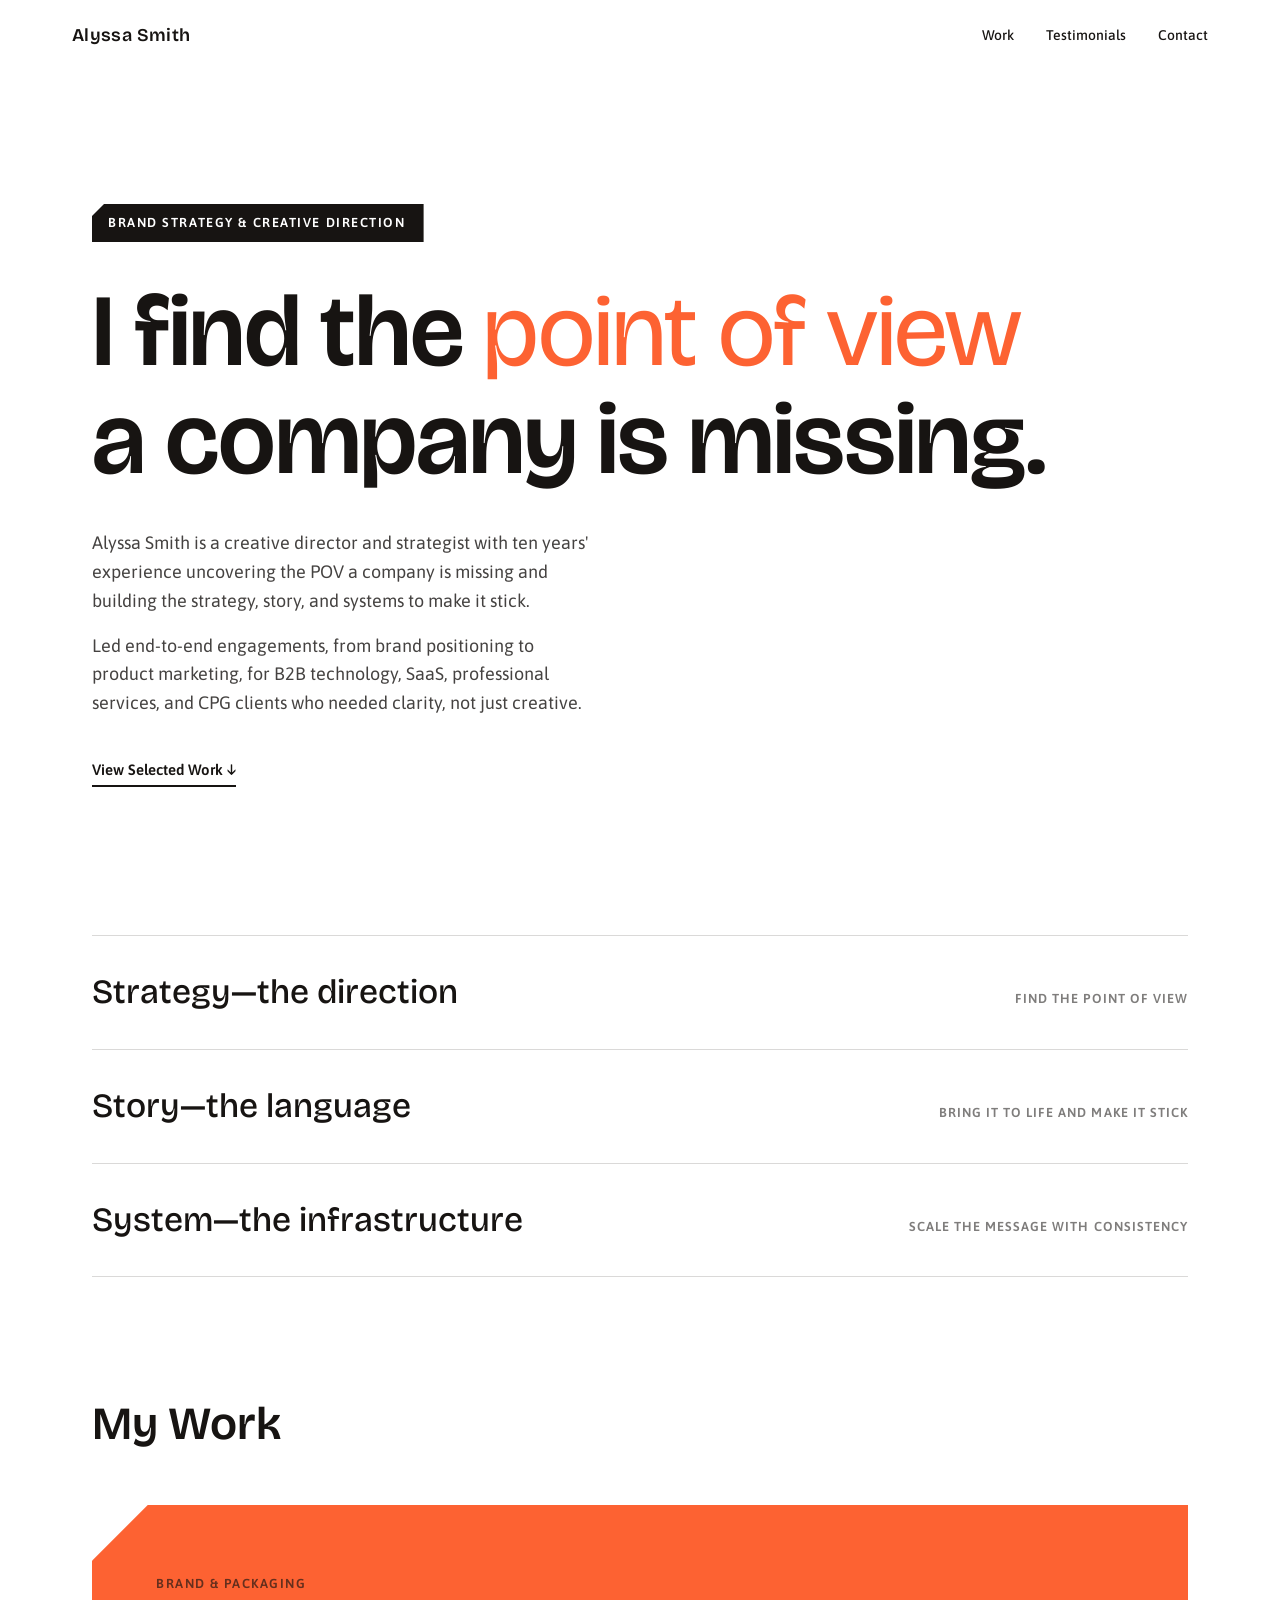
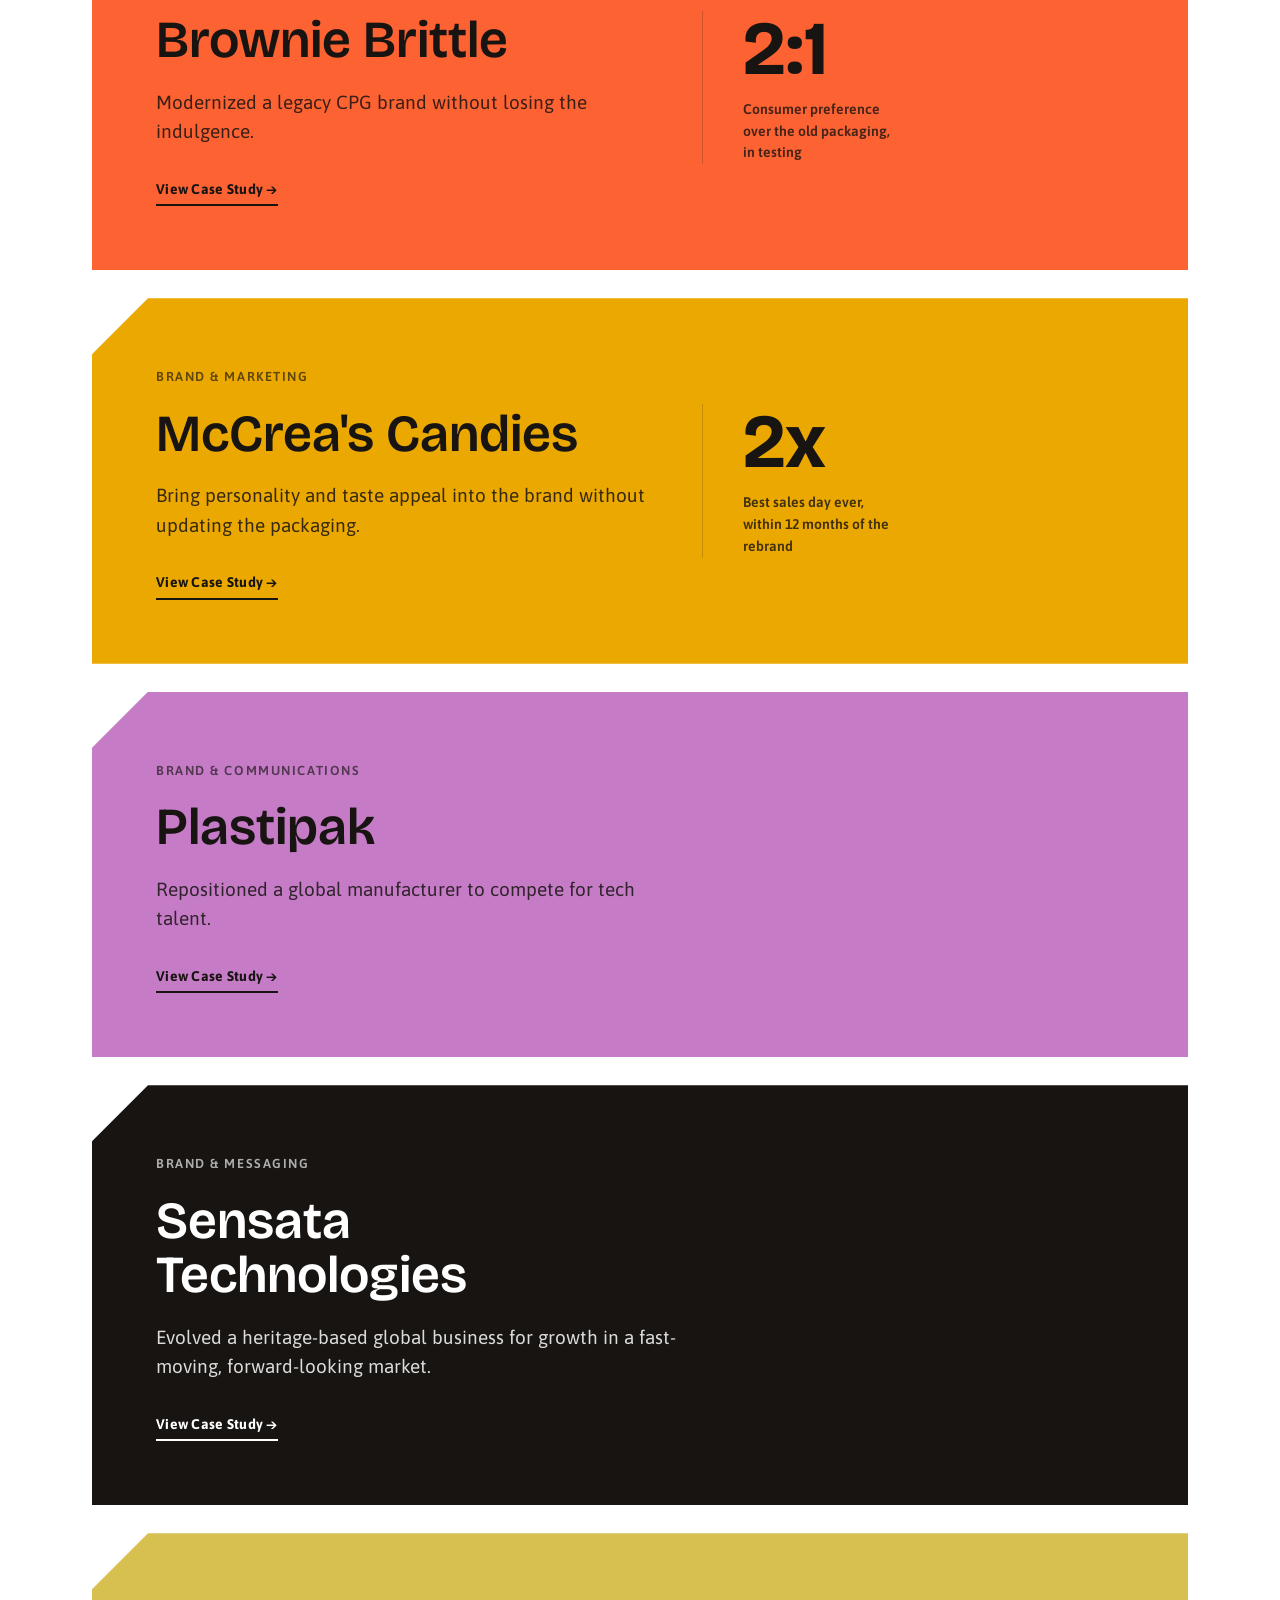
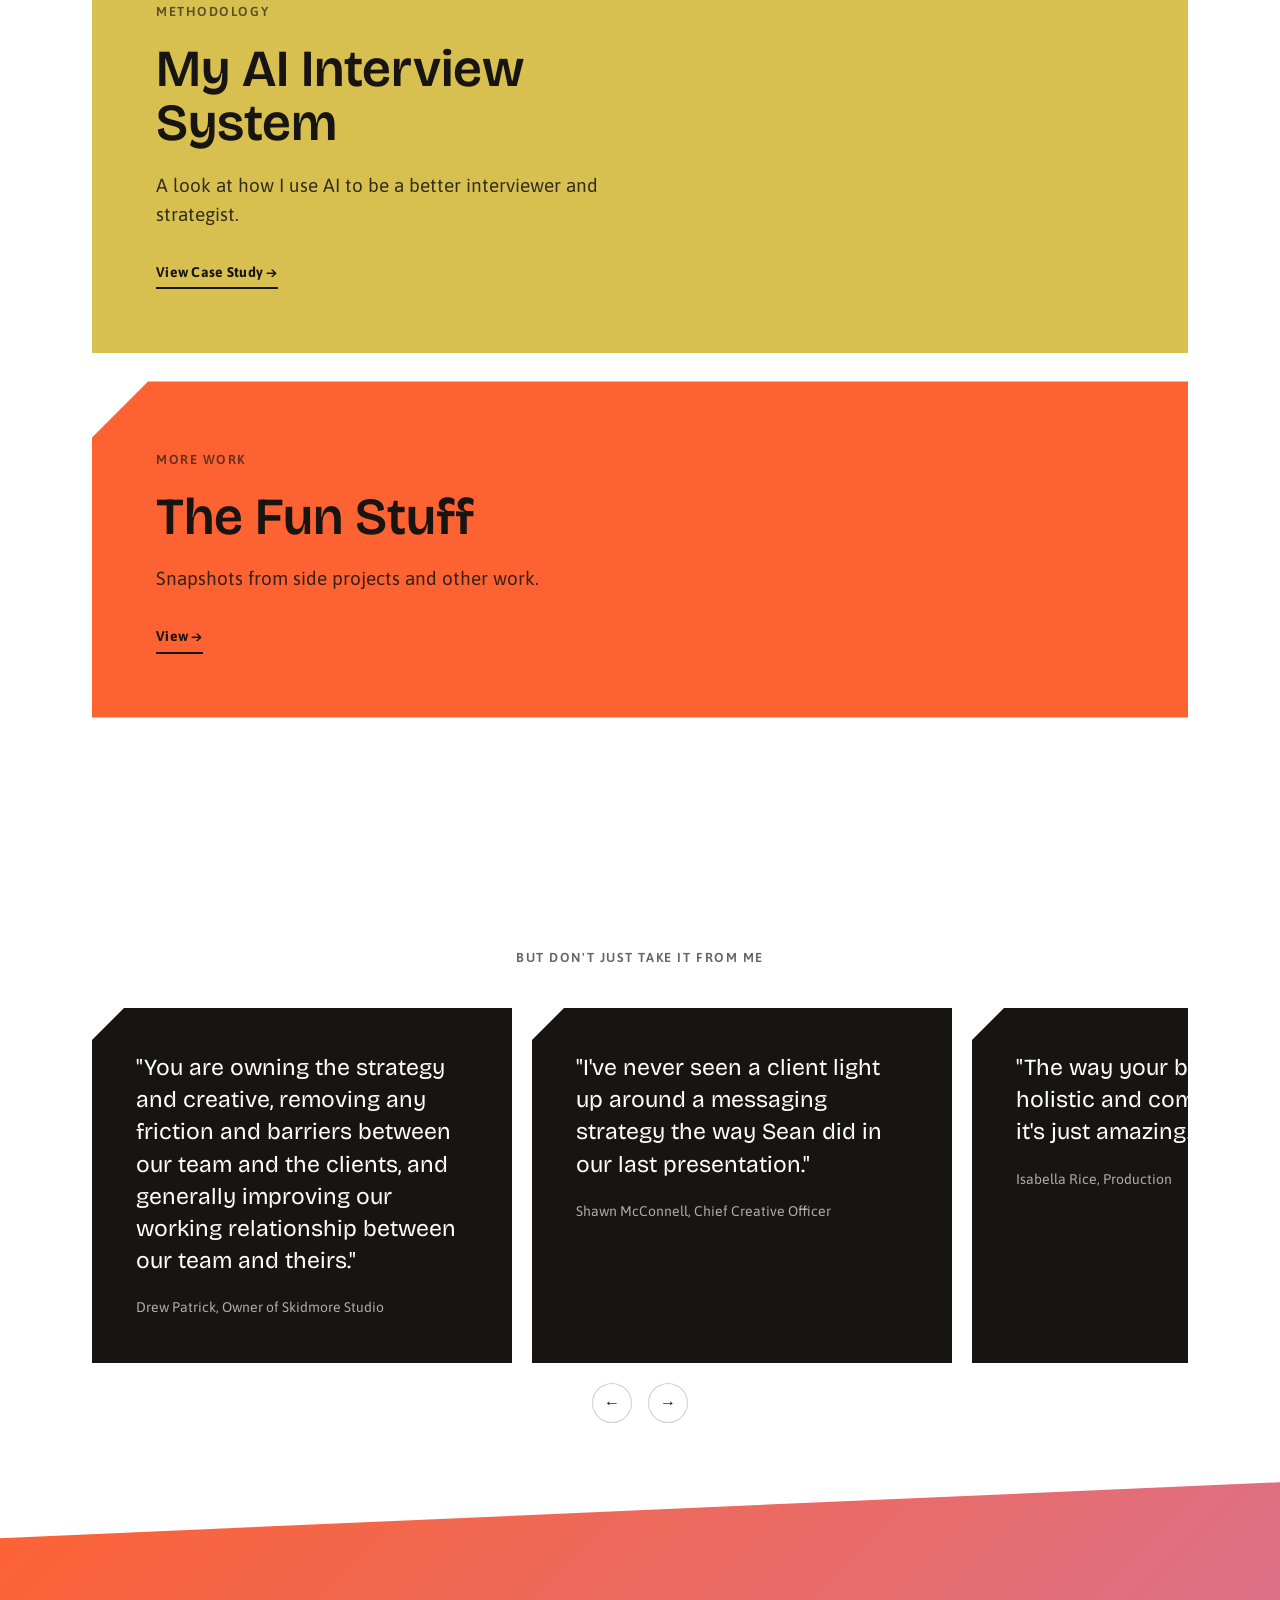
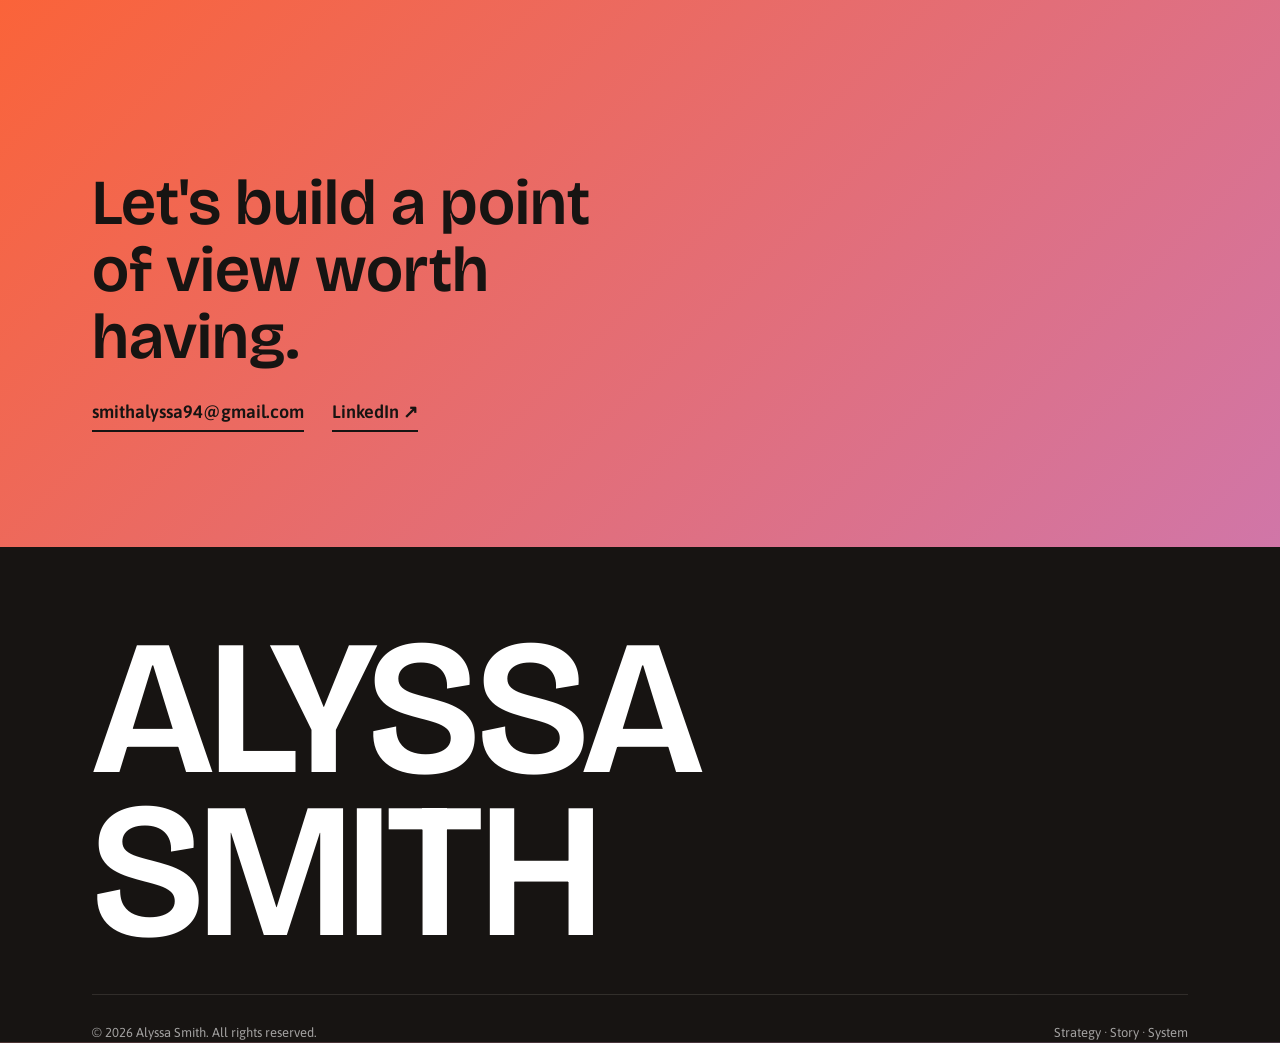
<file: projects/sensata.html>
<!DOCTYPE html>
<html lang="en">
<head>
<script src="../js/guard.js"></script>
<meta charset="UTF-8">
<meta name="viewport" content="width=device-width, initial-scale=1.0">
<title>Sensata Technologies — Alyssa Smith</title>
<meta name="description" content="37 interviews, 10+ messaging toolkits, and a brand framework built on a strategic minefield. CEO-approved.">
<link rel="preconnect" href="https://fonts.googleapis.com">
<link rel="preconnect" href="https://fonts.gstatic.com" crossorigin>
<link href="https://fonts.googleapis.com/css2?family=Bricolage+Grotesque:ital,opsz,wght@0,12..96,400..800;1,12..96,400..800&family=Asap:ital,wght@0,400..700;1,400..700&display=swap" rel="stylesheet">
<link rel="stylesheet" href="../css/style.css">
<link rel="stylesheet" href="../css/case-study.css">
</head>
<body style="--case-accent: var(--rust);">

<nav class="nav">
  <a href="../index.html" class="nav__name">Alyssa Smith</a>
  <ul class="nav__links">
    <li><a href="../index.html#work">Work</a></li>
    <li><a href="../index.html#testimonials">Testimonials</a></li>
    <li><a href="../index.html#contact">Contact</a></li>
  </ul>
</nav>

<main>

  <header class="case-hero wrap block block--ink block--pad">
    <a href="../index.html" class="case-hero__back">← Back to Homepage</a>
    <div class="case-hero__meta">
      <span>Brand &amp; Messaging Architecture</span>
      <span>ACD &amp; Content Lead</span>
    </div>
    <h1>Sensata Technologies</h1>
    <div class="case-hero__img case-hero__img--short">
      <img src="../images/projects/sensata-hero.jpg" alt="Sensata wordmark rendered as a glowing dot-matrix pattern on a dark gradient background">
    </div>
  </header>

  <section class="block block--paper block--cut block--pad">
    <div class="wrap case-problem">
      <p class="case-section-label">The Problem</p>
      <p>Sensata Technologies is a $4B global sensing company with 20,000 employees, products in everything from aircraft to electric vehicles, and a brand identity stuck in 2006.</p>
      <p>The business transformed under new leadership, with restructured business units, and a stock that had rallied over 100% in a couple quarters. The brand hadn't kept up.</p>
    </div>
  </section>

  <section class="block block--paper block--pad">
    <div class="wrap case-rundown">
      <p class="case-section-label">The Rundown</p>
      <ul>
        <li>37+ stakeholder interviews</li>
        <li>Cross-industry competitor audit</li>
        <li>Audience perception analysis</li>
        <li>Brand framework</li>
        <li>Brand architecture</li>
        <li>Messaging toolkit</li>
        <li>Website / digital presence</li>
        <li>Hype video</li>
        <li>Internal rollout collateral</li>
      </ul>
    </div>
  </section>

  <section class="block block--paper block--pad">
    <div class="wrap">
      <p class="case-section-label">The Thinking</p>
      <div class="case-thinking">
        <p>The brand needed to encompass where the company was growing without losing what was already true. At the top of the framework, the positioning had to be honest to who Sensata actually was — not aspirational language layered over a company that wouldn't recognize itself. Then underneath, the messaging house had to allow for specificity across wildly different customer types without breaking the brand apart.</p>
      </div>
    </div>
  </section>

  <section class="block block--paper block--pad">
    <div class="wrap">
      <p class="case-section-label">The Work</p>

      <div class="case-work__item">
        <h3>Brand Framework</h3>
        <p>The narrative we developed (purpose, identity, key messaging) had to hold for automotive and aerospace and defense and industrials — segments that have almost nothing in common except the underlying technology. Every round sharpened the distinction between what was aspirational and what was earned. The CEO approved it in a 30-minute session that ended five minutes early.</p>
        <div class="case-work__img"><img src="../images/projects/work/sensata-framework.jpg" alt="Sensata brand framework slide listing four key messages: systems expertise, trust, partnership, and forward-looking"></div>
      </div>

      <div class="case-work__item">
        <h3>Customer Messaging Toolkit</h3>
        <p>The point wasn't to write different messages for every audience — it was to give every audience a version of the same message that felt like it was written for them. A product marketer in Japan and a sales engineer in Germany should be able to pull from the same system and still sound like they're talking about their customer's specific problem.</p>
        <div class="case-work__img"><img src="../images/projects/work/sensata-messaging.jpg" alt="Sensata messaging strategy slide breaking down the anatomy of an audience message template: eyebrow, headline, USP, supporting messages, key message tags, proof points, and where-to-use guidance"></div>
      </div>
    </div>
  </section>

  <section class="case-result block block--rust block--cut block--pad">
    <div class="wrap">
      <p class="case-section-label">Work In Progress</p>
      <p class="case-result__kicker">Come back later!</p>
      <p class="case-result__footnote">Sensata Technologies is a publicly traded company. Details reflect the strategic process; specific deliverable content is confidential. External launch planned January 2027.</p>
    </div>
  </section>

  <footer id="contact" class="block block--gradient block--cut">
    <div class="wrap block--pad contact">
      <a href="../index.html#work" class="case-hero__back">← Back to Selected Work</a>
      <h2 style="margin-top: 24px;">Let's build a point of view worth having.</h2>
      <div class="contact__links">
        <a href="mailto:smithalyssa94@gmail.com">smithalyssa94@gmail.com</a>
        <a href="https://www.linkedin.com/in/alyssa-smith-50216ab2/" target="_blank" rel="noopener">LinkedIn ↗</a>
      </div>
    </div>

    <div class="block block--ink footer">
      <div class="wrap">
        <div class="footer__wordmark">ALYSSA<br>SMITH</div>
        <div class="footer__bottom">
          <span>© 2026 Alyssa Smith. All rights reserved.</span>
          <span>Strategy · Story · System</span>
        </div>
      </div>
    </div>
  </footer>

</main>

</body>
</html>
</file>
<file: css/style.css>
/* ============================================
   Alyssa Smith — Portfolio
   Palette: paper / ink / rust / plum / gold / olive
   ============================================ */

:root {
  --paper: #ffffff;
  --ink: #171412;
  --ink-soft: #2c2820;
  --rust: #fd6232;
  --plum: #c57bc6;
  --gold: #eba801;
  --olive: #d7c050;

  --font-display: "Bricolage Grotesque", -apple-system, BlinkMacSystemFont, "Segoe UI", sans-serif;
  --font-body: "Asap", -apple-system, BlinkMacSystemFont, "Segoe UI", sans-serif;

  --diagonal: 56px;
  --section-pad-y: clamp(64px, 9vw, 128px);
  --edge: clamp(24px, 6vw, 72px);
  --cut: 28px;
}

* {
  box-sizing: border-box;
}

html {
  scroll-behavior: smooth;
}

body {
  margin: 0;
  background: var(--paper);
  color: var(--ink);
  font-family: var(--font-body);
  font-size: 17px;
  line-height: 1.55;
  -webkit-font-smoothing: antialiased;
}

img {
  max-width: 100%;
  display: block;
}

a {
  color: inherit;
}

h1, h2, h3, h4 {
  font-family: var(--font-display);
  font-weight: 600;
  line-height: 1.05;
  margin: 0;
}

p {
  margin: 0;
}

.wrap {
  max-width: 1240px;
  margin: 0 auto;
  padding-left: var(--edge);
  padding-right: var(--edge);
}

.eyebrow {
  font-size: 13px;
  font-weight: 600;
  letter-spacing: 0.12em;
  text-transform: uppercase;
  opacity: 0.65;
}

/* ---------- Nav ---------- */

.nav {
  position: fixed;
  top: 0;
  left: 0;
  right: 0;
  z-index: 100;
  display: flex;
  align-items: center;
  justify-content: space-between;
  padding: 22px var(--edge);
  background: rgba(255, 255, 255, 0.86);
  backdrop-filter: blur(6px);
}

.nav__name {
  font-family: var(--font-display);
  font-weight: 600;
  font-size: 18px;
  letter-spacing: 0.02em;
  text-decoration: none;
}

.nav__links {
  display: flex;
  gap: 32px;
  list-style: none;
  margin: 0;
  padding: 0;
  font-size: 14px;
  font-weight: 500;
}

.nav__links a {
  text-decoration: none;
  border-bottom: 1px solid transparent;
  padding-bottom: 2px;
  transition: border-color 0.2s ease;
}

.nav__links a:hover {
  border-color: currentColor;
}

.nav__toggle {
  display: none;
}

/* ---------- Diagonal section mechanics ---------- */

.block {
  position: relative;
}

.block--cut {
  clip-path: polygon(0 var(--diagonal), 100% 0, 100% 100%, 0 100%);
  margin-top: calc(var(--diagonal) * -1);
  padding-top: calc(var(--diagonal) + var(--section-pad-y));
}

.block--cut-both {
  clip-path: polygon(0 var(--diagonal), 100% 0, 100% calc(100% - var(--diagonal)), 0 100%);
  margin-top: calc(var(--diagonal) * -1);
  padding-top: calc(var(--diagonal) + var(--section-pad-y));
  padding-bottom: calc(var(--diagonal) + var(--section-pad-y));
}

.block--pad {
  padding-top: var(--section-pad-y);
  padding-bottom: var(--section-pad-y);
}

.block--paper { background: var(--paper); }
.block--ink { background: var(--ink); color: var(--paper); }
.block--rust { background: var(--rust); }
.block--plum { background: var(--plum); }
.block--gold { background: var(--gold); }
.block--olive { background: var(--olive); }
.block--gradient { background: linear-gradient(135deg, var(--rust), var(--plum)); }

/* ---------- Cut-corner card system ---------- */

.card-cut {
  clip-path: polygon(var(--cut) 0, 100% 0, 100% 100%, 0 100%, 0 var(--cut));
}

.card-cut--sm {
  --cut: 16px;
}

.card-cut--lg {
  --cut: 44px;
}

.card-cut--xl {
  --cut: 64px;
}

/* ---------- Hero ---------- */

.hero {
  padding-top: calc(140px + 64px);
  padding-bottom: 140px;
}

.hero__eyebrow {
  position: relative;
  display: inline-block;
  background: var(--ink);
  color: var(--paper);
  padding: 9px 18px 9px 16px;
  margin-bottom: 36px;
  opacity: 1;
  --cut: 12px;
}

.hero__statement {
  position: relative;
  font-size: clamp(44px, 8vw, 104px);
  max-width: 17ch;
  letter-spacing: -0.01em;
}

.hero__statement em {
  font-style: normal;
  font-weight: 400;
  color: var(--rust);
}

.hero__statement-mark {
  color: var(--ink);
}

.hero__bio {
  position: relative;
  max-width: 56ch;
  margin-top: 36px;
}

.hero__bio p {
  font-size: clamp(16px, 1.5vw, 18px);
  opacity: 0.8;
  line-height: 1.6;
}

.hero__bio p + p {
  margin-top: 16px;
}

.hero__cta {
  position: relative;
  display: inline-flex;
  align-items: center;
  gap: 8px;
  margin-top: 40px;
  font-weight: 600;
  font-size: 15px;
  text-decoration: none;
  border-bottom: 2px solid var(--ink);
  padding-bottom: 4px;
}

/* ---------- Rule list (Strategy / Story / System) ---------- */

.rulelist {
  padding-top: 8px;
  padding-bottom: 8px;
}

.rulelist__row {
  display: grid;
  grid-template-columns: 1fr auto;
  align-items: baseline;
  gap: 24px;
  padding: 30px 0;
  border-top: 1px solid rgba(26, 23, 18, 0.16);
  opacity: 0;
  transform: translateX(56px);
  transition: opacity 0.6s ease, transform 0.6s ease;
}

.rulelist__row:nth-child(2) {
  transition-delay: 0.1s;
}

.rulelist__row:nth-child(3) {
  transition-delay: 0.2s;
}

.rulelist__row.is-visible {
  opacity: 1;
  transform: translateX(0);
}

.rulelist__row:last-child {
  border-bottom: 1px solid rgba(26, 23, 18, 0.16);
}

@media (prefers-reduced-motion: reduce) {
  .rulelist__row {
    opacity: 1;
    transform: none;
    transition: none;
  }
}

.rulelist__label {
  font-family: var(--font-display);
  font-size: clamp(22px, 3.4vw, 34px);
  font-weight: 500;
}

.rulelist__tag {
  font-size: 13px;
  font-weight: 600;
  letter-spacing: 0.08em;
  text-transform: uppercase;
  opacity: 0.55;
  white-space: nowrap;
}

/* ---------- Selected work ---------- */

.section-head {
  margin-bottom: 56px;
  max-width: 60ch;
}

.section-head h2 {
  font-size: clamp(30px, 4vw, 46px);
  margin-bottom: 14px;
}

.section-head p {
  font-size: 18px;
  opacity: 0.75;
}

.work-grid {
  display: flex;
  flex-direction: column;
  gap: 28px;
}

.project-card {
  position: relative;
  display: block;
  text-decoration: none;
  padding: clamp(40px, 5vw, 64px);
  --cut: 56px;
}

.project-card h3 {
  font-size: clamp(30px, 5vw, 52px);
  max-width: 14ch;
  margin-top: 18px;
  margin-bottom: 20px;
}

.project-card p {
  font-size: clamp(16px, 1.6vw, 19px);
  max-width: 52ch;
  opacity: 0.85;
}

.project-card__link {
  display: inline-flex;
  align-items: center;
  gap: 8px;
  margin-top: 32px;
  font-size: 14px;
  font-weight: 700;
  letter-spacing: 0.02em;
  border-bottom: 2px solid currentColor;
  padding-bottom: 4px;
}

.project-card--split {
  display: grid;
  grid-template-columns: 1.2fr 1fr;
  align-items: center;
  gap: 40px;
}

.project-card--split h3 {
  margin-top: 18px;
}

.project-card__stat {
  display: flex;
  flex-direction: column;
  padding-left: 40px;
  border-left: 1px solid rgba(23, 20, 18, 0.18);
}

.project-card__stat-number {
  font-family: var(--font-display);
  font-size: clamp(48px, 6vw, 76px);
  font-weight: 700;
  line-height: 1;
}

.project-card__stat-label {
  margin-top: 12px;
  font-size: 14px;
  font-weight: 600;
  max-width: 22ch;
  opacity: 0.8;
}

.project-card--rust { background: var(--rust); color: var(--ink); }
.project-card--gold { background: var(--gold); color: var(--ink); }
.project-card--plum { background: var(--plum); color: var(--ink); }
.project-card--ink { background: var(--ink); color: var(--paper); }
.project-card--olive { background: var(--olive); color: var(--ink); }

/* ---------- Funsies (More Work — stacked per-project carousels, fun-stuff.html) ---------- */

.funsies-projects {
  margin-top: 40px;
}

.funsies-project + .funsies-project {
  margin-top: 72px;
  padding-top: 56px;
  border-top: 1px solid rgba(23, 20, 18, 0.12);
}

.funsies-project__carousel-wrap {
  position: relative;
  padding-left: var(--edge);
  padding-right: var(--edge);
}

.funsies-project__carousel {
  display: flex;
  overflow-x: auto;
  scroll-snap-type: x mandatory;
  scrollbar-color: var(--ink) rgba(26, 23, 18, 0.12);
}

.funsies-project__carousel::-webkit-scrollbar {
  height: 5px;
}

.funsies-project__carousel::-webkit-scrollbar-track {
  background: rgba(26, 23, 18, 0.12);
}

.funsies-project__carousel::-webkit-scrollbar-thumb {
  background: var(--ink);
}

.funsies-project__slide {
  flex: 0 0 100%;
  scroll-snap-align: start;
  height: clamp(320px, 42vw, 560px);
  background: var(--paper);
}

.funsies-project__slide img {
  width: 100%;
  height: 100%;
  display: block;
  object-fit: contain;
}

.funsies-project__copy {
  max-width: 52em;
  margin-top: 28px;
}

.funsies-project__copy h4 {
  font-family: var(--font-display);
  font-size: clamp(22px, 2.4vw, 30px);
  font-weight: 600;
  margin-bottom: 12px;
}

.funsies-project__copy p {
  font-size: clamp(15px, 1.4vw, 17px);
  opacity: 0.75;
  line-height: 1.55;
}

.funsies-project__copy p + p {
  margin-top: 14px;
}

.funsies-project__role {
  font-size: 14px;
}

.funsies-card__result {
  display: block;
  margin-top: 14px;
  font-size: 14px;
  font-weight: 700;
  letter-spacing: 0.02em;
  color: var(--rust);
}

.funsies-card__result--muted {
  color: inherit;
  opacity: 0.5;
  font-weight: 600;
}

.funsies-nav {
  display: flex;
  justify-content: center;
  gap: 10px;
  margin-top: 20px;
}

.funsies-nav__btn {
  width: 44px;
  height: 44px;
  border-radius: 50%;
  border: 1px solid rgba(23, 20, 18, 0.2);
  background: var(--paper);
  color: var(--ink);
  font-size: 17px;
  cursor: pointer;
  transition: background 0.15s ease, color 0.15s ease;
}

.funsies-nav__btn:hover {
  background: var(--ink);
  color: var(--paper);
}

/* ---------- Testimonials ---------- */

.testimonials {
  position: relative;
}

.testimonials__head {
  display: flex;
  align-items: center;
  justify-content: center;
  text-align: center;
  margin-bottom: 40px;
}

.testimonial-nav {
  display: flex;
  justify-content: center;
  gap: 10px;
  margin-top: 28px;
}

.carousel-nav__btn {
  width: 40px;
  height: 40px;
  border-radius: 50%;
  border: 1px solid rgba(23, 20, 18, 0.2);
  background: var(--paper);
  color: var(--ink);
  font-size: 16px;
  cursor: pointer;
  transition: background 0.15s ease, color 0.15s ease;
  flex: 0 0 auto;
}

.carousel-nav__btn:hover {
  background: var(--ink);
  color: var(--paper);
}

.testimonial-grid {
  display: flex;
  gap: 20px;
  overflow-x: auto;
  scroll-snap-type: x mandatory;
  padding-bottom: 20px;
  margin-bottom: -20px;
  scrollbar-color: var(--ink) rgba(26, 23, 18, 0.12);
}

.testimonial-grid::-webkit-scrollbar {
  height: 5px;
}

.testimonial-grid::-webkit-scrollbar-track {
  background: rgba(26, 23, 18, 0.12);
}

.testimonial-grid::-webkit-scrollbar-thumb {
  background: var(--ink);
}

.testimonial {
  flex: 0 0 clamp(280px, 38vw, 420px);
  scroll-snap-align: start;
  background: var(--ink);
  color: var(--paper);
  padding: clamp(32px, 4vw, 44px);
  --cut: 32px;
}

.testimonial__quote {
  font-family: var(--font-display);
  font-size: clamp(19px, 2vw, 23px);
  font-weight: 400;
  line-height: 1.4;
  margin-bottom: 20px;
}

.testimonial__attr {
  font-size: 14px;
  opacity: 0.65;
}

/* ---------- Carousel (shared component: image carousel + lightbox) ---------- */

.carousel {
  margin-top: 24px;
}

.carousel__track {
  display: flex;
  gap: 20px;
  overflow-x: auto;
  scroll-snap-type: x mandatory;
  scrollbar-width: none;
}

.carousel__track::-webkit-scrollbar {
  display: none;
}

.carousel__track:focus-visible {
  outline: 2px solid var(--ink);
  outline-offset: 4px;
}

.carousel__slide {
  flex: 0 0 100%;
  scroll-snap-align: start;
}

.carousel[data-carousel-lightbox] .carousel__slide {
  cursor: zoom-in;
}

.carousel__frame {
  aspect-ratio: 16 / 9;
  background: rgba(23, 20, 18, 0.045);
  display: flex;
  align-items: center;
  justify-content: center;
  overflow: hidden;
}

.carousel__frame img {
  width: 100%;
  height: 100%;
  object-fit: contain;
  display: block;
}

.carousel-nav {
  display: flex;
  align-items: center;
  justify-content: center;
  gap: 16px;
  margin-top: 20px;
}

.carousel-dots {
  display: flex;
  align-items: center;
  gap: 8px;
}

.carousel-dot {
  width: 8px;
  height: 8px;
  border-radius: 50%;
  border: none;
  padding: 0;
  background: rgba(23, 20, 18, 0.25);
  cursor: pointer;
  transition: background 0.15s ease, transform 0.15s ease;
}

.carousel-dot.is-active {
  background: var(--ink);
  transform: scale(1.3);
}

.lightbox {
  position: fixed;
  inset: 0;
  background: rgba(15, 13, 11, 0.92);
  display: none;
  align-items: center;
  justify-content: center;
  z-index: 1000;
  padding: 56px;
}

.lightbox.is-open {
  display: flex;
}

.lightbox__img {
  max-width: 100%;
  max-height: 100%;
  object-fit: contain;
  display: block;
}

.lightbox__close,
.lightbox__nav {
  position: absolute;
  border-radius: 50%;
  border: 1px solid rgba(255, 255, 255, 0.3);
  background: transparent;
  color: var(--paper);
  cursor: pointer;
  transition: background 0.15s ease;
}

.lightbox__close:hover,
.lightbox__nav:hover {
  background: rgba(255, 255, 255, 0.15);
}

.lightbox__close {
  top: 24px;
  right: 24px;
  width: 44px;
  height: 44px;
  font-size: 20px;
}

.lightbox__nav {
  top: 50%;
  transform: translateY(-50%);
  width: 48px;
  height: 48px;
  font-size: 18px;
}

.lightbox__nav--prev {
  left: 24px;
}

.lightbox__nav--next {
  right: 24px;
}

@media (max-width: 640px) {
  .lightbox {
    padding: 16px;
  }

  .lightbox__close,
  .lightbox__nav {
    width: 40px;
    height: 40px;
  }
}

/* ---------- Contact / Footer ---------- */

.contact {
  text-align: left;
}

.contact h2 {
  font-size: clamp(34px, 6vw, 64px);
  max-width: 14ch;
  margin-bottom: 28px;
}

.contact__links {
  display: flex;
  flex-wrap: wrap;
  gap: 28px;
  font-size: 18px;
  font-weight: 600;
}

.contact__links a {
  text-decoration: none;
  border-bottom: 2px solid currentColor;
  padding-bottom: 4px;
}

.footer {
  padding-top: 80px;
}

.footer__wordmark {
  font-family: var(--font-display);
  font-weight: 600;
  font-size: clamp(64px, 15vw, 220px);
  line-height: 0.85;
  letter-spacing: -0.02em;
  margin-bottom: 40px;
}

.footer__bottom {
  display: flex;
  justify-content: space-between;
  align-items: center;
  flex-wrap: wrap;
  gap: 16px;
  padding-top: 28px;
  border-top: 1px solid rgba(243, 236, 223, 0.2);
  font-size: 13px;
  opacity: 0.6;
}

/* ---------- Password modal ---------- */

.gate {
  position: fixed;
  inset: 0;
  z-index: 200;
  display: none;
  align-items: center;
  justify-content: center;
  background: rgba(26, 23, 18, 0.72);
  padding: 24px;
}

.gate.is-open {
  display: flex;
}

.gate__panel {
  background: var(--ink);
  color: var(--paper);
  max-width: 380px;
  width: 100%;
  padding: 36px 32px;
  position: relative;
  --cut: 24px;
}

.gate__panel h3 {
  font-size: 22px;
  margin-bottom: 10px;
}

.gate__panel p {
  font-size: 14px;
  opacity: 0.7;
  margin-bottom: 22px;
}

.gate__form {
  display: flex;
  gap: 10px;
}

.gate__input {
  flex: 1;
  padding: 12px 14px;
  border: 1px solid rgba(255, 255, 255, 0.2);
  border-radius: 2px;
  font-size: 15px;
  font-family: var(--font-body);
  background: #fff;
  color: var(--ink);
}

.gate__submit {
  padding: 12px 18px;
  background: linear-gradient(135deg, var(--rust), var(--plum));
  color: var(--ink);
  border: none;
  border-radius: 2px;
  font-weight: 600;
  cursor: pointer;
}

.gate__panel p.gate__error {
  margin-top: 12px;
  font-size: 13px;
  color: var(--rust);
  opacity: 0;
  height: 0;
}

.gate__panel p.gate__error.is-visible {
  opacity: 1;
  height: auto;
}

.gate__close {
  position: absolute;
  top: 16px;
  right: 16px;
  background: none;
  border: none;
  font-size: 20px;
  cursor: pointer;
  opacity: 0.5;
  line-height: 1;
}

/* ---------- Responsive ---------- */

@media (max-width: 860px) {
  :root {
    --diagonal: 32px;
  }

  .nav__links {
    display: none;
  }

  .project-card,
  .testimonial {
    --cut: 32px;
  }

  .testimonial-grid > .testimonial {
    flex-basis: 85vw;
  }

  .footer__bottom {
    flex-direction: column;
    align-items: flex-start;
  }

  .rulelist__row {
    grid-template-columns: 1fr;
    gap: 8px;
  }

  .rulelist__tag {
    white-space: normal;
  }
}

@media (max-width: 620px) {
  .project-card--split {
    grid-template-columns: 1fr;
    gap: 28px;
  }

  .project-card__stat {
    padding-left: 0;
    padding-top: 24px;
    border-left: none;
    border-top: 1px solid rgba(23, 20, 18, 0.18);
  }
}
</file>
<file: css/case-study.css>
/* ============================================
   Case study pages — shared components
   ============================================ */

.case-hero {
  padding-top: calc(140px + 56px);
}

.case-hero__back {
  display: inline-flex;
  align-items: center;
  gap: 8px;
  font-size: 14px;
  font-weight: 600;
  text-decoration: none;
  opacity: 0.75;
}

.case-hero__meta {
  display: flex;
  flex-wrap: wrap;
  align-items: center;
  gap: 10px;
  margin-top: 28px;
  font-size: 13px;
  font-weight: 600;
  letter-spacing: 0.08em;
  text-transform: uppercase;
  opacity: 0.75;
}

.case-hero__meta span:not(:last-child)::after {
  content: "·";
  margin-left: 10px;
  opacity: 0.6;
}

.case-hero h1 {
  font-size: clamp(38px, 6.5vw, 84px);
  max-width: 18ch;
  margin-top: 18px;
}

.case-hero__img {
  margin-top: 48px;
}

.case-hero__img img,
.case-hero__img svg {
  width: 100%;
  height: auto;
  display: block;
}

/* Page-specific modifier: halves the hero image's effective height via a
   fixed aspect ratio + object-fit, without touching .case-hero__img itself
   (shared by every case study hero). */
.case-hero__img--short {
  aspect-ratio: 3 / 2;
  overflow: hidden;
}

.case-hero__img--short img {
  height: 100%;
  object-fit: cover;
  object-position: center;
}

.case-img-placeholder {
  width: 100%;
  height: 100%;
  min-height: 160px;
  display: flex;
  align-items: center;
  justify-content: center;
  text-align: center;
  padding: 16px;
  background: repeating-linear-gradient(
    135deg,
    rgba(23, 20, 18, 0.06),
    rgba(23, 20, 18, 0.06) 10px,
    rgba(23, 20, 18, 0.02) 10px,
    rgba(23, 20, 18, 0.02) 20px
  );
  border: 1px solid rgba(23, 20, 18, 0.14);
}

.case-img-placeholder span {
  font-size: 13px;
  font-weight: 600;
  letter-spacing: 0.02em;
  opacity: 0.55;
  max-width: 30ch;
}

/* ---------- Problem ---------- */

.case-problem {
  max-width: 46em;
}

.case-problem p {
  font-family: var(--font-display);
  font-size: clamp(22px, 2.8vw, 32px);
  font-weight: 400;
  line-height: 1.4;
}

.case-problem p + p {
  margin-top: 20px;
}

/* ---------- Rundown ---------- */

.case-section-label {
  font-size: 13px;
  font-weight: 700;
  letter-spacing: 0.1em;
  text-transform: uppercase;
  opacity: 0.5;
  margin-bottom: 24px;
}

.case-rundown ul {
  display: grid;
  grid-template-columns: repeat(3, 1fr);
  gap: 14px 24px;
  list-style: none;
  margin: 0;
  padding: 0;
}

.case-rundown li {
  position: relative;
  padding-left: 20px;
  font-size: 16px;
  font-weight: 600;
}

.case-rundown li::before {
  content: "";
  position: absolute;
  left: 0;
  top: 9px;
  width: 8px;
  height: 8px;
  background: var(--case-accent, var(--rust));
}

/* ---------- Thinking ---------- */

.case-thinking {
  max-width: 42em;
}

.case-thinking p {
  font-family: var(--font-display);
  font-size: clamp(20px, 2.4vw, 28px);
  line-height: 1.5;
}

/* ---------- Work ---------- */

.case-work__item {
  max-width: 52em;
}

.case-work__item + .case-work__item {
  margin-top: 40px;
  padding-top: 40px;
  border-top: 1px solid rgba(23, 20, 18, 0.12);
}

.case-work__item h3 {
  font-size: clamp(20px, 2.2vw, 26px);
  color: var(--case-accent, var(--rust));
  margin-bottom: 12px;
}

.case-work__item p {
  font-size: clamp(16px, 1.6vw, 18px);
  opacity: 0.85;
}

.case-work__item p + p {
  margin-top: 16px;
}

.case-work__img {
  margin-top: 24px;
}

.case-work__img img {
  width: 100%;
  height: auto;
  display: block;
}

.case-work__img--narrow img {
  width: auto;
  max-width: 320px;
}

.case-note {
  margin-top: 32px;
  font-size: 14px;
  opacity: 0.55;
  max-width: 52em;
}

/* ---------- Result ---------- */

.case-result__stats {
  display: flex;
  flex-wrap: wrap;
  gap: clamp(32px, 6vw, 72px);
}

.case-result__stat-number {
  display: block;
  font-family: var(--font-display);
  font-size: clamp(48px, 7vw, 88px);
  font-weight: 700;
  line-height: 1;
}

.case-result__stat-label {
  display: block;
  margin-top: 12px;
  font-size: 15px;
  font-weight: 600;
  max-width: 26ch;
  opacity: 0.85;
}

.case-result__kicker {
  margin-top: 44px;
  font-family: var(--font-display);
  font-size: clamp(20px, 2.4vw, 26px);
  font-style: italic;
  max-width: 40ch;
}

.case-result__footnote {
  margin-top: 40px;
  font-size: 13px;
  opacity: 0.6;
  max-width: 52em;
}

/* ---------- Process diagram (methodology hero graphic) ---------- */

.process-diagram {
  background: var(--paper);
  color: var(--ink);
  padding: clamp(28px, 4vw, 44px);
  --cut: 32px;
}

.process-diagram__head {
  padding-bottom: 22px;
  margin-bottom: 28px;
  border-bottom: 1px solid rgba(23, 20, 18, 0.12);
}

.process-diagram__head h3 {
  font-family: var(--font-display);
  font-size: clamp(19px, 2.1vw, 24px);
  font-weight: 600;
}

.process-diagram__grid {
  position: relative;
  display: grid;
  grid-template-columns: repeat(5, 1fr);
}

.process-diagram__grid::before {
  content: "";
  position: absolute;
  top: 5px;
  left: 20px;
  right: 20px;
  height: 1px;
  background: var(--case-accent, var(--olive));
  opacity: 0.3;
}

.process-diagram__col {
  position: relative;
  padding: 0 20px;
}

.process-diagram__col:first-child {
  padding-left: 0;
}

.process-diagram__col:last-child {
  padding-right: 0;
}

.process-diagram__col + .process-diagram__col {
  border-left: 1px solid rgba(23, 20, 18, 0.1);
}

.process-diagram__num {
  display: block;
  font-family: var(--font-body);
  font-size: 12px;
  font-weight: 700;
  letter-spacing: 0.08em;
  opacity: 0.4;
  margin-bottom: 22px;
}

.process-diagram__col h4 {
  font-family: var(--font-display);
  font-size: 17px;
  font-weight: 600;
  line-height: 1.15;
  margin-bottom: 6px;
}

.process-diagram__when {
  font-size: 11px;
  font-weight: 600;
  letter-spacing: 0.06em;
  text-transform: uppercase;
  opacity: 0.4;
  margin-bottom: 20px;
}

.process-diagram__lines {
  list-style: none;
  margin: 0;
  padding: 0;
}

.process-diagram__lines li {
  font-size: 13px;
  line-height: 1.4;
  opacity: 0.78;
  padding: 8px 0;
  border-top: 1px solid rgba(23, 20, 18, 0.1);
}

.process-diagram__lines li:first-child {
  border-top: none;
}

.process-diagram__lines-intro {
  font-size: 12px;
  opacity: 0.55;
  margin-bottom: 4px;
}

.process-diagram__lens {
  display: flex;
  align-items: baseline;
  flex-wrap: wrap;
  gap: 6px;
  padding: 7px 0;
  border-top: 1px solid rgba(23, 20, 18, 0.1);
  font-size: 13px;
}

.process-diagram__lens:first-of-type {
  border-top: none;
}

.process-diagram__pip {
  width: 6px;
  height: 6px;
  border-radius: 50%;
  background: var(--case-accent, var(--olive));
  align-self: center;
  flex-shrink: 0;
}

.process-diagram__lens-title {
  font-weight: 600;
}

.process-diagram__lens-desc {
  opacity: 0.6;
}

.process-diagram__handoff {
  display: flex;
  flex-direction: column;
  margin-top: 18px;
  padding: 12px 14px;
  background: rgba(23, 20, 18, 0.03);
  border: 1px solid rgba(23, 20, 18, 0.08);
}

.process-diagram__handoff-label {
  font-size: 10px;
  font-weight: 700;
  text-transform: uppercase;
  letter-spacing: 0.08em;
  color: var(--case-accent, var(--olive));
  margin-bottom: 6px;
}

.process-diagram__handoff-item {
  font-size: 12px;
  opacity: 0.65;
  line-height: 1.35;
}

/* ---------- Responsive ---------- */

@media (max-width: 900px) {
  .process-diagram__grid {
    grid-template-columns: 1fr;
  }

  .process-diagram__grid::before {
    display: none;
  }

  .process-diagram__col {
    padding: 24px 0;
  }

  .process-diagram__col:first-child {
    padding-top: 0;
  }

  .process-diagram__col:last-child {
    padding-bottom: 0;
  }

  .process-diagram__col + .process-diagram__col {
    border-left: none;
    border-top: 1px solid rgba(23, 20, 18, 0.12);
  }
}

@media (max-width: 700px) {
  .case-rundown ul {
    grid-template-columns: repeat(2, 1fr);
  }
}

@media (max-width: 480px) {
  .case-rundown ul {
    grid-template-columns: 1fr;
  }
}
</file>
